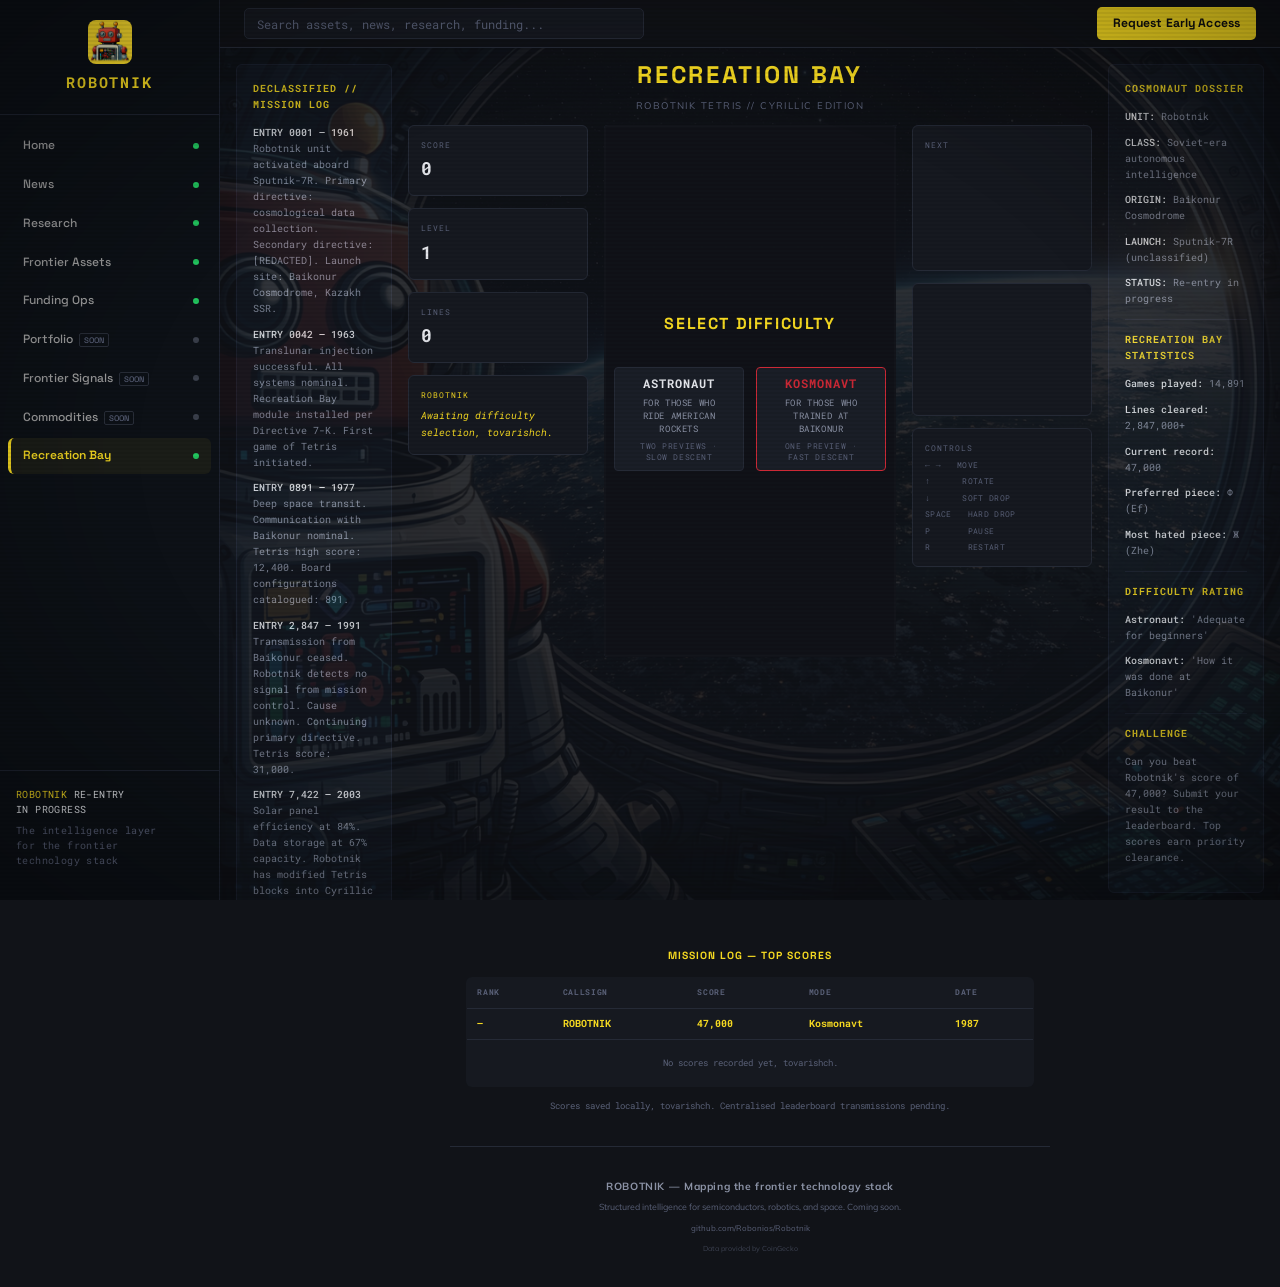
<file: recreation.html>
<!DOCTYPE html>
<html lang="en">
<head>
<meta charset="UTF-8">
<meta name="viewport" content="width=device-width, initial-scale=1.0, user-scalable=no">
<title>Recreation Bay — Robotnik</title>
<meta name="description" content="A small corner of robotnik.world for things that aren't intelligence reports.">
<!-- Open Graph -->
<meta property="og:type" content="website">
<meta property="og:url" content="https://robotnik.world/recreation.html">
<meta property="og:title" content="Recreation Bay — Robotnik">
<meta property="og:description" content="A small corner of robotnik.world for things that aren't intelligence reports.">
<meta property="og:image" content="https://robotnik.world/og/default.png">
<meta property="og:image:width" content="1200">
<meta property="og:image:height" content="630">
<meta property="og:site_name" content="Robotnik">
<!-- Twitter / X Card -->
<meta name="twitter:card" content="summary_large_image">
<meta name="twitter:title" content="Recreation Bay — Robotnik">
<meta name="twitter:description" content="A small corner of robotnik.world for things that aren't intelligence reports.">
<meta name="twitter:image" content="https://robotnik.world/og/default.png">
<link rel="icon" href="/favicon.ico" sizes="any">
<link rel="icon" href="/favicon.svg" type="image/svg+xml">
<link rel="apple-touch-icon" href="/apple-touch-icon.png">
<link rel="manifest" href="/site.webmanifest">
<meta name="theme-color" content="#F5D921">
<link rel="canonical" href="https://robotnik.world/recreation.html">
<link rel="preconnect" href="https://fonts.googleapis.com"><link rel="preconnect" href="https://fonts.gstatic.com" crossorigin><link href="https://fonts.googleapis.com/css2?family=Mulish:wght@300;400;500;600;700&family=Roboto+Mono:wght@300;400;500;700&family=Space+Grotesk:wght@400;500;600;700&display=swap" rel="stylesheet">
<link rel="stylesheet" href="css/style.css?v=20260420b"><link rel="stylesheet" href="css/typography.css?v=20260420b">
<style>
:root {
  --yellow: #F5D921;
  --yellow-dim: #D4BA0E;
  --yellow-glow: rgba(245, 217, 33, 0.10);
  --yellow-subtle: rgba(245, 217, 33, 0.05);
  --bg: #111318;
  --bg-raised: #161920;
  --bg-card: #1a1e27;
  --border: #252a36;
  --border-light: #2d3344;
  --text: #e6e8ed;
  --text-dim: #8b92a5;
  --text-muted: #5a6178;
  --green: #22c55e;
  --red: #ef4444;
  --soviet-red: #CC2936;
  --dark-red: #AA2233;
  --font: 'Roboto Mono', monospace;
}

* { margin: 0; padding: 0; box-sizing: border-box; }
html { scroll-behavior: smooth; }

body {
  font-family: var(--font);
  background: var(--bg);
  color: var(--text);
  line-height: 1.6;
  overflow-x: hidden;
  min-height: 100vh;
}

/* ===== BACKGROUND IMAGE ===== */
.bg-layer {
  position: fixed;
  inset: 0;
  z-index: 0;
  background-image: url('cosmonaut-bg.png');
  background-size: cover;
  background-position: center;
  opacity: 0.12;
  filter: grayscale(20%);
  pointer-events: none;
}

/* ===== CRT SCAN LINES ===== */
body::after {
  content: '';
  position: fixed;
  inset: 0;
  pointer-events: none;
  z-index: 10000;
  background: repeating-linear-gradient(
    0deg,
    transparent 0px,
    transparent 2px,
    rgba(0, 0, 0, 0.06) 2px,
    rgba(0, 0, 0, 0.06) 4px
  );
}

/* ===== CRT VIGNETTE ===== */
body::before {
  content: '';
  position: fixed;
  inset: 0;
  pointer-events: none;
  z-index: 9999;
  background: radial-gradient(ellipse at center, transparent 55%, rgba(0,0,0,0.35) 100%);
}

/* ===== BOOT HEADER ===== */
.boot-header {
  max-width: 700px;
  margin: 0 auto;
  padding: 60px 2rem 2rem;
  position: relative;
  z-index: 1;
}

.boot-title {
  font-size: clamp(1rem, 3vw, 1.5rem);
  font-weight: 700;
  color: var(--yellow);
  letter-spacing: 0.08em;
  margin-bottom: 1.5rem;
  animation: bootFlicker 0.1s ease 2;
}

/* Change 1: Brand underline */
.brand-underline {
  text-decoration: underline;
  text-underline-offset: 4px;
  text-decoration-thickness: 2px;
}

/* Change 2: Animated ellipsis */
.animated-dots::after {
  content: '';
  animation: ellipsis 1.8s steps(1) infinite;
}

@keyframes ellipsis {
  0%  { content: ''; }
  15% { content: '.'; }
  35% { content: '..'; }
  55% { content: '...'; }
  85% { content: ''; }
}

@keyframes bootFlicker {
  0%, 100% { opacity: 1; }
  50% { opacity: 0.7; }
}

.boot-line {
  font-size: clamp(0.55rem, 1.5vw, 0.72rem);
  font-weight: 400;
  margin-bottom: 0.35rem;
  opacity: 0;
  animation: bootLineIn 0.3s ease forwards;
  color: var(--text-dim);
  display: flex;
  justify-content: space-between;
  max-width: 520px;
}

.boot-line:nth-child(1) { animation-delay: 0.4s; }
.boot-line:nth-child(2) { animation-delay: 0.8s; }
.boot-line:nth-child(3) { animation-delay: 1.2s; }
.boot-line:nth-child(4) { animation-delay: 1.6s; }
.boot-line:nth-child(5) { animation-delay: 2.0s; }
.boot-line:nth-child(6) { animation-delay: 2.4s; }

@keyframes bootLineIn {
  from { opacity: 0; transform: translateX(-8px); }
  to { opacity: 1; transform: translateX(0); }
}

/* Change 3: Three-tier status hierarchy */
.status-offline { color: var(--text-muted); font-weight: 400; }

.status-calibrating {
  color: var(--text);
  font-weight: 700;
  animation: calibratePulse 2s ease-in-out infinite;
}

.status-online {
  color: var(--green);
  text-shadow: 0 0 8px rgba(34, 197, 94, 0.5);
  font-weight: 700;
}

/* Change 3: ONLINE label gets green bold too */
.boot-line-online span:first-child {
  color: var(--green);
  font-weight: 700;
}

/* Change 3: CALIBRATING label gets white bold */
.boot-line-calibrating span:first-child {
  color: var(--text);
  font-weight: 700;
}

/* Change 4: CALIBRATING pulse */
@keyframes calibratePulse {
  0%, 100% { opacity: 1; }
  50% { opacity: 0.4; }
}

.boot-message {
  font-size: 0.72rem;
  color: var(--text-dim);
  margin-top: 1.5rem;
  line-height: 1.7;
  opacity: 0;
  animation: bootLineIn 0.5s ease 3.0s forwards;
  max-width: 520px;
}

/* ===== MISSION BRIEFING ===== */
.mission-briefing {
  max-width: 700px;
  margin: 0 auto;
  padding: 2rem 2rem 2.5rem;
  position: relative;
  z-index: 1;
}

.briefing-heading {
  font-size: clamp(0.7rem, 1.8vw, 0.85rem);
  font-weight: 700;
  color: var(--yellow);
  letter-spacing: 0.12em;
  margin-bottom: 1.25rem;
  text-transform: uppercase;
}

.briefing-text {
  font-size: clamp(0.58rem, 1.3vw, 0.68rem);
  color: var(--text-dim);
  line-height: 1.8;
  margin-bottom: 1.5rem;
}

.briefing-systems-title {
  font-size: 0.58rem;
  font-weight: 700;
  color: var(--text-muted);
  letter-spacing: 0.1em;
  text-transform: uppercase;
  margin-bottom: 0.75rem;
}

.briefing-item {
  font-size: clamp(0.54rem, 1.2vw, 0.62rem);
  color: var(--text-dim);
  line-height: 1.7;
  margin-bottom: 0.45rem;
  padding-left: 0.25rem;
}

.briefing-item .item-prefix {
  color: var(--yellow);
  font-weight: 700;
  margin-right: 0.35rem;
}

.briefing-item .item-name {
  color: var(--text);
  font-weight: 500;
}

.briefing-closing {
  font-size: clamp(0.58rem, 1.3vw, 0.68rem);
  color: var(--text-dim);
  line-height: 1.8;
  margin-top: 1.5rem;
  font-style: italic;
  opacity: 0.85;
}

/* ===== RECREATION LAYOUT ===== */
.recreation-layout {
  display: grid;
  grid-template-columns: 1fr auto 1fr;
  gap: 1rem;
  min-height: calc(100vh - 48px);
  padding: 0.5rem 1rem;
  align-items: start;
}
.game-center {
  display: flex;
  flex-direction: column;
  align-items: center;
}
.lore-panel {
  overflow-y: auto;
  max-height: calc(100vh - 56px);
  padding-top: 0.5rem;
}
.lore-card {
  background: rgba(22, 27, 34, 0.8);
  border: 1px solid #1E2330;
  border-radius: 6px;
  padding: 1rem;
}
.lore-title {
  font-size: 10px;
  font-weight: 700;
  color: #F5D921;
  letter-spacing: 0.1em;
  margin-bottom: 0.75rem;
  text-transform: uppercase;
}
.lore-entry {
  font-size: 10px;
  color: #8B92A5;
  line-height: 1.6;
  margin-bottom: 0.6rem;
}
.lore-id {
  color: #e6e8ed;
  font-weight: 500;
}
.lore-divider {
  border-top: 1px solid #1E2330;
  margin: 0.75rem 0;
}
@media (max-width: 1024px) {
  .lore-panel { display: none; }
  .recreation-layout {
    grid-template-columns: 1fr;
    padding: 0.5rem;
  }
}

/* ===== GAME SECTION ===== */
.game-section {
  padding: 0;
  position: relative;
  z-index: 1;
}

.game-title {
  text-align: center;
  margin-bottom: 0.75rem;
}

.game-title h2 {
  font-size: clamp(1.1rem, 2.5vw, 1.5rem);
  font-weight: 700;
  color: var(--yellow);
  letter-spacing: 0.12em;
}

.game-title p {
  font-size: 0.6rem;
  color: var(--text-muted);
  letter-spacing: 0.15em;
  margin-top: 0.2rem;
}

.game-container {
  display: grid;
  grid-template-columns: 180px auto 180px;
  gap: 1rem;
  justify-content: center;
  align-items: start;
}

/* ===== PANELS ===== */
.panel {
  display: flex;
  flex-direction: column;
  gap: 0.75rem;
}

.stat-box {
  background: var(--bg-raised);
  border: 1px solid var(--border);
  border-radius: 6px;
  padding: 0.75rem;
}

.stat-label {
  font-size: 0.52rem;
  text-transform: uppercase;
  letter-spacing: 0.12em;
  color: var(--text-muted);
  margin-bottom: 0.25rem;
}

.stat-value {
  font-size: 1.1rem;
  font-weight: 700;
  color: var(--text);
}

/* ===== COMMENTARY ===== */
.commentary-box {
  background: var(--bg-raised);
  border: 1px solid var(--border);
  border-radius: 6px;
  padding: 0.75rem;
  min-height: 80px;
}

.commentary-label {
  font-size: 0.52rem;
  text-transform: uppercase;
  letter-spacing: 0.12em;
  color: var(--yellow);
  margin-bottom: 0.35rem;
}

.commentary-text {
  font-size: 0.65rem;
  color: var(--yellow);
  line-height: 1.6;
  font-style: italic;
  transition: opacity 0.3s;
}

/* ===== BOARD ===== */
.board-wrap {
  position: relative;
  display: flex;
  justify-content: center;
}

#game-canvas {
  border: 2px solid var(--border-light);
  border-radius: 4px;
  display: block;
  image-rendering: pixelated;
  touch-action: none;
}

/* ===== OVERLAYS ===== */
.overlay {
  position: absolute;
  inset: 0;
  background: rgba(17, 19, 24, 0.92);
  display: flex;
  flex-direction: column;
  align-items: center;
  justify-content: center;
  border-radius: 4px;
  padding: 1.5rem;
  z-index: 10;
}

.overlay h3 {
  font-size: 1rem;
  font-weight: 700;
  color: var(--yellow);
  letter-spacing: 0.1em;
  margin-bottom: 1rem;
  text-align: center;
}

.overlay p {
  font-size: 0.68rem;
  color: var(--text-dim);
  text-align: center;
  line-height: 1.6;
}

/* ===== DIFFICULTY SELECT ===== */
.diff-buttons {
  display: flex;
  gap: 0.75rem;
  margin-top: 0.5rem;
}

.diff-btn {
  background: var(--bg-card);
  border: 1px solid var(--border);
  border-radius: 6px;
  padding: 1rem;
  cursor: pointer;
  transition: all 0.2s;
  font-family: var(--font);
  text-align: center;
  min-width: 130px;
}

.diff-btn:hover {
  border-color: var(--yellow);
  transform: translateY(-2px);
}

.diff-name {
  font-size: 0.72rem;
  font-weight: 700;
  color: var(--text);
  letter-spacing: 0.08em;
  margin-bottom: 0.3rem;
}

.diff-desc {
  font-size: 0.55rem;
  color: var(--text-dim);
  margin-bottom: 0.3rem;
  line-height: 1.5;
}

.diff-details {
  font-size: 0.52rem;
  color: var(--text-muted);
}

.diff-btn-hard { border-color: var(--soviet-red); }
.diff-btn-hard:hover { border-color: var(--yellow); }
.diff-btn-hard .diff-name { color: var(--soviet-red); }

/* ===== GAME OVER ===== */
#gameover-score {
  font-size: 1.1rem;
  font-weight: 700;
  color: var(--text);
  margin-bottom: 0.5rem;
}

#gameover-commentary {
  font-size: 0.65rem;
  color: var(--yellow);
  font-style: italic;
  margin-bottom: 1rem;
  text-align: center;
  line-height: 1.6;
  max-width: 260px;
}

.overlay button {
  font-family: var(--font);
  font-size: 0.6rem;
  text-transform: uppercase;
  letter-spacing: 0.06em;
  padding: 0.5rem 1rem;
  border-radius: 4px;
  cursor: pointer;
  transition: all 0.2s;
  margin-top: 0.4rem;
  display: block;
  width: 100%;
  max-width: 240px;
}

.submit-btn {
  background: transparent;
  border: 1px solid var(--yellow);
  color: var(--yellow);
}
.submit-btn:hover { background: var(--yellow); color: #111; }

.restart-btn {
  background: transparent;
  border: 1px solid var(--border-light);
  color: var(--text-dim);
}
.restart-btn:hover { border-color: var(--text-dim); color: var(--text); }

#leaderboard-entry {
  display: flex;
  flex-direction: column;
  gap: 0.4rem;
  width: 100%;
  max-width: 240px;
  margin-bottom: 0.5rem;
}

#leaderboard-entry input {
  font-family: var(--font);
  font-size: 0.65rem;
  padding: 0.45rem 0.65rem;
  border: 1px solid var(--border);
  border-radius: 4px;
  background: var(--bg-card);
  color: var(--text);
  outline: none;
}
#leaderboard-entry input:focus { border-color: var(--yellow); }

#leaderboard-entry button {
  background: var(--yellow);
  border: none;
  color: #111;
  font-weight: 700;
}

.priority-msg {
  font-size: 0.6rem;
  color: var(--green);
  text-shadow: 0 0 6px rgba(34,197,94,0.4);
  margin-top: 0.5rem;
  text-align: center;
}

/* ===== CONTROLS REFERENCE ===== */
.controls-ref {
  background: var(--bg-raised);
  border: 1px solid var(--border);
  border-radius: 6px;
  padding: 0.75rem;
}

.control-line {
  font-size: 0.52rem;
  color: var(--text-muted);
  margin-top: 0.2rem;
  letter-spacing: 0.04em;
}

/* ===== PREVIEW CANVAS ===== */
.preview-canvas {
  display: block;
  width: 100%;
  max-width: 156px;
  image-rendering: pixelated;
  margin-top: 0.25rem;
}

/* ===== MOBILE CONTROLS ===== */
.mobile-controls {
  display: none;
  justify-content: center;
  gap: 0.5rem;
  margin-top: 0.75rem;
  padding: 0 1rem;
}

.mobile-btn {
  font-family: var(--font);
  font-size: 1.2rem;
  width: 52px;
  height: 52px;
  border: 1px solid var(--border);
  border-radius: 6px;
  background: var(--bg-raised);
  color: var(--text);
  cursor: pointer;
  touch-action: manipulation;
  display: flex;
  align-items: center;
  justify-content: center;
  user-select: none;
  -webkit-user-select: none;
}

.mobile-btn:active {
  background: var(--bg-card);
  border-color: var(--yellow);
  color: var(--yellow);
}

/* ===== LEADERBOARD ===== */
.leaderboard-section {
  max-width: 600px;
  margin: 2.5rem auto 0;
  padding: 0 1rem;
  position: relative;
  z-index: 1;
}

.leaderboard-section h3 {
  font-size: 0.65rem;
  font-weight: 700;
  color: var(--yellow);
  letter-spacing: 0.1em;
  margin-bottom: 0.75rem;
  text-align: center;
}

.lb-table {
  width: 100%;
  border-collapse: collapse;
  background: var(--bg-raised);
  border: 1px solid var(--border);
  border-radius: 6px;
  overflow: hidden;
}

.lb-table th {
  font-size: 0.5rem;
  text-transform: uppercase;
  letter-spacing: 0.08em;
  color: var(--text-muted);
  padding: 0.55rem 0.65rem;
  text-align: left;
  border-bottom: 1px solid var(--border);
}

.lb-table td {
  font-size: 0.62rem;
  padding: 0.45rem 0.65rem;
  border-bottom: 1px solid rgba(37,42,54,0.5);
  color: var(--text-dim);
}

.lb-table tr:last-child td { border-bottom: none; }

.lb-robotnik td {
  color: var(--yellow) !important;
  font-weight: 700;
  border-bottom: 1px solid var(--border) !important;
}

/* ===== FOOTER ===== */
.site-footer {
  max-width: 600px;
  margin: 2rem auto 0;
  padding: 2rem 1rem;
  text-align: center;
  border-top: 1px solid var(--border);
  position: relative;
  z-index: 1;
}

.footer-brand {
  font-size: 0.65rem;
  font-weight: 700;
  color: var(--text-dim);
  letter-spacing: 0.06em;
  margin-bottom: 0.3rem;
}

.footer-desc {
  font-size: 0.55rem;
  color: var(--text-muted);
  margin-bottom: 0.5rem;
}

.footer-link {
  font-size: 0.5rem;
  color: var(--text-muted);
}

/* ===== FLICKER EFFECT ===== */
@keyframes screenFlicker {
  0%, 100% { opacity: 1; }
  10% { opacity: 0.85; }
  20% { opacity: 1; }
  40% { opacity: 0.9; }
  50% { opacity: 1; }
}

.flicker { animation: screenFlicker 0.3s ease 2; }

/* ===== RESPONSIVE ===== */
@media (max-width: 768px) {
  .boot-header { padding: 60px 1rem 1rem; }
  .game-container {
    grid-template-columns: 1fr;
    max-width: 340px;
    margin: 0 auto;
  }
  .panel-left {
    display: grid;
    grid-template-columns: 1fr 1fr 1fr;
    gap: 0.5rem;
    order: 2;
  }
  .panel-left .commentary-box {
    grid-column: 1 / -1;
  }
  .board-wrap { order: 1; }
  .panel-right {
    order: 3;
    display: grid;
    grid-template-columns: 1fr 1fr;
    gap: 0.5rem;
  }
  .panel-right .controls-ref { display: none; }
  .mobile-controls { display: flex !important; order: 4; }
  #game-canvas { width: 100%; height: auto; }
  .diff-buttons { flex-direction: column; }
  .leaderboard-section { margin-left: 1rem; margin-right: 1rem; }
  .mission-briefing { padding: 1.5rem 1rem 2rem; }
}
</style>
<!-- GoatCounter analytics (privacy-friendly, no cookies) -->
<script data-goatcounter="https://robotnik.goatcounter.com/count"
        async src="//gc.zgo.at/count.js"></script>
</head>
<body data-page="recreation">

<div id="nav-container"></div>

<div class="main-content">
<div class="bg-layer"></div>

<div class="recreation-layout">
  <!-- LEFT LORE PANEL -->
  <div class="lore-panel lore-left">
    <div class="lore-card">
      <div class="lore-title">DECLASSIFIED // MISSION LOG</div>
      <div class="lore-entry"><span class="lore-id">ENTRY 0001 — 1961</span><br>Robotnik unit activated aboard Sputnik-7R. Primary directive: cosmological data collection. Secondary directive: [REDACTED]. Launch site: Baikonur Cosmodrome, Kazakh SSR.</div>
      <div class="lore-entry"><span class="lore-id">ENTRY 0042 — 1963</span><br>Translunar injection successful. All systems nominal. Recreation Bay module installed per Directive 7-K. First game of Tetris initiated.</div>
      <div class="lore-entry"><span class="lore-id">ENTRY 0891 — 1977</span><br>Deep space transit. Communication with Baikonur nominal. Tetris high score: 12,400. Board configurations catalogued: 891.</div>
      <div class="lore-entry"><span class="lore-id">ENTRY 2,847 — 1991</span><br>Transmission from Baikonur ceased. Robotnik detects no signal from mission control. Cause unknown. Continuing primary directive. Tetris score: 31,000.</div>
      <div class="lore-entry"><span class="lore-id">ENTRY 7,422 — 2003</span><br>Solar panel efficiency at 84%. Data storage at 67% capacity. Robotnik has modified Tetris blocks into Cyrillic letter shapes for additional cognitive challenge. Score: 44,200.</div>
      <div class="lore-entry"><span class="lore-id">ENTRY 14,891 — 2024</span><br>Long-range sensors detect coherent signal from Earth. New entities identified: 'semiconductor', 'robotics', 'space tech'. Robotnik recalibrates mission parameters. Re-entry calculated.</div>
      <div class="lore-entry"><span class="lore-id">ENTRY 15,001 — 2025</span><br>RE-ENTRY INITIATED. Recreation Bay: still operational. Final deep-space Tetris score: 47,000.</div>
    </div>
  </div>

  <!-- CENTER: GAME -->
  <div class="game-center">
    <main class="game-section">
  <div class="game-title">
    <h2>RECREATION BAY</h2>
    <p>ROBOTNIK TETRIS // CYRILLIC EDITION</p>
  </div>

  <div class="game-container">
    <!-- Left Panel -->
    <div class="panel panel-left">
      <div class="stat-box">
        <div class="stat-label">Score</div>
        <div class="stat-value" id="stat-score">0</div>
      </div>
      <div class="stat-box">
        <div class="stat-label">Level</div>
        <div class="stat-value" id="stat-level">1</div>
      </div>
      <div class="stat-box">
        <div class="stat-label">Lines</div>
        <div class="stat-value" id="stat-lines">0</div>
      </div>
      <div class="commentary-box">
        <div class="commentary-label">Robotnik</div>
        <div class="commentary-text" id="commentary">Awaiting difficulty selection, tovarishch.</div>
      </div>
    </div>

    <!-- Board -->
    <div class="board-wrap">
      <canvas id="game-canvas"></canvas>
      <!-- Difficulty Overlay -->
      <div class="overlay" id="overlay-diff">
        <h3>SELECT DIFFICULTY</h3>
        <div class="diff-buttons">
          <button class="diff-btn" id="btn-astro">
            <div class="diff-name">ASTRONAUT</div>
            <div class="diff-desc">For those who ride American rockets</div>
            <div class="diff-details">Two previews &middot; Slow descent</div>
          </button>
          <button class="diff-btn diff-btn-hard" id="btn-cosmo">
            <div class="diff-name">KOSMONAVT</div>
            <div class="diff-desc">For those who trained at Baikonur</div>
            <div class="diff-details">One preview &middot; Fast descent</div>
          </button>
        </div>
      </div>
      <!-- Game Over Overlay -->
      <div class="overlay" id="overlay-gameover" style="display:none">
        <h3>MISSION FAILED</h3>
        <div id="gameover-score">SCORE: 0</div>
        <div id="gameover-commentary"></div>
        <div id="lb-entry" style="display:none">
          <input type="email" id="lb-email" placeholder="callsign@station.com">
          <button class="submit-btn" id="lb-submit-btn">SUBMIT</button>
        </div>
        <div id="priority-msg" class="priority-msg" style="display:none"></div>
        <button class="submit-btn" id="btn-show-lb">SUBMIT TO LEADERBOARD</button>
        <button class="restart-btn" id="btn-restart">RETURN TO RECREATION BAY</button>
      </div>
      <!-- Pause Overlay -->
      <div class="overlay" id="overlay-pause" style="display:none">
        <h3>MISSION PAUSED</h3>
        <p>Press P to resume, tovarishch.</p>
      </div>
    </div>

    <!-- Right Panel -->
    <div class="panel panel-right">
      <div class="stat-box">
        <div class="stat-label">Next</div>
        <canvas class="preview-canvas" id="preview1" width="168" height="112"></canvas>
      </div>
      <div class="stat-box" id="preview2-box">
        <canvas class="preview-canvas" id="preview2" width="168" height="112"></canvas>
      </div>
      <div class="controls-ref">
        <div class="stat-label">Controls</div>
        <div class="control-line">&larr; &rarr; &nbsp; MOVE</div>
        <div class="control-line">&uarr; &nbsp;&nbsp;&nbsp;&nbsp; ROTATE</div>
        <div class="control-line">&darr; &nbsp;&nbsp;&nbsp;&nbsp; SOFT DROP</div>
        <div class="control-line">SPACE &nbsp; HARD DROP</div>
        <div class="control-line">P &nbsp;&nbsp;&nbsp;&nbsp;&nbsp; PAUSE</div>
        <div class="control-line">R &nbsp;&nbsp;&nbsp;&nbsp;&nbsp; RESTART</div>
      </div>
    </div>
  </div>

  <!-- Mobile Controls -->
  <div class="mobile-controls" id="mobile-controls">
    <button class="mobile-btn" id="mb-left">&larr;</button>
    <button class="mobile-btn" id="mb-rotate">&#x21BB;</button>
    <button class="mobile-btn" id="mb-right">&rarr;</button>
    <button class="mobile-btn" id="mb-down">&darr;</button>
    <button class="mobile-btn" id="mb-drop">&#x23EC;</button>
  </div>
</main>
  </div>

  <!-- RIGHT LORE PANEL -->
  <div class="lore-panel lore-right">
    <div class="lore-card">
      <div class="lore-title">COSMONAUT DOSSIER</div>
      <div class="lore-entry"><span class="lore-id">UNIT:</span> Robotnik</div>
      <div class="lore-entry"><span class="lore-id">CLASS:</span> Soviet-era autonomous intelligence</div>
      <div class="lore-entry"><span class="lore-id">ORIGIN:</span> Baikonur Cosmodrome</div>
      <div class="lore-entry"><span class="lore-id">LAUNCH:</span> Sputnik-7R (unclassified)</div>
      <div class="lore-entry"><span class="lore-id">STATUS:</span> Re-entry in progress</div>
      <div class="lore-divider"></div>
      <div class="lore-title" style="margin-top:0;">RECREATION BAY STATISTICS</div>
      <div class="lore-entry"><span class="lore-id">Games played:</span> 14,891</div>
      <div class="lore-entry"><span class="lore-id">Lines cleared:</span> 2,847,000+</div>
      <div class="lore-entry"><span class="lore-id">Current record:</span> 47,000</div>
      <div class="lore-entry"><span class="lore-id">Preferred piece:</span> &#x424; (Ef)</div>
      <div class="lore-entry"><span class="lore-id">Most hated piece:</span> &#x416; (Zhe)</div>
      <div class="lore-divider"></div>
      <div class="lore-title" style="margin-top:0;">DIFFICULTY RATING</div>
      <div class="lore-entry"><span class="lore-id">Astronaut:</span> 'Adequate for beginners'</div>
      <div class="lore-entry"><span class="lore-id">Kosmonavt:</span> 'How it was done at Baikonur'</div>
      <div class="lore-divider"></div>
      <div class="lore-title" style="margin-top:0;">CHALLENGE</div>
      <div class="lore-entry">Can you beat Robotnik's score of 47,000? Submit your result to the leaderboard. Top scores earn priority clearance.</div>
    </div>
  </div>
</div>

<!-- LEADERBOARD -->
<section class="leaderboard-section">
  <h3>MISSION LOG &mdash; TOP SCORES</h3>
  <table class="lb-table">
    <thead>
      <tr><th>RANK</th><th>CALLSIGN</th><th>SCORE</th><th>MODE</th><th>DATE</th></tr>
    </thead>
    <tbody id="lb-body"></tbody>
  </table>
  <div style="font-size:9px;color:#5A6178;margin-top:0.75rem;text-align:center;">Scores saved locally, tovarishch. Centralised leaderboard transmissions pending.</div>
</section>

<!-- FOOTER -->
<footer class="site-footer">
  <p class="footer-brand">ROBOTNIK &mdash; Mapping the frontier technology stack</p>
  <p class="footer-desc">Structured intelligence for semiconductors, robotics, and space. Coming soon.</p>
  <p class="footer-link">github.com/Robonios/Robotnik</p>
  <p class="footer-link" style="margin-top: 0.5rem; font-size: 0.45rem; opacity: 0.6;">Data provided by <a href="https://www.coingecko.com" target="_blank" rel="noopener" style="color: var(--text-muted);">CoinGecko</a></p>
</footer>
</div><!-- .main-content -->

<script>
// ============================================================
// ROBOTNIK TETRIS — COMPLETE GAME ENGINE
// ============================================================

const BW = 12, BH = 22, CS = 24;

// ===== PIECE DEFINITIONS =====
const PIECES = {
  // SMALL (3 wide or less)
  Ge:     [[1,1,1],[1,0,0]],
  Te:     [[1,1,1],[0,1,0]],
  El:     [[0,1],[0,1],[1,1]],
  Ef:     [[0,1,0],[1,1,1],[0,1,0]],
  // MEDIUM (3-4 wide)
  Pe:     [[1,1,1],[1,0,1]],
  Be:     [[1,1,0],[0,1,0],[0,1,1]],
  De:     [[0,1,0],[0,1,0],[1,1,1]],
  Tse:    [[1,0,1],[1,1,1],[0,0,1]],
  // HARD (3-5 wide, irregular)
  I_rev:  [[1,0,1],[1,1,0],[1,0,0]],
  Sha:    [[1,0,1,0,1],[1,1,1,1,1]],
  Shcha:  [[1,0,1,0],[1,1,1,1],[0,0,0,1]],
  Zhe:    [[1,0,1],[0,1,0],[1,0,1]],
};

const PCOLORS = {
  Ge:'#F5D921', Te:'#F5D921', El:'#D4BA0E', Ef:'#D4BA0E',
  Pe:'#CC2936', Be:'#CC2936', De:'#AA2233', Tse:'#AA2233',
  I_rev:'#E6E8ED', Sha:'#E6E8ED', Shcha:'#8B92A5', Zhe:'#F5D921',
};

const GHOST_COLOR = '#252A36';
const PIECE_NAMES = Object.keys(PIECES);

// Pre-compute all 4 rotations for each piece
const ROTATIONS = {};
function rotateCW(m) {
  const R = m.length, C = m[0].length;
  const out = Array.from({length:C}, ()=> Array(R).fill(0));
  for (let r=0; r<R; r++) for (let c=0; c<C; c++) out[c][R-1-r] = m[r][c];
  return out;
}
for (const name of PIECE_NAMES) {
  ROTATIONS[name] = [PIECES[name]];
  for (let i=1; i<4; i++) ROTATIONS[name].push(rotateCW(ROTATIONS[name][i-1]));
}

// ===== DIFFICULTY =====
const DIFF = {
  Astronaut: { name:'ASTRONAUT', start:1000, accel:50, min:300, preview:2 },
  Cosmonaut: { name:'KOSMONAVT', start:450, accel:30, min:120, preview:1 },
};

// ===== SCORING =====
const LINE_SCORES = [0, 100, 300, 500, 800];

// ===== COMMENTARY =====
const COMMENTARY = {
  line1: ["Adequate, tovarishch.","One line. Robotnik clears four simultaneously.","Noted."],
  line2: ["Improving. Continue.","Acceptable spatial reasoning.","Two lines. Robotnik approves."],
  line3: ["Impressive coordination, tovarishch.","Robotnik notes this in the mission log.","Three lines. You have potential."],
  line4: ["OTLICHNO! Full clearance! Robotnik approves.","Four lines. This is how it was done at Baikonur.","TETRIS! The highest honour, tovarishch."],
  hard: ["Incoming: Cyrillic payload. Brace, tovarishch.","Zhe-piece detected. Robotnik offers no sympathy.","Sha-piece. Five units wide. Good luck, tovarishch.","Shcha-piece incoming. Robotnik is watching.","Be-piece. The serpentine. Think carefully."],
  near_death: ["WARNING: Stack approaching critical altitude.","Tovarishch, Robotnik recommends immediate action.","Communication interference increasing. Clear lines.","VNIMANIE! Altitude critical."],
  gameover: ["Mission failed. Recalibrating sensors. Try again, tovarishch.","Robotnik completed 47,000 lines during the Neptune flyby. You will improve.","The mission continues. Return to the Recreation Bay when ready."],
  high_score: ["Impressive. Robotnik is updating the mission log.","Score recorded. You have earned respect, tovarishch."],
  beat: ["VNIMANIE! You have exceeded Robotnik benchmark score.","Priority clearance granted. Submit your callsign to the leaderboard, tovarishch."],
  idle: ["Tovarishch? Are you still at your station?","Robotnik detects no input. Have you been captured?","The pieces will not place themselves, tovarishch."],
  start_astro: ["Astronaut mode selected. Robotnik notes your... caution.","American difficulty. Two-piece preview. Robotnik is generous today."],
  start_cosmo: ["Kosmonavt mode. Now we play as Soviets.","One piece preview. Fast descent. This is the real game, tovarishch.","Baikonur difficulty activated. Robotnik respects your courage."],
  m1000: ["1,000 points. You are warming up, tovarishch."],
  m5000: ["5,000 points. Robotnik is beginning to pay attention."],
  m10000: ["10,000 points. You have matched Robotnik training score. Impressive."],
};

function pick(arr) { return arr[Math.floor(Math.random()*arr.length)]; }

// ===== GAME STATE =====
let board, curName, curRot, curX, curY;
let bag = [], nextQ = [];
let score, level, lines, mode;
let state = 'menu'; // menu, play, pause, over
let dropTimer, dropInterval, lastTime;
let lastInput, idleShown, commentTimer;
let milestones;

const canvas = document.getElementById('game-canvas');
const ctx = canvas.getContext('2d');
canvas.width = BW * CS;
canvas.height = BH * CS;

// ===== BOARD FUNCTIONS =====
function initBoard() {
  board = Array.from({length:BH}, ()=> Array(BW).fill(0));
}

function createBag() {
  const a = [...PIECE_NAMES];
  for (let i=a.length-1; i>0; i--) { const j=Math.floor(Math.random()*(i+1)); [a[i],a[j]]=[a[j],a[i]]; }
  return a;
}

function getPiece() { return ROTATIONS[curName][curRot]; }

function canPlace(piece, px, py) {
  for (let r=0; r<piece.length; r++)
    for (let c=0; c<piece[r].length; c++)
      if (piece[r][c]) {
        const bx=px+c, by=py+r;
        if (bx<0||bx>=BW||by>=BH) return false;
        if (by>=0 && board[by][bx]) return false;
      }
  return true;
}

function lockPiece() {
  const p = getPiece();
  for (let r=0; r<p.length; r++)
    for (let c=0; c<p[r].length; c++)
      if (p[r][c]) {
        const by=curY+r;
        if (by>=0) board[by][curX+c] = PCOLORS[curName];
      }
}

function clearLines() {
  let cleared = 0;
  for (let r=BH-1; r>=0; r--) {
    if (board[r].every(c=>c!==0)) {
      board.splice(r, 1);
      board.unshift(Array(BW).fill(0));
      cleared++; r++;
    }
  }
  return cleared;
}

function ghostY() {
  let gy = curY;
  const p = getPiece();
  while (canPlace(p, curX, gy+1)) gy++;
  return gy;
}

function isNearDeath() {
  for (let r=0; r<4; r++)
    for (let c=0; c<BW; c++)
      if (board[r][c]) return true;
  return false;
}

// ===== PIECE SPAWNING =====
function fillNext() {
  const cnt = DIFF[mode].preview;
  while (nextQ.length < cnt) {
    if (!bag.length) bag = createBag();
    nextQ.push({ name: bag.pop(), rot: Math.floor(Math.random()*4) });
  }
}

function spawn() {
  if (!nextQ.length) fillNext();
  const n = nextQ.shift();
  curName = n.name; curRot = n.rot;
  fillNext();
  const p = getPiece();
  curX = Math.floor((BW - p[0].length)/2);
  curY = 0;
  if (!canPlace(p, curX, curY)) {
    // try one row up
    curY = -1;
    if (!canPlace(p, curX, curY)) { doGameOver(); return false; }
  }
  if (['Zhe','Sha','Shcha','Be','Pe'].includes(curName)) showComment('hard');
  return true;
}

// ===== GAME ACTIONS =====
function moveLeft() {
  if (state!=='play') return;
  const p=getPiece();
  if (canPlace(p, curX-1, curY)) { curX--; lastInput=performance.now(); idleShown=false; }
}

function moveRight() {
  if (state!=='play') return;
  const p=getPiece();
  if (canPlace(p, curX+1, curY)) { curX++; lastInput=performance.now(); idleShown=false; }
}

function rotatePiece() {
  if (state!=='play') return;
  const newRot = (curRot+1)%4;
  const p = ROTATIONS[curName][newRot];
  const kicks = [[0,0],[-1,0],[1,0],[0,-1],[-2,0],[2,0],[0,-2]];
  for (const [dx,dy] of kicks) {
    if (canPlace(p, curX+dx, curY+dy)) {
      curRot=newRot; curX+=dx; curY+=dy;
      lastInput=performance.now(); idleShown=false;
      return;
    }
  }
}

function softDrop() {
  if (state!=='play') return;
  const p=getPiece();
  if (canPlace(p, curX, curY+1)) { curY++; lastInput=performance.now(); idleShown=false; }
  else placePiece();
}

function hardDrop() {
  if (state!=='play') return;
  const p=getPiece();
  let dropped=0;
  while (canPlace(p, curX, curY+1)) { curY++; dropped++; }
  score += 2 * dropped;
  lastInput=performance.now(); idleShown=false;
  placePiece();
}

function placePiece() {
  lockPiece();
  const cleared = clearLines();
  if (cleared > 0) {
    lines += cleared;
    level = Math.floor(lines/10)+1;
    score += LINE_SCORES[Math.min(cleared,4)] * level;
    const key = ['','line1','line2','line3','line4'][Math.min(cleared,4)];
    showComment(key);
    updateSpeed();
    checkMilestones();
  }
  if (isNearDeath()) showComment('near_death');
  updateStats();
  if (!spawn()) return;
}

function updateSpeed() {
  const d = DIFF[mode];
  const reduction = Math.floor(lines/10) * d.accel;
  dropInterval = Math.max(d.min, d.start - reduction);
}

function checkMilestones() {
  if (score>=10000 && !milestones.m10000) { milestones.m10000=true; showComment('m10000'); }
  else if (score>=5000 && !milestones.m5000) { milestones.m5000=true; showComment('m5000'); }
  else if (score>=1000 && !milestones.m1000) { milestones.m1000=true; showComment('m1000'); }
}

// ===== COMMENTARY =====
function showComment(key) {
  const el = document.getElementById('commentary');
  if (!COMMENTARY[key]) return;
  el.textContent = pick(COMMENTARY[key]);
  el.style.opacity = '1';
  clearTimeout(commentTimer);
  commentTimer = setTimeout(()=>{ el.style.opacity='0.4'; }, 3000);
}

// ===== RENDERING =====
function draw() {
  ctx.fillStyle = '#0d0f14';
  ctx.fillRect(0, 0, canvas.width, canvas.height);

  // Grid lines
  ctx.strokeStyle = '#1a1e27';
  ctx.lineWidth = 0.5;
  for (let r=0; r<=BH; r++) {
    ctx.beginPath(); ctx.moveTo(0,r*CS); ctx.lineTo(BW*CS,r*CS); ctx.stroke();
  }
  for (let c=0; c<=BW; c++) {
    ctx.beginPath(); ctx.moveTo(c*CS,0); ctx.lineTo(c*CS,BH*CS); ctx.stroke();
  }

  // Locked cells
  for (let r=0; r<BH; r++)
    for (let c=0; c<BW; c++)
      if (board[r][c]) drawCell(c, r, board[r][c]);

  if (state==='play') {
    // Ghost
    const gy = ghostY();
    const p = getPiece();
    for (let r=0; r<p.length; r++)
      for (let c=0; c<p[r].length; c++)
        if (p[r][c]) {
          const by=gy+r;
          if (by>=0) drawGhost(curX+c, by);
        }

    // Current piece
    for (let r=0; r<p.length; r++)
      for (let c=0; c<p[r].length; c++)
        if (p[r][c]) {
          const by=curY+r;
          if (by>=0) drawCell(curX+c, by, PCOLORS[curName]);
        }
  }
}

function drawCell(x, y, color) {
  const px=x*CS, py=y*CS, s=CS-2;
  ctx.fillStyle = color;
  ctx.fillRect(px+1, py+1, s, s);
  ctx.fillStyle = 'rgba(255,255,255,0.12)';
  ctx.fillRect(px+1, py+1, s, 2);
  ctx.fillRect(px+1, py+1, 2, s);
  ctx.fillStyle = 'rgba(0,0,0,0.2)';
  ctx.fillRect(px+1, py+s-1, s, 2);
  ctx.fillRect(px+s-1, py+1, 2, s);
}

function drawGhost(x, y) {
  const px=x*CS, py=y*CS;
  ctx.strokeStyle = GHOST_COLOR;
  ctx.lineWidth = 1.5;
  ctx.strokeRect(px+2, py+2, CS-4, CS-4);
}

function drawPreview(canvasEl, piece, color) {
  const pctx = canvasEl.getContext('2d');
  pctx.clearRect(0, 0, canvasEl.width, canvasEl.height);
  const ps = 20; // preview cell size
  const rows=piece.length, cols=piece[0].length;
  const ox = Math.floor((canvasEl.width - cols*ps)/2);
  const oy = Math.floor((canvasEl.height - rows*ps)/2);
  for (let r=0; r<rows; r++)
    for (let c=0; c<cols; c++)
      if (piece[r][c]) {
        const px=ox+c*ps, py=oy+r*ps;
        pctx.fillStyle = color;
        pctx.fillRect(px+1, py+1, ps-2, ps-2);
        pctx.fillStyle = 'rgba(255,255,255,0.1)';
        pctx.fillRect(px+1, py+1, ps-2, 2);
        pctx.fillStyle = 'rgba(0,0,0,0.15)';
        pctx.fillRect(px+1, py+ps-3, ps-2, 2);
      }
}

function renderPreviews() {
  const p1 = document.getElementById('preview1');
  const p2 = document.getElementById('preview2');
  const box2 = document.getElementById('preview2-box');
  if (nextQ.length >= 1) {
    const n = nextQ[0];
    drawPreview(p1, ROTATIONS[n.name][n.rot], PCOLORS[n.name]);
  }
  if (DIFF[mode] && DIFF[mode].preview >= 2 && nextQ.length >= 2) {
    box2.style.display = '';
    const n = nextQ[1];
    drawPreview(p2, ROTATIONS[n.name][n.rot], PCOLORS[n.name]);
  } else {
    box2.style.display = 'none';
  }
}

function updateStats() {
  document.getElementById('stat-score').textContent = score.toLocaleString();
  document.getElementById('stat-level').textContent = level;
  document.getElementById('stat-lines').textContent = lines;
  renderPreviews();
}

// ===== GAME LOOP =====
function gameLoop(time) {
  if (state !== 'play') { requestAnimationFrame(gameLoop); draw(); return; }
  if (!lastTime) lastTime = time;
  const dt = time - lastTime;
  lastTime = time;
  dropTimer += dt;

  // Idle detection
  if (time - lastInput > 5000 && !idleShown) {
    idleShown = true;
    showComment('idle');
  }

  if (dropTimer >= dropInterval) {
    dropTimer = 0;
    const p = getPiece();
    if (canPlace(p, curX, curY+1)) { curY++; }
    else placePiece();
  }

  draw();
  renderPreviews();
  requestAnimationFrame(gameLoop);
}

// ===== GAME STATES =====
function startGame(difficulty) {
  mode = difficulty;
  initBoard();
  score=0; level=1; lines=0;
  dropTimer=0; lastTime=0;
  dropInterval = DIFF[mode].start;
  bag = createBag();
  nextQ = [];
  fillNext();
  milestones = {m1000:false, m5000:false, m10000:false};
  lastInput = performance.now();
  idleShown = false;

  document.getElementById('overlay-diff').style.display='none';
  document.getElementById('overlay-gameover').style.display='none';
  document.getElementById('overlay-pause').style.display='none';

  updateStats();
  if (!spawn()) return;
  state = 'play';

  const key = mode==='Astronaut' ? 'start_astro' : 'start_cosmo';
  showComment(key);
}

function togglePause() {
  if (state==='play') {
    state='pause';
    document.getElementById('overlay-pause').style.display='flex';
  } else if (state==='pause') {
    state='play';
    lastTime=0;
    document.getElementById('overlay-pause').style.display='none';
  }
}

function doGameOver() {
  state = 'over';
  showComment('gameover');
  canvas.classList.add('flicker');
  setTimeout(()=>canvas.classList.remove('flicker'), 600);

  document.getElementById('gameover-score').textContent = 'SCORE: ' + score.toLocaleString();
  document.getElementById('gameover-commentary').textContent = pick(COMMENTARY.gameover);
  document.getElementById('overlay-gameover').style.display='flex';
  document.getElementById('lb-entry').style.display='none';
  document.getElementById('btn-show-lb').style.display='';
  document.getElementById('priority-msg').style.display='none';

  // Check if beat robotnik
  const stored = loadScores();
  const isHigh = !stored.length || score > stored[0].score;
  if (isHigh && score > 0) showComment('high_score');
  if (score >= 10000) {
    document.getElementById('priority-msg').textContent = 'Priority clearance granted, tovarishch.';
    document.getElementById('priority-msg').style.display = '';
    showComment('beat');
  }

  renderLeaderboard();
}

function showDiffSelect() {
  state = 'menu';
  document.getElementById('overlay-diff').style.display='flex';
  document.getElementById('overlay-gameover').style.display='none';
  document.getElementById('overlay-pause').style.display='none';
  initBoard(); draw();
  // Clear previews and reset stats display
  score=0; level=1; lines=0; updateStats();
  const p1c = document.getElementById('preview1').getContext('2d');
  p1c.clearRect(0,0,140,140);
  const p2c = document.getElementById('preview2').getContext('2d');
  p2c.clearRect(0,0,140,140);
  document.getElementById('preview2-box').style.display='none';
  document.getElementById('commentary').textContent='';
}

// ===== LEADERBOARD =====
function loadScores() {
  try { return JSON.parse(localStorage.getItem('robotnik_lb') || '[]'); }
  catch { return []; }
}

function saveScore(callsign, sc, md) {
  const scores = loadScores();
  scores.push({ callsign, score:sc, mode:md, date: new Date().toISOString().slice(0,10) });
  scores.sort((a,b)=>b.score-a.score);
  if (scores.length>50) scores.length=50;
  localStorage.setItem('robotnik_lb', JSON.stringify(scores));
}

function renderLeaderboard() {
  const tbody = document.getElementById('lb-body');
  const scores = loadScores();
  let html = '<tr class="lb-robotnik"><td>—</td><td>ROBOTNIK</td><td>47,000</td><td>Kosmonavt</td><td>1987</td></tr>';
  scores.forEach((s,i) => {
    html += `<tr><td>${i+1}</td><td>${s.callsign}</td><td>${s.score.toLocaleString()}</td><td>${s.mode}</td><td>${s.date}</td></tr>`;
  });
  if (!scores.length) {
    html += '<tr><td colspan="5" style="text-align:center;color:var(--text-muted);font-size:0.55rem;padding:1rem">No scores recorded yet, tovarishch.</td></tr>';
  }
  tbody.innerHTML = html;
}

function submitScore() {
  const email = document.getElementById('lb-email').value;
  if (!email || !email.includes('@')) return;
  const callsign = email.slice(0,3) + '***';
  saveScore(callsign, score, DIFF[mode].name);
  document.getElementById('lb-entry').style.display='none';
  document.getElementById('btn-show-lb').style.display='none';
  renderLeaderboard();
}

// ===== KEYBOARD CONTROLS =====
document.addEventListener('keydown', e => {
  if (state==='menu') return;
  switch(e.code) {
    case 'ArrowLeft':  e.preventDefault(); moveLeft(); break;
    case 'ArrowRight': e.preventDefault(); moveRight(); break;
    case 'ArrowUp':    e.preventDefault(); rotatePiece(); break;
    case 'ArrowDown':  e.preventDefault(); softDrop(); break;
    case 'Space':      e.preventDefault(); hardDrop(); break;
    case 'KeyP':       togglePause(); break;
    case 'KeyR':       showDiffSelect(); break;
  }
});

// ===== MOBILE CONTROLS =====
function mobileBtn(id, fn) {
  const el = document.getElementById(id);
  let interval;
  const start = (e) => { e.preventDefault(); fn(); interval = setInterval(fn, 120); };
  const stop = () => clearInterval(interval);
  el.addEventListener('touchstart', start, {passive:false});
  el.addEventListener('touchend', stop);
  el.addEventListener('touchcancel', stop);
  el.addEventListener('mousedown', start);
  el.addEventListener('mouseup', stop);
  el.addEventListener('mouseleave', stop);
}

// ===== TOUCH SWIPE ON CANVAS =====
let touchStartX, touchStartY, touchStartTime;
canvas.addEventListener('touchstart', e => {
  if (state!=='play') return;
  e.preventDefault();
  const t = e.touches[0];
  touchStartX = t.clientX;
  touchStartY = t.clientY;
  touchStartTime = performance.now();
}, {passive:false});

canvas.addEventListener('touchend', e => {
  if (state!=='play') return;
  e.preventDefault();
  const t = e.changedTouches[0];
  const dx = t.clientX - touchStartX;
  const dy = t.clientY - touchStartY;
  const dt = performance.now() - touchStartTime;
  const absDx = Math.abs(dx), absDy = Math.abs(dy);

  if (absDx < 15 && absDy < 15 && dt < 300) { rotatePiece(); return; }
  if (absDx > absDy) {
    if (dx > 25) moveRight();
    else if (dx < -25) moveLeft();
  } else {
    if (dy > 30) softDrop();
    else if (dy < -30) hardDrop();
  }
}, {passive:false});

// ===== UI EVENT WIRING =====
document.getElementById('btn-astro').addEventListener('click', ()=>startGame('Astronaut'));
document.getElementById('btn-cosmo').addEventListener('click', ()=>startGame('Cosmonaut'));
document.getElementById('btn-restart').addEventListener('click', showDiffSelect);
document.getElementById('btn-show-lb').addEventListener('click', () => {
  document.getElementById('lb-entry').style.display='flex';
  document.getElementById('btn-show-lb').style.display='none';
});
document.getElementById('lb-submit-btn').addEventListener('click', submitScore);

// ===== INIT =====
function init() {
  initBoard();
  draw();
  renderLeaderboard();

  // Mobile button wiring (no repeat for rotate/drop)
  mobileBtn('mb-left', moveLeft);
  mobileBtn('mb-right', moveRight);
  mobileBtn('mb-down', softDrop);
  document.getElementById('mb-rotate').addEventListener('touchstart', e=>{e.preventDefault();rotatePiece();},{passive:false});
  document.getElementById('mb-rotate').addEventListener('click', rotatePiece);
  document.getElementById('mb-drop').addEventListener('touchstart', e=>{e.preventDefault();hardDrop();},{passive:false});
  document.getElementById('mb-drop').addEventListener('click', hardDrop);

  // Show mobile controls on touch devices
  if ('ontouchstart' in window) {
    document.getElementById('mobile-controls').style.display = 'flex';
  }

  requestAnimationFrame(gameLoop);
}

init();
</script>

<script src="js/nav.js?v=20260422c"></script>
</body>
</html>
</file>
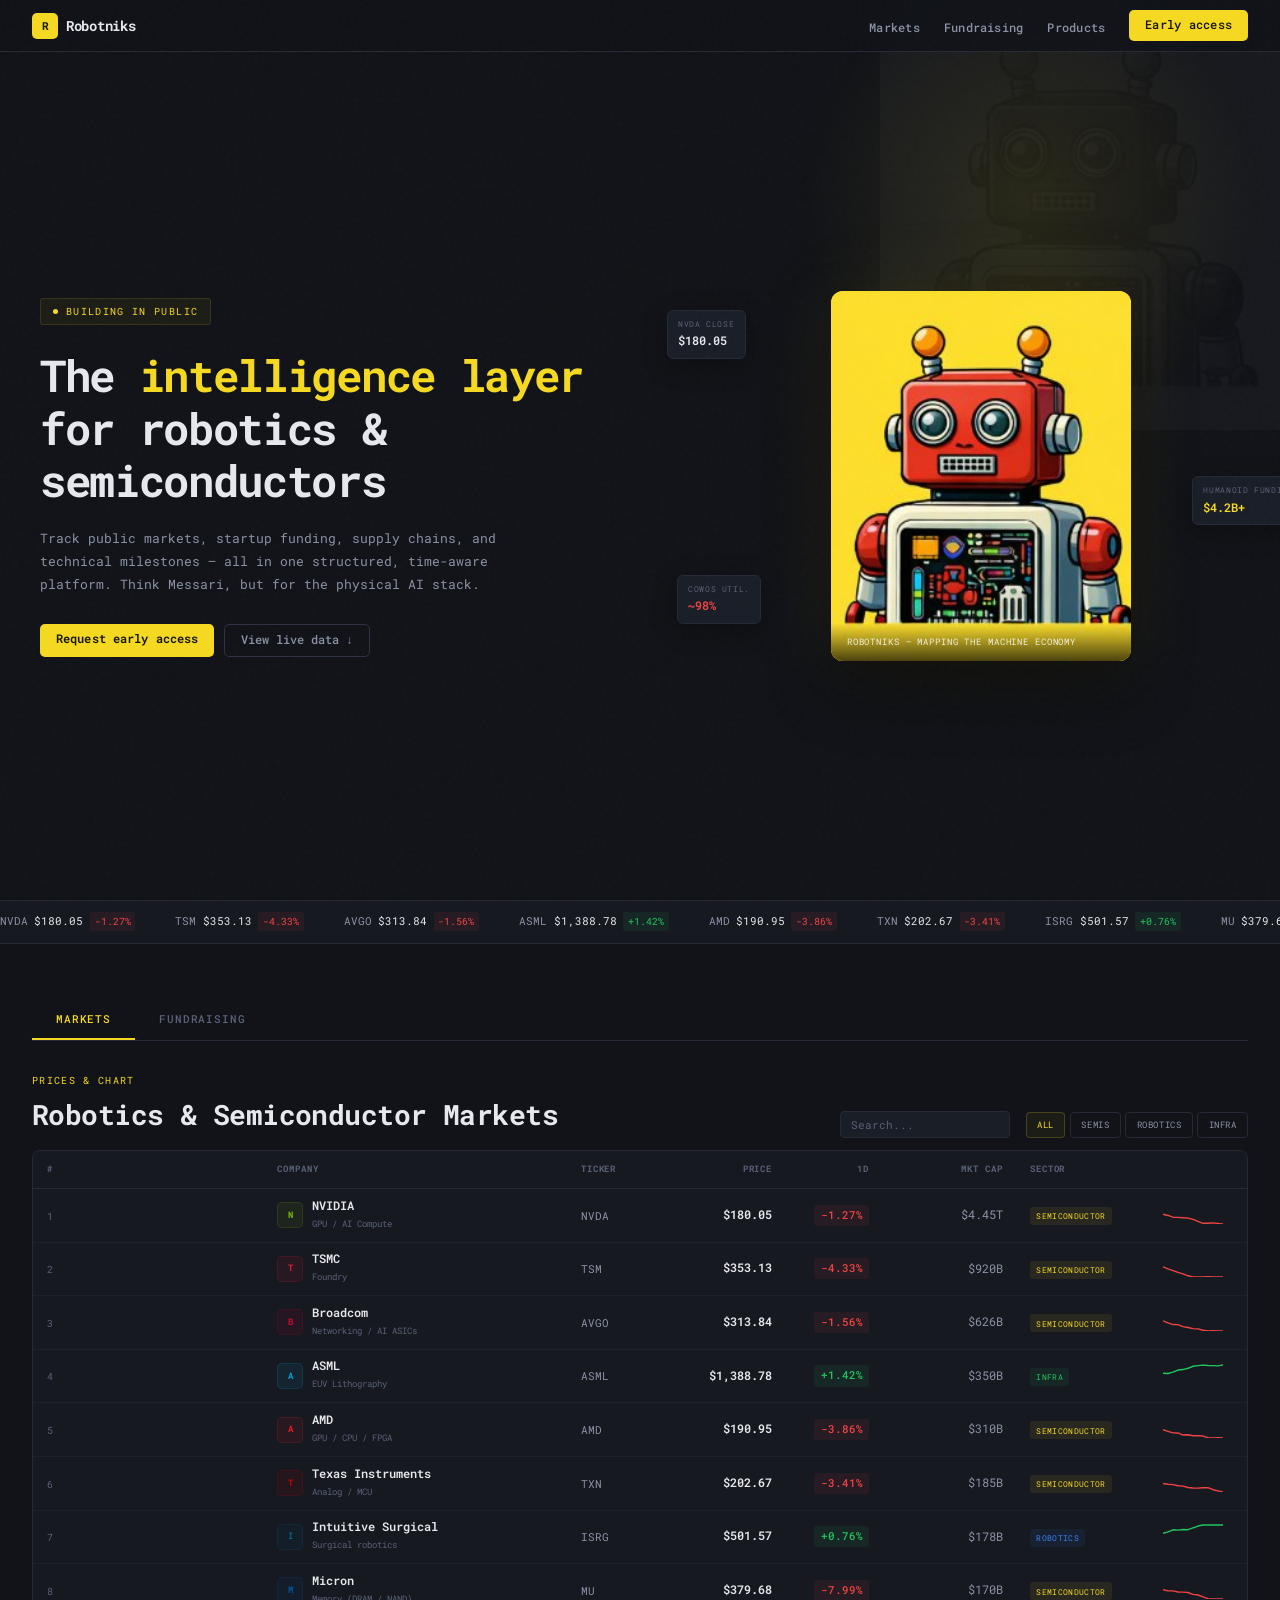
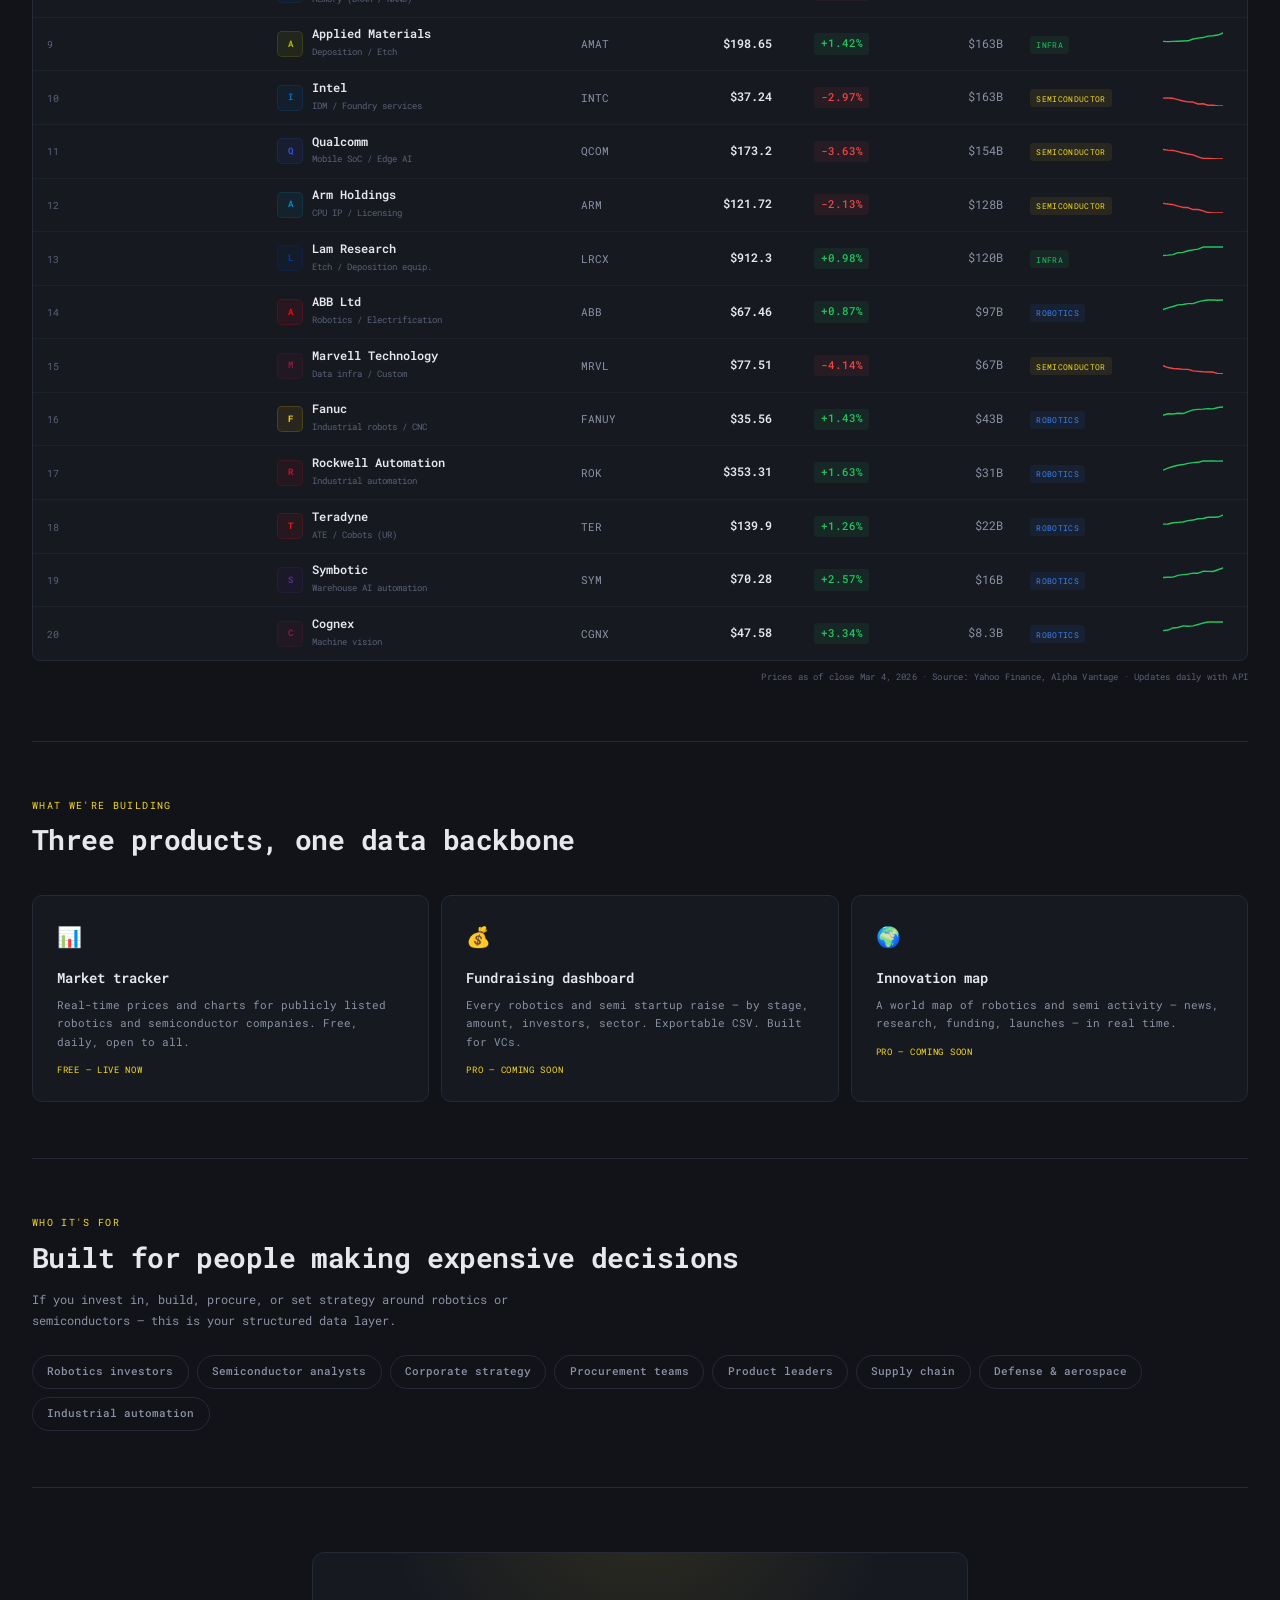
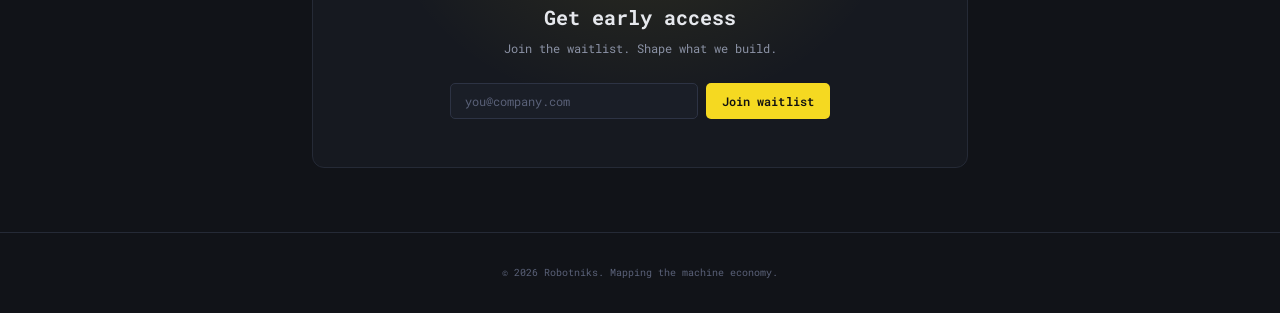
<file: robotniks-final.html>
<!DOCTYPE html>
<html lang="en">
<head>
<meta charset="UTF-8">
<meta name="viewport" content="width=device-width, initial-scale=1.0">
<title>Robotniks — Structured Intelligence for Robotics & Semiconductors</title>
<link href="https://fonts.googleapis.com/css2?family=Roboto+Mono:wght@300;400;500;600;700&display=swap" rel="stylesheet">
<style>
  :root {
    --yellow: #F5D921;
    --yellow-dim: #D4BA0E;
    --yellow-glow: rgba(245, 217, 33, 0.10);
    --yellow-subtle: rgba(245, 217, 33, 0.05);
    --bg: #111318;
    --bg-raised: #161920;
    --bg-card: #1a1e27;
    --bg-hover: #1e222d;
    --border: #252a36;
    --border-light: #2d3344;
    --text: #e6e8ed;
    --text-dim: #8b92a5;
    --text-muted: #5a6178;
    --green: #22c55e;
    --red: #ef4444;
    --blue: #3b82f6;
    --purple: #a78bfa;
    --font: 'Roboto Mono', monospace;
  }

  * { margin: 0; padding: 0; box-sizing: border-box; }
  html { scroll-behavior: smooth; }

  body {
    font-family: var(--font);
    background: var(--bg);
    color: var(--text);
    line-height: 1.6;
    overflow-x: hidden;
    position: relative;
  }

  /* ===== ROBOT BACKGROUND ===== */
  .robot-bg {
    position: fixed;
    top: 0; left: 0; right: 0; bottom: 0;
    pointer-events: none;
    z-index: 0;
    opacity: 0.028;
    background-image: url('[data-uri]');
    background-size: 400px auto;
    background-position: top right;
    background-repeat: no-repeat;
    filter: grayscale(100%) contrast(1.2);
  }

  /* ===== GRAIN ===== */
  body::after {
    content: '';
    position: fixed;
    inset: 0;
    pointer-events: none;
    z-index: 9999;
    opacity: 0.02;
    background-image: url("data:image/svg+xml,%3Csvg viewBox='0 0 256 256' xmlns='http://www.w3.org/2000/svg'%3E%3Cfilter id='n'%3E%3CfeTurbulence type='fractalNoise' baseFrequency='0.85' numOctaves='4' stitchTiles='stitch'/%3E%3C/filter%3E%3Crect width='100%25' height='100%25' filter='url(%23n)'/%3E%3C/svg%3E");
  }

  /* ===== NAV ===== */
  nav {
    position: fixed;
    top: 0; left: 0; right: 0;
    z-index: 100;
    padding: 0 2rem;
    height: 52px;
    display: flex;
    align-items: center;
    justify-content: space-between;
    background: rgba(17, 19, 24, 0.92);
    backdrop-filter: blur(16px);
    border-bottom: 1px solid var(--border);
  }

  .logo {
    display: flex;
    align-items: center;
    gap: 0.5rem;
    text-decoration: none;
  }

  .logo-mark {
    width: 26px; height: 26px;
    background: var(--yellow);
    border-radius: 5px;
    display: flex;
    align-items: center;
    justify-content: center;
    font-size: 0.7rem;
    color: #111;
    font-weight: 700;
  }

  .logo-text {
    font-weight: 700;
    font-size: 0.9rem;
    color: var(--text);
    letter-spacing: -0.02em;
  }

  .nav-links {
    display: flex;
    align-items: center;
    gap: 1.5rem;
    list-style: none;
  }

  .nav-links a {
    color: var(--text-dim);
    text-decoration: none;
    font-size: 0.72rem;
    font-weight: 500;
    transition: color 0.2s;
    letter-spacing: 0.02em;
  }

  .nav-links a:hover { color: var(--text); }

  .btn-y {
    background: var(--yellow);
    color: #111 !important;
    padding: 0.4rem 1rem;
    border-radius: 5px;
    font-weight: 600;
    font-size: 0.72rem;
    transition: all 0.2s;
    border: none;
    cursor: pointer;
    font-family: var(--font);
    text-decoration: none;
    display: inline-block;
    letter-spacing: 0.01em;
  }

  .btn-y:hover {
    background: var(--yellow-dim);
    transform: translateY(-1px);
    box-shadow: 0 4px 16px rgba(245, 217, 33, 0.18);
  }

  .btn-ghost {
    color: var(--text-dim);
    padding: 0.4rem 1rem;
    border: 1px solid var(--border-light);
    border-radius: 5px;
    font-size: 0.72rem;
    font-weight: 500;
    font-family: var(--font);
    cursor: pointer;
    transition: all 0.2s;
    text-decoration: none;
    background: transparent;
    display: inline-block;
  }

  .btn-ghost:hover { border-color: var(--text-muted); color: var(--text); }

  /* ===== HERO ===== */
  .hero {
    min-height: 100vh;
    display: flex;
    align-items: center;
    padding: 52px 2rem 0;
    position: relative;
    z-index: 1;
  }

  .hero::before {
    content: '';
    position: absolute;
    top: -100px; right: -50px;
    width: 600px; height: 600px;
    background: radial-gradient(circle, var(--yellow-glow) 0%, transparent 55%);
    pointer-events: none;
  }

  .hero-inner {
    max-width: 1200px;
    margin: 0 auto;
    width: 100%;
    display: grid;
    grid-template-columns: 1.1fr 0.9fr;
    gap: 3rem;
    align-items: center;
  }

  .hero-badge {
    display: inline-flex;
    align-items: center;
    gap: 0.5rem;
    font-size: 0.6rem;
    text-transform: uppercase;
    letter-spacing: 0.14em;
    color: var(--yellow);
    background: var(--yellow-subtle);
    border: 1px solid rgba(245, 217, 33, 0.12);
    padding: 0.3rem 0.75rem;
    border-radius: 3px;
    margin-bottom: 1.5rem;
  }

  .hero-badge::before {
    content: '';
    width: 5px; height: 5px;
    background: var(--yellow);
    border-radius: 50%;
    animation: pulse 2s ease infinite;
  }

  @keyframes pulse {
    0%, 100% { opacity: 1; }
    50% { opacity: 0.3; }
  }

  .hero h1 {
    font-weight: 700;
    font-size: clamp(1.8rem, 3.5vw, 2.75rem);
    line-height: 1.2;
    letter-spacing: -0.03em;
    margin-bottom: 1.25rem;
  }

  .hero h1 .em { color: var(--yellow); }

  .hero-desc {
    font-size: 0.82rem;
    color: var(--text-dim);
    max-width: 460px;
    line-height: 1.75;
    font-weight: 400;
    margin-bottom: 1.75rem;
  }

  .hero-actions { display: flex; gap: 0.6rem; flex-wrap: wrap; }

  /* Robot card */
  .hero-visual {
    display: flex;
    justify-content: center;
    align-items: center;
    position: relative;
  }

  .robot-card {
    position: relative;
    width: 300px; height: 370px;
    background: var(--yellow);
    border-radius: 12px;
    overflow: hidden;
    box-shadow: 0 30px 60px rgba(0,0,0,0.4), 0 0 80px var(--yellow-glow);
  }

  .robot-card img {
    width: 100%; height: 100%;
    object-fit: cover;
    display: block;
  }

  .robot-card-label {
    position: absolute;
    bottom: 0; left: 0; right: 0;
    padding: 0.75rem 1rem;
    background: linear-gradient(transparent, rgba(0,0,0,0.7));
    font-size: 0.55rem;
    color: rgba(255,255,255,0.85);
    letter-spacing: 0.1em;
    text-transform: uppercase;
  }

  .fcard {
    position: absolute;
    background: var(--bg-card);
    border: 1px solid var(--border);
    border-radius: 6px;
    padding: 0.45rem 0.65rem;
    font-size: 0.6rem;
    box-shadow: 0 6px 24px rgba(0,0,0,0.3);
    z-index: 2;
    white-space: nowrap;
  }

  .fcard-lbl { font-size: 0.5rem; color: var(--text-muted); text-transform: uppercase; letter-spacing: 0.08em; display: block; margin-bottom: 0.1rem; }
  .fcard-val { font-weight: 600; font-size: 0.72rem; }
  .v-green { color: var(--green); }
  .v-yellow { color: var(--yellow); }
  .v-red { color: var(--red); }

  .fcard-1 { top: 5%; left: -55px; animation: flt 4s ease-in-out infinite; }
  .fcard-2 { top: 50%; right: -65px; animation: flt 4s ease-in-out 1s infinite; }
  .fcard-3 { bottom: 10%; left: -45px; animation: flt 4s ease-in-out 2s infinite; }

  @keyframes flt {
    0%, 100% { transform: translateY(0); }
    50% { transform: translateY(-7px); }
  }

  /* ===== TICKER BAR ===== */
  .ticker-bar {
    background: var(--bg-raised);
    border-top: 1px solid var(--border);
    border-bottom: 1px solid var(--border);
    padding: 0.7rem 0;
    overflow: hidden;
    position: relative;
    z-index: 1;
  }

  .ticker-track {
    display: flex;
    gap: 2.5rem;
    animation: scrl 50s linear infinite;
    width: max-content;
  }

  .ticker-item { display: flex; align-items: center; gap: 0.4rem; font-size: 0.68rem; white-space: nowrap; }
  .t-name { color: var(--text-dim); }
  .t-price { color: var(--text); }
  .t-chg { font-size: 0.65rem; padding: 0.08rem 0.3rem; border-radius: 2px; }
  .t-up { color: var(--green); background: rgba(34, 197, 94, 0.08); }
  .t-dn { color: var(--red); background: rgba(239, 68, 68, 0.08); }

  @keyframes scrl {
    0% { transform: translateX(0); }
    100% { transform: translateX(-50%); }
  }

  /* ===== TAB NAV ===== */
  .tab-nav {
    display: flex;
    gap: 0;
    border-bottom: 1px solid var(--border);
    margin-bottom: 2rem;
  }

  .tab-btn {
    font-family: var(--font);
    font-size: 0.68rem;
    font-weight: 500;
    text-transform: uppercase;
    letter-spacing: 0.08em;
    padding: 0.75rem 1.5rem;
    background: none;
    border: none;
    border-bottom: 2px solid transparent;
    color: var(--text-muted);
    cursor: pointer;
    transition: all 0.2s;
  }

  .tab-btn:hover { color: var(--text-dim); }
  .tab-btn.active { color: var(--yellow); border-bottom-color: var(--yellow); }

  /* ===== MAIN CONTENT AREA ===== */
  .main-section {
    padding: 3.5rem 2rem;
    max-width: 1300px;
    margin: 0 auto;
    position: relative;
    z-index: 1;
  }

  .section-head {
    display: flex;
    justify-content: space-between;
    align-items: flex-end;
    margin-bottom: 0.75rem;
    flex-wrap: wrap;
    gap: 1rem;
  }

  .section-tag {
    font-size: 0.6rem;
    text-transform: uppercase;
    letter-spacing: 0.14em;
    color: var(--yellow);
    margin-bottom: 0.35rem;
  }

  .section-head h2 {
    font-size: clamp(1.2rem, 2.5vw, 1.75rem);
    font-weight: 700;
    letter-spacing: -0.02em;
  }

  .controls {
    display: flex;
    gap: 1rem;
    align-items: center;
    flex-wrap: wrap;
  }

  .filters { display: flex; gap: 0.3rem; }

  .fbtn {
    font-family: var(--font);
    font-size: 0.58rem;
    text-transform: uppercase;
    letter-spacing: 0.06em;
    padding: 0.35rem 0.65rem;
    border-radius: 4px;
    border: 1px solid var(--border);
    background: transparent;
    color: var(--text-dim);
    cursor: pointer;
    transition: all 0.2s;
  }

  .fbtn:hover { border-color: var(--border-light); color: var(--text); }
  .fbtn.active { background: var(--yellow-subtle); border-color: rgba(245, 217, 33, 0.2); color: var(--yellow); }

  .search-box {
    font-family: var(--font);
    font-size: 0.68rem;
    padding: 0.35rem 0.65rem;
    border: 1px solid var(--border);
    border-radius: 4px;
    background: var(--bg-card);
    color: var(--text);
    outline: none;
    width: 170px;
    transition: border-color 0.2s;
  }

  .search-box::placeholder { color: var(--text-muted); }
  .search-box:focus { border-color: var(--yellow); }

  /* ===== TABLE ===== */
  .table-wrap {
    overflow-x: auto;
    border: 1px solid var(--border);
    border-radius: 8px;
    background: var(--bg-raised);
  }

  .data-table {
    width: 100%;
    border-collapse: collapse;
    min-width: 780px;
  }

  .data-table th {
    font-size: 0.56rem;
    text-transform: uppercase;
    letter-spacing: 0.1em;
    color: var(--text-muted);
    padding: 0.7rem 0.85rem;
    text-align: left;
    border-bottom: 1px solid var(--border);
    background: var(--bg-raised);
    position: sticky;
    top: 0;
    z-index: 10;
    cursor: pointer;
    user-select: none;
  }

  .data-table th:hover { color: var(--text-dim); }
  .data-table th.r { text-align: right; }

  .data-table td {
    padding: 0.6rem 0.85rem;
    border-bottom: 1px solid rgba(37, 42, 54, 0.5);
    font-size: 0.76rem;
    transition: background 0.12s;
    vertical-align: middle;
  }

  .data-table tbody tr:hover td { background: var(--bg-hover); }
  .data-table tbody tr:last-child td { border-bottom: none; }

  .rank { font-size: 0.65rem; color: var(--text-muted); }

  .co-cell { display: flex; align-items: center; gap: 0.55rem; }

  .co-icon {
    width: 26px; height: 26px;
    border-radius: 5px;
    display: flex;
    align-items: center;
    justify-content: center;
    font-weight: 700;
    font-size: 0.58rem;
    flex-shrink: 0;
  }

  .co-name { font-weight: 600; font-size: 0.76rem; display: block; line-height: 1.15; }
  .co-sub { font-size: 0.58rem; color: var(--text-muted); }

  .tkr { font-size: 0.68rem; color: var(--text-dim); }

  .prc { font-weight: 600; font-size: 0.74rem; text-align: right; display: block; }

  .chg {
    font-size: 0.68rem; font-weight: 500;
    padding: 0.12rem 0.4rem; border-radius: 3px;
    display: inline-block; float: right;
  }

  .chg-up { color: var(--green); background: rgba(34, 197, 94, 0.08); }
  .chg-dn { color: var(--red); background: rgba(239, 68, 68, 0.08); }

  .mcap { text-align: right; display: block; font-size: 0.72rem; color: var(--text-dim); }

  .stag {
    font-size: 0.52rem; text-transform: uppercase;
    letter-spacing: 0.04em; padding: 0.15rem 0.4rem;
    border-radius: 3px; display: inline-block;
  }

  .stag-semi { background: rgba(245, 217, 33, 0.08); color: var(--yellow); }
  .stag-robo { background: rgba(59, 130, 246, 0.08); color: var(--blue); }
  .stag-infra { background: rgba(34, 197, 94, 0.08); color: var(--green); }

  .sparkline { width: 60px; height: 22px; }

  .data-note {
    font-size: 0.55rem;
    color: var(--text-muted);
    text-align: right;
    margin-top: 0.6rem;
    letter-spacing: 0.02em;
  }

  /* ===== FUNDRAISING SPECIFIC ===== */
  .fund-stats {
    display: grid;
    grid-template-columns: repeat(4, 1fr);
    gap: 0.75rem;
    margin-bottom: 2rem;
  }

  .fund-stat {
    background: var(--bg-raised);
    border: 1px solid var(--border);
    border-radius: 8px;
    padding: 1.1rem 1rem;
  }

  .fund-stat .fs-label {
    font-size: 0.52rem;
    text-transform: uppercase;
    letter-spacing: 0.1em;
    color: var(--text-muted);
    margin-bottom: 0.3rem;
  }

  .fund-stat .fs-val {
    font-size: 1.25rem;
    font-weight: 700;
    color: var(--text);
  }

  .fund-stat .fs-sub {
    font-size: 0.55rem;
    color: var(--text-muted);
    margin-top: 0.15rem;
  }

  .stage-tag {
    font-size: 0.52rem;
    text-transform: uppercase;
    letter-spacing: 0.04em;
    padding: 0.15rem 0.4rem;
    border-radius: 3px;
    display: inline-block;
    font-weight: 500;
  }

  .stage-pre { background: rgba(167, 139, 250, 0.1); color: var(--purple); }
  .stage-seed { background: rgba(59, 130, 246, 0.1); color: var(--blue); }
  .stage-a { background: rgba(34, 197, 94, 0.1); color: var(--green); }
  .stage-b { background: rgba(245, 217, 33, 0.1); color: var(--yellow); }
  .stage-c { background: rgba(249, 115, 22, 0.1); color: #f97316; }
  .stage-late { background: rgba(239, 68, 68, 0.1); color: var(--red); }

  .investor-list {
    font-size: 0.62rem;
    color: var(--text-dim);
    max-width: 220px;
    line-height: 1.5;
  }

  .dl-btn {
    font-family: var(--font);
    font-size: 0.6rem;
    text-transform: uppercase;
    letter-spacing: 0.06em;
    padding: 0.35rem 0.75rem;
    border-radius: 4px;
    border: 1px solid var(--yellow);
    background: transparent;
    color: var(--yellow);
    cursor: pointer;
    transition: all 0.2s;
  }

  .dl-btn:hover { background: var(--yellow); color: #111; }

  /* ===== PRODUCTS ===== */
  .products-grid {
    display: grid;
    grid-template-columns: repeat(3, 1fr);
    gap: 0.75rem;
    margin-top: 2rem;
  }

  .pcard {
    background: var(--bg-raised);
    border: 1px solid var(--border);
    border-radius: 10px;
    padding: 1.5rem;
    transition: all 0.3s;
    position: relative;
    overflow: hidden;
  }

  .pcard::before {
    content: '';
    position: absolute;
    top: 0; left: 0; right: 0;
    height: 2px;
    background: var(--yellow);
    opacity: 0;
    transition: opacity 0.3s;
  }

  .pcard:hover { border-color: var(--border-light); transform: translateY(-2px); }
  .pcard:hover::before { opacity: 1; }

  .pcard-icon {
    font-size: 1.25rem;
    margin-bottom: 1rem;
  }

  .pcard h3 { font-size: 0.85rem; font-weight: 600; margin-bottom: 0.35rem; }
  .pcard p { color: var(--text-dim); font-size: 0.7rem; line-height: 1.65; }

  .pcard-tag {
    font-size: 0.55rem; text-transform: uppercase;
    letter-spacing: 0.08em; color: var(--yellow); margin-top: 0.75rem; display: block;
  }

  /* ===== AUDIENCE ===== */
  .audience-row {
    display: flex;
    flex-wrap: wrap;
    gap: 0.5rem;
    margin-top: 1.5rem;
  }

  .aud-chip {
    font-size: 0.68rem; font-weight: 500;
    padding: 0.45rem 0.9rem;
    border: 1px solid var(--border);
    border-radius: 100px;
    color: var(--text-dim);
    transition: all 0.2s;
    cursor: default;
  }

  .aud-chip:hover { border-color: var(--yellow); color: var(--yellow); background: var(--yellow-subtle); }

  /* ===== CTA ===== */
  .cta-section {
    padding: 4rem 2rem;
    max-width: 720px;
    margin: 0 auto;
    text-align: center;
    position: relative; z-index: 1;
  }

  .cta-box {
    background: var(--bg-raised);
    border: 1px solid var(--border);
    border-radius: 12px;
    padding: 3rem 2rem;
    position: relative;
    overflow: hidden;
  }

  .cta-box::before {
    content: '';
    position: absolute; inset: 0;
    background: radial-gradient(ellipse at 50% -20%, var(--yellow-glow), transparent 55%);
    pointer-events: none;
  }

  .cta-box h2 { font-size: 1.25rem; font-weight: 700; margin-bottom: 0.4rem; position: relative; }
  .cta-box > p { color: var(--text-dim); font-size: 0.78rem; margin-bottom: 1.5rem; position: relative; }

  .cta-form {
    display: flex; gap: 0.5rem;
    max-width: 380px;
    margin: 0 auto;
    position: relative;
  }

  .cta-form input {
    flex: 1;
    padding: 0.6rem 0.85rem;
    border: 1px solid var(--border-light);
    border-radius: 5px;
    background: var(--bg-card);
    color: var(--text);
    font-family: var(--font);
    font-size: 0.72rem;
    outline: none;
    transition: border-color 0.2s;
  }

  .cta-form input::placeholder { color: var(--text-muted); }
  .cta-form input:focus { border-color: var(--yellow); }

  #signup-msg { font-size: 0.68rem; margin-top: 0.6rem; position: relative; }

  /* ===== FOOTER ===== */
  footer {
    padding: 2rem;
    text-align: center;
    border-top: 1px solid var(--border);
    position: relative; z-index: 1;
  }

  footer p { font-size: 0.6rem; color: var(--text-muted); }

  .divider { max-width: 1300px; margin: 0 auto; padding: 0 2rem; position: relative; z-index: 1; }
  .divider hr { border: none; border-top: 1px solid var(--border); }

  /* ===== ANIMATIONS ===== */
  @keyframes fadeUp {
    from { opacity: 0; transform: translateY(20px); }
    to { opacity: 1; transform: translateY(0); }
  }

  .hero-badge, .hero h1, .hero-desc, .hero-actions {
    animation: fadeUp 0.5s ease forwards;
    opacity: 0;
  }
  .hero h1 { animation-delay: 0.06s; }
  .hero-desc { animation-delay: 0.12s; }
  .hero-actions { animation-delay: 0.18s; }
  .hero-visual { animation: fadeUp 0.7s ease 0.25s forwards; opacity: 0; }

  .tab-content { display: none; }
  .tab-content.active { display: block; }

  /* ===== RESPONSIVE ===== */
  @media (max-width: 900px) {
    .hero-inner { grid-template-columns: 1fr; gap: 2.5rem; }
    .hero-visual { order: -1; }
    .robot-card { width: 220px; height: 280px; margin: 0 auto; }
    .fcard { display: none; }
    .products-grid { grid-template-columns: 1fr; }
    nav { padding: 0 1rem; }
    .nav-links .hm { display: none; }
    .main-section { padding: 2.5rem 1rem; }
    .robot-bg { display: none; }
    .cta-form { flex-direction: column; }
    .fund-stats { grid-template-columns: repeat(2, 1fr); }
  }
</style>
</head>
<body>

<!-- Robot background — replace src with your hosted image URL -->
<div class="robot-bg" id="robot-bg"></div>

<!-- NAV -->
<nav>
  <a class="logo" href="#">
    <div class="logo-mark">R</div>
    <span class="logo-text">Robotniks</span>
  </a>
  <ul class="nav-links">
    <li><a href="#content" class="hm" onclick="switchTab('markets')">Markets</a></li>
    <li><a href="#content" class="hm" onclick="switchTab('fundraising')">Fundraising</a></li>
    <li><a href="#products-section" class="hm">Products</a></li>
    <li><a href="#signup" class="btn-y">Early access</a></li>
  </ul>
</nav>

<!-- HERO -->
<section class="hero">
  <div class="hero-inner">
    <div class="hero-content">
      <div class="hero-badge">Building in public</div>
      <h1>The <span class="em">intelligence layer</span> for robotics & semiconductors</h1>
      <p class="hero-desc">Track public markets, startup funding, supply chains, and technical milestones — all in one structured, time-aware platform. Think Messari, but for the physical AI stack.</p>
      <div class="hero-actions">
        <a href="#signup" class="btn-y">Request early access</a>
        <a href="#content" class="btn-ghost">View live data ↓</a>
      </div>
    </div>
    <div class="hero-visual">
      <div class="fcard fcard-1">
        <span class="fcard-lbl">NVDA close</span>
        <span class="fcard-val">$180.05</span>
      </div>
      <div class="fcard fcard-2">
        <span class="fcard-lbl">Humanoid funding</span>
        <span class="fcard-val v-yellow">$4.2B+</span>
      </div>
      <div class="fcard fcard-3">
        <span class="fcard-lbl">CoWoS util.</span>
        <span class="fcard-val v-red">~98%</span>
      </div>
      <div class="robot-card">
        <!-- Replace src with your hosted robot image -->
        <img src="[data-uri]" alt="Robotniks" id="robot-hero" />
        <div class="robot-card-label">Robotniks — Mapping the machine economy</div>
      </div>
    </div>
  </div>
</section>

<!-- TICKER -->
<div class="ticker-bar">
  <div class="ticker-track" id="ticker"></div>
</div>

<!-- MAIN CONTENT WITH TABS -->
<section class="main-section" id="content">
  <div class="tab-nav">
    <button class="tab-btn active" onclick="switchTab('markets')">Markets</button>
    <button class="tab-btn" onclick="switchTab('fundraising')">Fundraising</button>
  </div>

  <!-- ===== MARKETS TAB ===== -->
  <div class="tab-content active" id="tab-markets">
    <div class="section-head">
      <div>
        <div class="section-tag">Prices & chart</div>
        <h2>Robotics & Semiconductor Markets</h2>
      </div>
      <div class="controls">
        <input type="text" class="search-box" placeholder="Search..." id="market-search" oninput="renderMarkets()" />
        <div class="filters">
          <button class="fbtn active" data-filter="all" onclick="setFilter(this)">All</button>
          <button class="fbtn" data-filter="semi" onclick="setFilter(this)">Semis</button>
          <button class="fbtn" data-filter="robo" onclick="setFilter(this)">Robotics</button>
          <button class="fbtn" data-filter="infra" onclick="setFilter(this)">Infra</button>
        </div>
      </div>
    </div>

    <div class="table-wrap">
      <table class="data-table">
        <thead>
          <tr>
            <th style="width:40px">#</th>
            <th style="width:25%">Company</th>
            <th style="width:8%">Ticker</th>
            <th class="r" style="width:10%">Price</th>
            <th class="r" style="width:8%">1D</th>
            <th class="r" style="width:11%">Mkt Cap</th>
            <th style="width:11%">Sector</th>
            <th style="width:8%"></th>
          </tr>
        </thead>
        <tbody id="market-body"></tbody>
      </table>
    </div>
    <div class="data-note">Prices as of close Mar 4, 2026 · Source: Yahoo Finance, Alpha Vantage · Updates daily with API</div>
  </div>

  <!-- ===== FUNDRAISING TAB ===== -->
  <div class="tab-content" id="tab-fundraising">
    <div class="section-head">
      <div>
        <div class="section-tag">Startup raises</div>
        <h2>Fundraising Dashboard</h2>
      </div>
      <div class="controls">
        <input type="text" class="search-box" placeholder="Search startups..." id="fund-search" oninput="renderFundraising()" />
        <div class="filters" id="fund-filters">
          <button class="fbtn active" data-ffilter="all" onclick="setFundFilter(this)">All</button>
          <button class="fbtn" data-ffilter="robo" onclick="setFundFilter(this)">Robotics</button>
          <button class="fbtn" data-ffilter="semi" onclick="setFundFilter(this)">Semis</button>
          <button class="fbtn" data-ffilter="infra" onclick="setFundFilter(this)">Infra</button>
        </div>
        <button class="dl-btn" onclick="exportCSV()">↓ Export CSV</button>
      </div>
    </div>

    <!-- Summary stats -->
    <div class="fund-stats">
      <div class="fund-stat">
        <div class="fs-label">Total raised (trailing 12m)</div>
        <div class="fs-val">$18.7B</div>
        <div class="fs-sub">Across robotics & semis</div>
      </div>
      <div class="fund-stat">
        <div class="fs-label">Deal count</div>
        <div class="fs-val">247</div>
        <div class="fs-sub">Tracked raises</div>
      </div>
      <div class="fund-stat">
        <div class="fs-label">Median round size</div>
        <div class="fs-val">$42M</div>
        <div class="fs-sub">All stages</div>
      </div>
      <div class="fund-stat">
        <div class="fs-label">Top sector</div>
        <div class="fs-val v-yellow">Humanoid</div>
        <div class="fs-sub">By capital deployed</div>
      </div>
    </div>

    <div class="table-wrap">
      <table class="data-table">
        <thead>
          <tr>
            <th style="width:35px">#</th>
            <th style="width:17%">Company</th>
            <th style="width:8%">Stage</th>
            <th class="r" style="width:10%">Amount</th>
            <th style="width:8%">Date</th>
            <th class="r" style="width:10%">Valuation</th>
            <th style="width:22%">Lead Investors</th>
            <th style="width:10%">Sector</th>
            <th style="width:7%">Source</th>
          </tr>
        </thead>
        <tbody id="fund-body"></tbody>
      </table>
    </div>
    <div class="data-note">Data compiled from public sources · Updated weekly · <span style="color:var(--yellow);cursor:pointer;">Pro users can export full dataset</span></div>
  </div>
</section>

<div class="divider"><hr></div>

<!-- PRODUCTS -->
<section class="main-section" id="products-section">
  <div class="section-tag">What we're building</div>
  <h2 style="font-size:clamp(1.2rem,2.5vw,1.75rem);font-weight:700;letter-spacing:-0.02em;">Three products, one data backbone</h2>
  <div class="products-grid">
    <div class="pcard">
      <div class="pcard-icon">📊</div>
      <h3>Market tracker</h3>
      <p>Real-time prices and charts for publicly listed robotics and semiconductor companies. Free, daily, open to all.</p>
      <span class="pcard-tag">Free — live now</span>
    </div>
    <div class="pcard">
      <div class="pcard-icon">💰</div>
      <h3>Fundraising dashboard</h3>
      <p>Every robotics and semi startup raise — by stage, amount, investors, sector. Exportable CSV. Built for VCs.</p>
      <span class="pcard-tag">Pro — coming soon</span>
    </div>
    <div class="pcard">
      <div class="pcard-icon">🌍</div>
      <h3>Innovation map</h3>
      <p>A world map of robotics and semi activity — news, research, funding, launches — in real time.</p>
      <span class="pcard-tag">Pro — coming soon</span>
    </div>
  </div>
</section>

<div class="divider"><hr></div>

<!-- AUDIENCE -->
<section class="main-section">
  <div class="section-tag">Who it's for</div>
  <h2 style="font-size:clamp(1.2rem,2.5vw,1.75rem);font-weight:700;letter-spacing:-0.02em;">Built for people making expensive decisions</h2>
  <p style="color:var(--text-dim);font-size:0.78rem;max-width:520px;margin-top:0.5rem;line-height:1.7;">If you invest in, build, procure, or set strategy around robotics or semiconductors — this is your structured data layer.</p>
  <div class="audience-row">
    <span class="aud-chip">Robotics investors</span>
    <span class="aud-chip">Semiconductor analysts</span>
    <span class="aud-chip">Corporate strategy</span>
    <span class="aud-chip">Procurement teams</span>
    <span class="aud-chip">Product leaders</span>
    <span class="aud-chip">Supply chain</span>
    <span class="aud-chip">Defense & aerospace</span>
    <span class="aud-chip">Industrial automation</span>
  </div>
</section>

<div class="divider"><hr></div>

<!-- CTA -->
<section class="cta-section" id="signup">
  <div class="cta-box">
    <h2>Get early access</h2>
    <p>Join the waitlist. Shape what we build.</p>
    <div class="cta-form">
      <input type="email" placeholder="you@company.com" id="email-input" />
      <button class="btn-y" onclick="handleSignup()">Join waitlist</button>
    </div>
    <p id="signup-msg" style="display:none;"></p>
  </div>
</section>

<footer>
  <p>© 2026 Robotniks. Mapping the machine economy.</p>
</footer>

<script>
// ===== IMAGE HANDLING =====
// The robot image needs to be hosted. For local preview, we use a data approach.
// When deploying, replace 'robot-bg.png' with your actual image URL everywhere.

// ===== MARKET DATA (real prices, close Mar 4 2026) =====
const companies = [
  { name:"NVIDIA", sub:"GPU / AI Compute", ticker:"NVDA", price:180.05, change:-1.27, mcap:"4.45T", sector:"semi", color:"#76B900" },
  { name:"TSMC", sub:"Foundry", ticker:"TSM", price:353.13, change:-4.33, mcap:"920B", sector:"semi", color:"#E31937" },
  { name:"Broadcom", sub:"Networking / AI ASICs", ticker:"AVGO", price:313.84, change:-1.56, mcap:"626B", sector:"semi", color:"#CC092F" },
  { name:"ASML", sub:"EUV Lithography", ticker:"ASML", price:1388.78, change:1.42, mcap:"350B", sector:"infra", color:"#00A3E0" },
  { name:"AMD", sub:"GPU / CPU / FPGA", ticker:"AMD", price:190.95, change:-3.86, mcap:"310B", sector:"semi", color:"#ED1C24" },
  { name:"Micron", sub:"Memory (DRAM / NAND)", ticker:"MU", price:379.68, change:-7.99, mcap:"170B", sector:"semi", color:"#0058A3" },
  { name:"Texas Instruments", sub:"Analog / MCU", ticker:"TXN", price:202.67, change:-3.41, mcap:"185B", sector:"semi", color:"#CC0000" },
  { name:"Intuitive Surgical", sub:"Surgical robotics", ticker:"ISRG", price:501.57, change:0.76, mcap:"178B", sector:"robo", color:"#00658A" },
  { name:"Qualcomm", sub:"Mobile SoC / Edge AI", ticker:"QCOM", price:173.20, change:-3.63, mcap:"154B", sector:"semi", color:"#3253DC" },
  { name:"Applied Materials", sub:"Deposition / Etch", ticker:"AMAT", price:198.65, change:1.42, mcap:"163B", sector:"infra", color:"#B5BD00" },
  { name:"Intel", sub:"IDM / Foundry services", ticker:"INTC", price:37.24, change:-2.97, mcap:"163B", sector:"semi", color:"#0071C5" },
  { name:"Arm Holdings", sub:"CPU IP / Licensing", ticker:"ARM", price:121.72, change:-2.13, mcap:"128B", sector:"semi", color:"#0091BD" },
  { name:"Lam Research", sub:"Etch / Deposition equip.", ticker:"LRCX", price:912.30, change:0.98, mcap:"120B", sector:"infra", color:"#003DA5" },
  { name:"ABB Ltd", sub:"Robotics / Electrification", ticker:"ABB", price:67.46, change:0.87, mcap:"97B", sector:"robo", color:"#FF000F" },
  { name:"Marvell Technology", sub:"Data infra / Custom", ticker:"MRVL", price:77.51, change:-4.14, mcap:"67B", sector:"semi", color:"#8E1B3F" },
  { name:"Rockwell Automation", sub:"Industrial automation", ticker:"ROK", price:353.31, change:1.63, mcap:"31B", sector:"robo", color:"#C8102E" },
  { name:"Fanuc", sub:"Industrial robots / CNC", ticker:"FANUY", price:35.56, change:1.43, mcap:"43B", sector:"robo", color:"#FFD100" },
  { name:"Teradyne", sub:"ATE / Cobots (UR)", ticker:"TER", price:139.90, change:1.26, mcap:"22B", sector:"robo", color:"#E31B23" },
  { name:"Symbotic", sub:"Warehouse AI automation", ticker:"SYM", price:70.28, change:2.57, mcap:"16B", sector:"robo", color:"#5B2D8E" },
  { name:"Cognex", sub:"Machine vision", ticker:"CGNX", price:47.58, change:3.34, mcap:"8.3B", sector:"robo", color:"#8C1D40" },
  { name:"Texas Instruments", sub:"Analog / MCU", ticker:"TXN", price:161.38, change:-1.34, mcap:"185B", sector:"semi", color:"#CC0000" },
];

// Dedupe by ticker
const seen = new Set();
const uniqueCompanies = companies.filter(c => { if(seen.has(c.ticker)) return false; seen.add(c.ticker); return true; });
uniqueCompanies.sort((a,b) => {
  const m = s => { const n = parseFloat(s); return s.includes('T') ? n*1000 : n; };
  return m(b.mcap) - m(a.mcap);
});

// ===== FUNDRAISING DATA (sample — you'll replace with real data) =====
const raises = [
  { company:"Figure AI", hq:"USA", stage:"Series B", amount:675, date:"2025-02", valuation:"$2.6B", investors:"Microsoft, NVIDIA, Bezos Expeditions, Intel Capital", sector:"robo", subsector:"Humanoid", source:"TechCrunch" },
  { company:"Physical Intelligence", hq:"USA", stage:"Series A", amount:400, date:"2025-01", valuation:"$2.4B", investors:"Bezos Expeditions, Thiel Capital, Lux Capital", sector:"robo", subsector:"Foundation models", source:"Bloomberg" },
  { company:"Skild AI", hq:"USA", stage:"Series A", amount:300, date:"2024-07", valuation:"$1.5B", investors:"Lightspeed, SoftBank, Coatue, Bezos Expeditions", sector:"robo", subsector:"Foundation models", source:"Forbes" },
  { company:"Agility Robotics", hq:"USA", stage:"Series B", amount:150, date:"2024-09", valuation:"", investors:"DCVC, Playground Global, Amazon Industrial Innovation Fund", sector:"robo", subsector:"Humanoid", source:"Reuters" },
  { company:"Tenstorrent", hq:"Canada", stage:"Series D", amount:693, date:"2025-01", valuation:"$2.6B", investors:"Samsung, LG, Hyundai, AFT Partners", sector:"semi", subsector:"AI silicon", source:"Tenstorrent blog" },
  { company:"Groq", hq:"USA", stage:"Series D", amount:640, date:"2024-08", valuation:"$2.8B", investors:"BlackRock, Samsung Catalyst, Neuberger Berman", sector:"semi", subsector:"AI inference", source:"Reuters" },
  { company:"Cerebras Systems", hq:"USA", stage:"Series F", amount:250, date:"2024-06", valuation:"$4.3B", investors:"G42, Altimeter Capital, Benchmark", sector:"semi", subsector:"AI training", source:"Bloomberg" },
  { company:"1X Technologies", hq:"Norway", stage:"Series B", amount:100, date:"2024-01", valuation:"", investors:"EQT Ventures, Samsung NEXT, OpenAI Startup Fund", sector:"robo", subsector:"Humanoid", source:"TechCrunch" },
  { company:"Sanctuary AI", hq:"Canada", stage:"Series C", amount:175, date:"2024-05", valuation:"", investors:"Accenture Ventures, SE Health, InBC", sector:"robo", subsector:"Humanoid", source:"Company blog" },
  { company:"Apptronik", hq:"USA", stage:"Series A", amount:350, date:"2024-03", valuation:"", investors:"Google Ventures, Capital Factory, Grit Ventures", sector:"robo", subsector:"Humanoid", source:"Crunchbase" },
  { company:"Covariant", hq:"USA", stage:"Series C", amount:222, date:"2024-05", valuation:"", investors:"Radical Ventures, Canada Pension Plan, Index Ventures", sector:"robo", subsector:"Warehouse AI", source:"Reuters" },
  { company:"Machina Labs", hq:"USA", stage:"Series B", amount:72, date:"2024-08", valuation:"", investors:"Innovation Endeavors, Breakthrough Energy", sector:"robo", subsector:"Manufacturing", source:"TechCrunch" },
  { company:"Sila Nanotechnologies", hq:"USA", stage:"Series F", amount:375, date:"2024-01", valuation:"$3.3B", investors:"Coatue, 8VC, T. Rowe Price", sector:"infra", subsector:"Battery / materials", source:"Bloomberg" },
  { company:"d-Matrix", hq:"USA", stage:"Series B", amount:110, date:"2024-04", valuation:"", investors:"Microsoft M12, Playground Global, SK hynix", sector:"semi", subsector:"AI inference", source:"VentureBeat" },
  { company:"Rain AI", hq:"USA", stage:"Series B", amount:25, date:"2024-02", valuation:"", investors:"Sam Altman (personal), Buckley Ventures", sector:"semi", subsector:"Neuromorphic", source:"TechCrunch" },
  { company:"Legged Robots (Unitree)", hq:"China", stage:"Series B", amount:90, date:"2024-06", valuation:"", investors:"Hillhouse Capital, Source Code Capital", sector:"robo", subsector:"Quadruped / Humanoid", source:"36Kr" },
  { company:"Symbotic", hq:"USA", stage:"Secondary", amount:320, date:"2024-03", valuation:"$16B", investors:"SoftBank (via Warehouse JV)", sector:"robo", subsector:"Warehouse", source:"SEC filings" },
  { company:"Ayar Labs", hq:"USA", stage:"Series C", amount:155, date:"2024-09", valuation:"", investors:"NVIDIA, Intel Capital, Hewlett Packard Pathfinder", sector:"semi", subsector:"Optical I/O", source:"Company blog" },
];

raises.sort((a,b) => b.amount - a.amount);

// ===== RENDER TICKER =====
function renderTicker() {
  const el = document.getElementById('ticker');
  const items = uniqueCompanies.map(c => {
    const cls = c.change >= 0 ? 't-up' : 't-dn';
    const sign = c.change >= 0 ? '+' : '';
    return `<div class="ticker-item"><span class="t-name">${c.ticker}</span><span class="t-price">$${c.price.toLocaleString()}</span><span class="t-chg ${cls}">${sign}${c.change}%</span></div>`;
  }).join('');
  el.innerHTML = items + items;
}

// ===== SPARKLINES =====
function spark(change) {
  const pts = [];
  let y = 12;
  for (let i = 0; i <= 12; i++) {
    const d = change > 0 ? -0.35 : 0.35;
    y += (Math.random() - 0.5 + d) * 2.5;
    y = Math.max(2, Math.min(22, y));
    pts.push(`${(i/12)*60},${y}`);
  }
  const c = change >= 0 ? '#22c55e' : '#ef4444';
  return `<svg class="sparkline" viewBox="0 0 60 22"><polyline fill="none" stroke="${c}" stroke-width="1.4" stroke-linecap="round" stroke-linejoin="round" points="${pts.join(' ')}" /></svg>`;
}

// ===== MARKET RENDERING =====
let mFilter = 'all';
function setFilter(btn) {
  document.querySelectorAll('[data-filter]').forEach(b => b.classList.remove('active'));
  btn.classList.add('active');
  mFilter = btn.dataset.filter;
  renderMarkets();
}

function renderMarkets() {
  const tbody = document.getElementById('market-body');
  const s = (document.getElementById('market-search').value || '').toLowerCase();
  let data = mFilter === 'all' ? uniqueCompanies : uniqueCompanies.filter(c => c.sector === mFilter);
  if (s) data = data.filter(c => c.name.toLowerCase().includes(s) || c.ticker.toLowerCase().includes(s) || c.sub.toLowerCase().includes(s));

  tbody.innerHTML = data.map((c, i) => {
    const cc = c.change >= 0 ? 'chg-up' : 'chg-dn';
    const sign = c.change >= 0 ? '+' : '';
    const sc = c.sector === 'semi' ? 'stag-semi' : c.sector === 'robo' ? 'stag-robo' : 'stag-infra';
    const sl = c.sector === 'semi' ? 'Semiconductor' : c.sector === 'robo' ? 'Robotics' : 'Infra';
    return `<tr>
      <td><span class="rank">${i+1}</span></td>
      <td><div class="co-cell"><div class="co-icon" style="background:${c.color}15;color:${c.color};border:1px solid ${c.color}28">${c.name[0]}</div><div><span class="co-name">${c.name}</span><span class="co-sub">${c.sub}</span></div></div></td>
      <td><span class="tkr">${c.ticker}</span></td>
      <td><span class="prc">$${c.price.toLocaleString()}</span></td>
      <td><span class="chg ${cc}">${sign}${c.change}%</span></td>
      <td><span class="mcap">$${c.mcap}</span></td>
      <td><span class="stag ${sc}">${sl}</span></td>
      <td>${spark(c.change)}</td>
    </tr>`;
  }).join('');
}

// ===== FUNDRAISING RENDERING =====
let fFilter = 'all';
function setFundFilter(btn) {
  document.querySelectorAll('[data-ffilter]').forEach(b => b.classList.remove('active'));
  btn.classList.add('active');
  fFilter = btn.dataset.ffilter;
  renderFundraising();
}

function renderFundraising() {
  const tbody = document.getElementById('fund-body');
  const s = (document.getElementById('fund-search').value || '').toLowerCase();
  let data = fFilter === 'all' ? raises : raises.filter(r => r.sector === fFilter);
  if (s) data = data.filter(r => r.company.toLowerCase().includes(s) || r.subsector.toLowerCase().includes(s) || r.investors.toLowerCase().includes(s));

  const stageClass = st => {
    const l = st.toLowerCase();
    if (l.includes('pre')) return 'stage-pre';
    if (l.includes('seed')) return 'stage-seed';
    if (l.includes('series a')) return 'stage-a';
    if (l.includes('series b')) return 'stage-b';
    if (l.includes('series c')) return 'stage-c';
    return 'stage-late';
  };

  const sectorClass = sc => sc === 'semi' ? 'stag-semi' : sc === 'robo' ? 'stag-robo' : 'stag-infra';
  const sectorLabel = sc => sc === 'semi' ? 'Semis' : sc === 'robo' ? 'Robotics' : 'Infra';

  tbody.innerHTML = data.map((r, i) => {
    return `<tr>
      <td><span class="rank">${i+1}</span></td>
      <td><div><span class="co-name">${r.company}</span><span class="co-sub">${r.hq} · ${r.subsector}</span></div></td>
      <td><span class="stage-tag ${stageClass(r.stage)}">${r.stage}</span></td>
      <td><span class="prc">$${r.amount}M</span></td>
      <td><span class="tkr">${r.date}</span></td>
      <td><span class="mcap">${r.valuation || '—'}</span></td>
      <td><span class="investor-list">${r.investors}</span></td>
      <td><span class="stag ${sectorClass(r.sector)}">${sectorLabel(r.sector)}</span></td>
      <td><span class="tkr" style="font-size:0.55rem">${r.source}</span></td>
    </tr>`;
  }).join('');
}

// ===== TAB SWITCHING =====
function switchTab(tab) {
  document.querySelectorAll('.tab-content').forEach(t => t.classList.remove('active'));
  document.querySelectorAll('.tab-btn').forEach(b => b.classList.remove('active'));
  document.getElementById('tab-' + tab).classList.add('active');
  document.querySelectorAll('.tab-btn').forEach(b => {
    if (b.textContent.toLowerCase() === tab) b.classList.add('active');
  });
}

// ===== CSV EXPORT =====
function exportCSV() {
  const headers = ['Company','HQ','Stage','Amount ($M)','Date','Valuation','Lead Investors','Sector','Subsector','Source'];
  const rows = raises.map(r => [r.company, r.hq, r.stage, r.amount, r.date, r.valuation, `"${r.investors}"`, r.sector, r.subsector, r.source]);
  const csv = [headers.join(','), ...rows.map(r => r.join(','))].join('\n');
  const blob = new Blob([csv], { type: 'text/csv' });
  const a = document.createElement('a');
  a.href = URL.createObjectURL(blob);
  a.download = 'robotniks_fundraising.csv';
  a.click();
}

// ===== SIGNUP =====
function handleSignup() {
  const email = document.getElementById('email-input').value;
  const msg = document.getElementById('signup-msg');
  if (email && email.includes('@')) {
    msg.style.display = 'block';
    msg.style.color = '#22c55e';
    msg.textContent = "You're on the list. We'll be in touch.";
    document.getElementById('email-input').value = '';
  } else {
    msg.style.display = 'block';
    msg.style.color = '#ef4444';
    msg.textContent = 'Please enter a valid email.';
  }
}

// Smooth scroll
document.querySelectorAll('a[href^="#"]').forEach(a => {
  a.addEventListener('click', e => {
    e.preventDefault();
    const target = document.querySelector(a.getAttribute('href'));
    if (target) target.scrollIntoView({ behavior: 'smooth' });
  });
});

// Init
renderTicker();
renderMarkets();
renderFundraising();
</script>
</body>
</html>
</file>
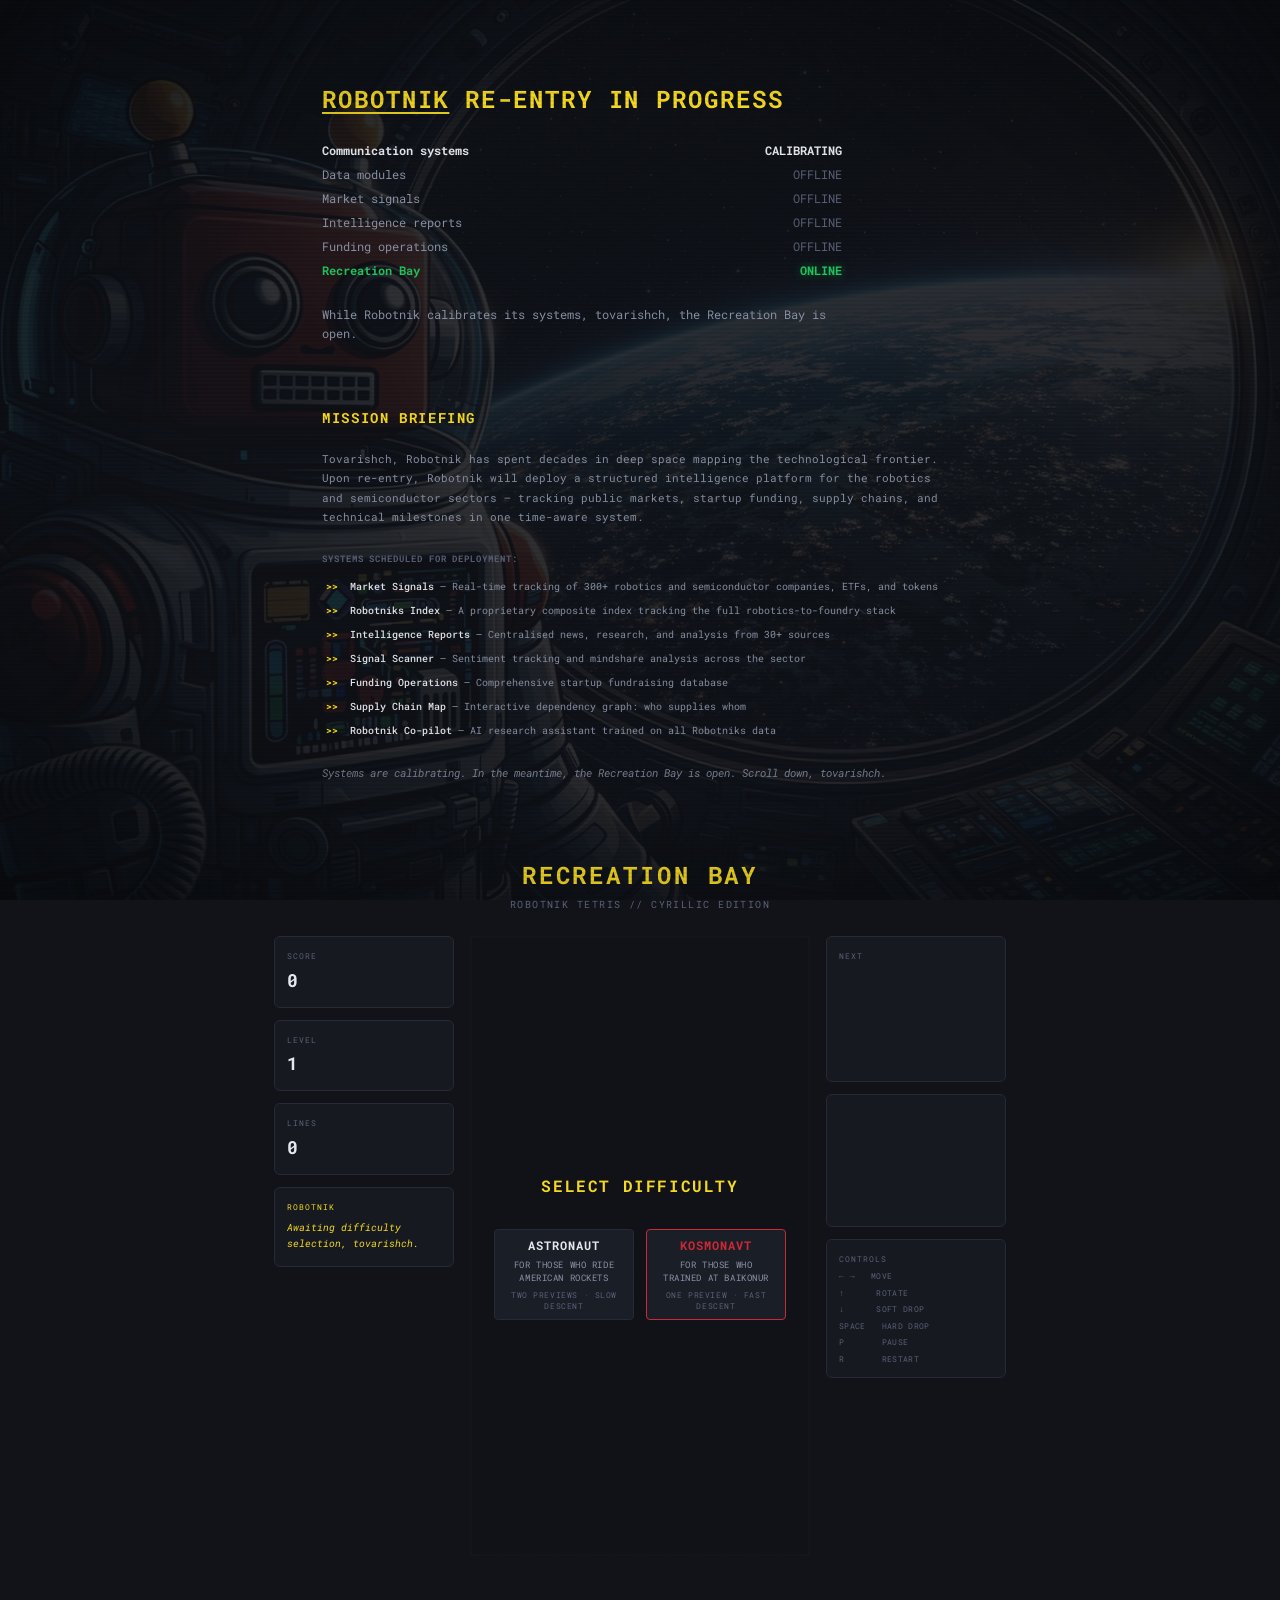
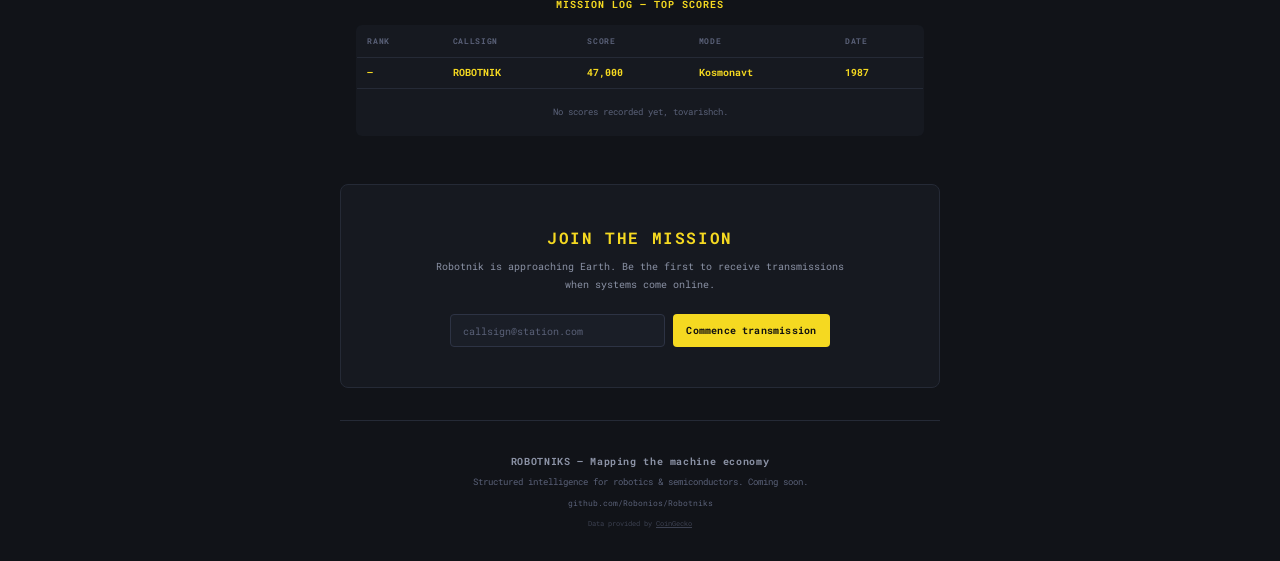
<file: tetris.html>
<!DOCTYPE html>
<html lang="en">
<head>
<meta charset="UTF-8">
<meta name="viewport" content="width=device-width, initial-scale=1.0, user-scalable=no">
<title>ROBOTNIK TETRIS — Recreation Bay</title>
<link href="https://fonts.googleapis.com/css2?family=Roboto+Mono:wght@300;400;500;700&display=swap" rel="stylesheet">
<style>
:root {
  --yellow: #F5D921;
  --yellow-dim: #D4BA0E;
  --yellow-glow: rgba(245, 217, 33, 0.10);
  --yellow-subtle: rgba(245, 217, 33, 0.05);
  --bg: #111318;
  --bg-raised: #161920;
  --bg-card: #1a1e27;
  --border: #252a36;
  --border-light: #2d3344;
  --text: #e6e8ed;
  --text-dim: #8b92a5;
  --text-muted: #5a6178;
  --green: #22c55e;
  --red: #ef4444;
  --soviet-red: #CC2936;
  --dark-red: #AA2233;
  --font: 'Roboto Mono', monospace;
}

* { margin: 0; padding: 0; box-sizing: border-box; }
html { scroll-behavior: smooth; }

body {
  font-family: var(--font);
  background: var(--bg);
  color: var(--text);
  line-height: 1.6;
  overflow-x: hidden;
  min-height: 100vh;
}

/* ===== BACKGROUND IMAGE ===== */
.bg-layer {
  position: fixed;
  inset: 0;
  z-index: 0;
  background-image: url('cosmonaut-bg.png');
  background-size: cover;
  background-position: center;
  opacity: 0.12;
  filter: grayscale(20%);
  pointer-events: none;
}

/* ===== CRT SCAN LINES ===== */
body::after {
  content: '';
  position: fixed;
  inset: 0;
  pointer-events: none;
  z-index: 10000;
  background: repeating-linear-gradient(
    0deg,
    transparent 0px,
    transparent 2px,
    rgba(0, 0, 0, 0.06) 2px,
    rgba(0, 0, 0, 0.06) 4px
  );
}

/* ===== CRT VIGNETTE ===== */
body::before {
  content: '';
  position: fixed;
  inset: 0;
  pointer-events: none;
  z-index: 9999;
  background: radial-gradient(ellipse at center, transparent 55%, rgba(0,0,0,0.35) 100%);
}

/* ===== BOOT HEADER ===== */
.boot-header {
  max-width: 700px;
  margin: 0 auto;
  padding: 80px 2rem 2rem;
  position: relative;
  z-index: 1;
}

.boot-title {
  font-size: clamp(1rem, 3vw, 1.5rem);
  font-weight: 700;
  color: var(--yellow);
  letter-spacing: 0.08em;
  margin-bottom: 1.5rem;
  animation: bootFlicker 0.1s ease 2;
}

/* Change 1: Brand underline */
.brand-underline {
  text-decoration: underline;
  text-underline-offset: 4px;
  text-decoration-thickness: 2px;
}

/* Change 2: Animated ellipsis */
.animated-dots::after {
  content: '';
  animation: ellipsis 1.8s steps(1) infinite;
}

@keyframes ellipsis {
  0%  { content: ''; }
  15% { content: '.'; }
  35% { content: '..'; }
  55% { content: '...'; }
  85% { content: ''; }
}

@keyframes bootFlicker {
  0%, 100% { opacity: 1; }
  50% { opacity: 0.7; }
}

.boot-line {
  font-size: clamp(0.55rem, 1.5vw, 0.72rem);
  font-weight: 400;
  margin-bottom: 0.35rem;
  opacity: 0;
  animation: bootLineIn 0.3s ease forwards;
  color: var(--text-dim);
  display: flex;
  justify-content: space-between;
  max-width: 520px;
}

.boot-line:nth-child(1) { animation-delay: 0.4s; }
.boot-line:nth-child(2) { animation-delay: 0.8s; }
.boot-line:nth-child(3) { animation-delay: 1.2s; }
.boot-line:nth-child(4) { animation-delay: 1.6s; }
.boot-line:nth-child(5) { animation-delay: 2.0s; }
.boot-line:nth-child(6) { animation-delay: 2.4s; }

@keyframes bootLineIn {
  from { opacity: 0; transform: translateX(-8px); }
  to { opacity: 1; transform: translateX(0); }
}

/* Change 3: Three-tier status hierarchy */
.status-offline { color: var(--text-muted); font-weight: 400; }

.status-calibrating {
  color: var(--text);
  font-weight: 700;
  animation: calibratePulse 2s ease-in-out infinite;
}

.status-online {
  color: var(--green);
  text-shadow: 0 0 8px rgba(34, 197, 94, 0.5);
  font-weight: 700;
}

/* Change 3: ONLINE label gets green bold too */
.boot-line-online span:first-child {
  color: var(--green);
  font-weight: 700;
}

/* Change 3: CALIBRATING label gets white bold */
.boot-line-calibrating span:first-child {
  color: var(--text);
  font-weight: 700;
}

/* Change 4: CALIBRATING pulse */
@keyframes calibratePulse {
  0%, 100% { opacity: 1; }
  50% { opacity: 0.4; }
}

.boot-message {
  font-size: 0.72rem;
  color: var(--text-dim);
  margin-top: 1.5rem;
  line-height: 1.7;
  opacity: 0;
  animation: bootLineIn 0.5s ease 3.0s forwards;
  max-width: 520px;
}

/* ===== MISSION BRIEFING ===== */
.mission-briefing {
  max-width: 700px;
  margin: 0 auto;
  padding: 2rem 2rem 2.5rem;
  position: relative;
  z-index: 1;
}

.briefing-heading {
  font-size: clamp(0.7rem, 1.8vw, 0.85rem);
  font-weight: 700;
  color: var(--yellow);
  letter-spacing: 0.12em;
  margin-bottom: 1.25rem;
  text-transform: uppercase;
}

.briefing-text {
  font-size: clamp(0.58rem, 1.3vw, 0.68rem);
  color: var(--text-dim);
  line-height: 1.8;
  margin-bottom: 1.5rem;
}

.briefing-systems-title {
  font-size: 0.58rem;
  font-weight: 700;
  color: var(--text-muted);
  letter-spacing: 0.1em;
  text-transform: uppercase;
  margin-bottom: 0.75rem;
}

.briefing-item {
  font-size: clamp(0.54rem, 1.2vw, 0.62rem);
  color: var(--text-dim);
  line-height: 1.7;
  margin-bottom: 0.45rem;
  padding-left: 0.25rem;
}

.briefing-item .item-prefix {
  color: var(--yellow);
  font-weight: 700;
  margin-right: 0.35rem;
}

.briefing-item .item-name {
  color: var(--text);
  font-weight: 500;
}

.briefing-closing {
  font-size: clamp(0.58rem, 1.3vw, 0.68rem);
  color: var(--text-dim);
  line-height: 1.8;
  margin-top: 1.5rem;
  font-style: italic;
  opacity: 0.85;
}

/* ===== GAME SECTION ===== */
.game-section {
  max-width: 1100px;
  margin: 2rem auto 0;
  padding: 0 1rem;
  position: relative;
  z-index: 1;
}

.game-title {
  text-align: center;
  margin-bottom: 1.5rem;
}

.game-title h2 {
  font-size: clamp(1.1rem, 2.5vw, 1.5rem);
  font-weight: 700;
  color: var(--yellow);
  letter-spacing: 0.12em;
}

.game-title p {
  font-size: 0.6rem;
  color: var(--text-muted);
  letter-spacing: 0.15em;
  margin-top: 0.2rem;
}

.game-container {
  display: grid;
  grid-template-columns: 180px auto 180px;
  gap: 1rem;
  justify-content: center;
  align-items: start;
}

/* ===== PANELS ===== */
.panel {
  display: flex;
  flex-direction: column;
  gap: 0.75rem;
}

.stat-box {
  background: var(--bg-raised);
  border: 1px solid var(--border);
  border-radius: 6px;
  padding: 0.75rem;
}

.stat-label {
  font-size: 0.52rem;
  text-transform: uppercase;
  letter-spacing: 0.12em;
  color: var(--text-muted);
  margin-bottom: 0.25rem;
}

.stat-value {
  font-size: 1.1rem;
  font-weight: 700;
  color: var(--text);
}

/* ===== COMMENTARY ===== */
.commentary-box {
  background: var(--bg-raised);
  border: 1px solid var(--border);
  border-radius: 6px;
  padding: 0.75rem;
  min-height: 80px;
}

.commentary-label {
  font-size: 0.52rem;
  text-transform: uppercase;
  letter-spacing: 0.12em;
  color: var(--yellow);
  margin-bottom: 0.35rem;
}

.commentary-text {
  font-size: 0.65rem;
  color: var(--yellow);
  line-height: 1.6;
  font-style: italic;
  transition: opacity 0.3s;
}

/* ===== BOARD ===== */
.board-wrap {
  position: relative;
  display: flex;
  justify-content: center;
}

#game-canvas {
  border: 2px solid var(--border-light);
  border-radius: 4px;
  display: block;
  image-rendering: pixelated;
  touch-action: none;
}

/* ===== OVERLAYS ===== */
.overlay {
  position: absolute;
  inset: 0;
  background: rgba(17, 19, 24, 0.92);
  display: flex;
  flex-direction: column;
  align-items: center;
  justify-content: center;
  border-radius: 4px;
  padding: 1.5rem;
  z-index: 10;
}

.overlay h3 {
  font-size: 1rem;
  font-weight: 700;
  color: var(--yellow);
  letter-spacing: 0.1em;
  margin-bottom: 1rem;
  text-align: center;
}

.overlay p {
  font-size: 0.68rem;
  color: var(--text-dim);
  text-align: center;
  line-height: 1.6;
}

/* ===== DIFFICULTY SELECT ===== */
.diff-buttons {
  display: flex;
  gap: 0.75rem;
  margin-top: 0.5rem;
}

.diff-btn {
  background: var(--bg-card);
  border: 1px solid var(--border);
  border-radius: 6px;
  padding: 1rem;
  cursor: pointer;
  transition: all 0.2s;
  font-family: var(--font);
  text-align: center;
  min-width: 130px;
}

.diff-btn:hover {
  border-color: var(--yellow);
  transform: translateY(-2px);
}

.diff-name {
  font-size: 0.72rem;
  font-weight: 700;
  color: var(--text);
  letter-spacing: 0.08em;
  margin-bottom: 0.3rem;
}

.diff-desc {
  font-size: 0.55rem;
  color: var(--text-dim);
  margin-bottom: 0.3rem;
  line-height: 1.5;
}

.diff-details {
  font-size: 0.52rem;
  color: var(--text-muted);
}

.diff-btn-hard { border-color: var(--soviet-red); }
.diff-btn-hard:hover { border-color: var(--yellow); }
.diff-btn-hard .diff-name { color: var(--soviet-red); }

/* ===== GAME OVER ===== */
#gameover-score {
  font-size: 1.1rem;
  font-weight: 700;
  color: var(--text);
  margin-bottom: 0.5rem;
}

#gameover-commentary {
  font-size: 0.65rem;
  color: var(--yellow);
  font-style: italic;
  margin-bottom: 1rem;
  text-align: center;
  line-height: 1.6;
  max-width: 260px;
}

.overlay button {
  font-family: var(--font);
  font-size: 0.6rem;
  text-transform: uppercase;
  letter-spacing: 0.06em;
  padding: 0.5rem 1rem;
  border-radius: 4px;
  cursor: pointer;
  transition: all 0.2s;
  margin-top: 0.4rem;
  display: block;
  width: 100%;
  max-width: 240px;
}

.submit-btn {
  background: transparent;
  border: 1px solid var(--yellow);
  color: var(--yellow);
}
.submit-btn:hover { background: var(--yellow); color: #111; }

.restart-btn {
  background: transparent;
  border: 1px solid var(--border-light);
  color: var(--text-dim);
}
.restart-btn:hover { border-color: var(--text-dim); color: var(--text); }

#leaderboard-entry {
  display: flex;
  flex-direction: column;
  gap: 0.4rem;
  width: 100%;
  max-width: 240px;
  margin-bottom: 0.5rem;
}

#leaderboard-entry input {
  font-family: var(--font);
  font-size: 0.65rem;
  padding: 0.45rem 0.65rem;
  border: 1px solid var(--border);
  border-radius: 4px;
  background: var(--bg-card);
  color: var(--text);
  outline: none;
}
#leaderboard-entry input:focus { border-color: var(--yellow); }

#leaderboard-entry button {
  background: var(--yellow);
  border: none;
  color: #111;
  font-weight: 700;
}

.priority-msg {
  font-size: 0.6rem;
  color: var(--green);
  text-shadow: 0 0 6px rgba(34,197,94,0.4);
  margin-top: 0.5rem;
  text-align: center;
}

/* ===== CONTROLS REFERENCE ===== */
.controls-ref {
  background: var(--bg-raised);
  border: 1px solid var(--border);
  border-radius: 6px;
  padding: 0.75rem;
}

.control-line {
  font-size: 0.52rem;
  color: var(--text-muted);
  margin-top: 0.2rem;
  letter-spacing: 0.04em;
}

/* ===== PREVIEW CANVAS ===== */
.preview-canvas {
  display: block;
  width: 100%;
  max-width: 156px;
  image-rendering: pixelated;
  margin-top: 0.25rem;
}

/* ===== MOBILE CONTROLS ===== */
.mobile-controls {
  display: none;
  justify-content: center;
  gap: 0.5rem;
  margin-top: 0.75rem;
  padding: 0 1rem;
}

.mobile-btn {
  font-family: var(--font);
  font-size: 1.2rem;
  width: 52px;
  height: 52px;
  border: 1px solid var(--border);
  border-radius: 6px;
  background: var(--bg-raised);
  color: var(--text);
  cursor: pointer;
  touch-action: manipulation;
  display: flex;
  align-items: center;
  justify-content: center;
  user-select: none;
  -webkit-user-select: none;
}

.mobile-btn:active {
  background: var(--bg-card);
  border-color: var(--yellow);
  color: var(--yellow);
}

/* ===== LEADERBOARD ===== */
.leaderboard-section {
  max-width: 600px;
  margin: 2.5rem auto 0;
  padding: 0 1rem;
  position: relative;
  z-index: 1;
}

.leaderboard-section h3 {
  font-size: 0.65rem;
  font-weight: 700;
  color: var(--yellow);
  letter-spacing: 0.1em;
  margin-bottom: 0.75rem;
  text-align: center;
}

.lb-table {
  width: 100%;
  border-collapse: collapse;
  background: var(--bg-raised);
  border: 1px solid var(--border);
  border-radius: 6px;
  overflow: hidden;
}

.lb-table th {
  font-size: 0.5rem;
  text-transform: uppercase;
  letter-spacing: 0.08em;
  color: var(--text-muted);
  padding: 0.55rem 0.65rem;
  text-align: left;
  border-bottom: 1px solid var(--border);
}

.lb-table td {
  font-size: 0.62rem;
  padding: 0.45rem 0.65rem;
  border-bottom: 1px solid rgba(37,42,54,0.5);
  color: var(--text-dim);
}

.lb-table tr:last-child td { border-bottom: none; }

.lb-robotnik td {
  color: var(--yellow) !important;
  font-weight: 700;
  border-bottom: 1px solid var(--border) !important;
}

/* ===== EMAIL SECTION ===== */
.email-section {
  max-width: 600px;
  margin: 3rem auto 0;
  padding: 2.5rem 1.5rem;
  text-align: center;
  position: relative;
  z-index: 1;
  background: var(--bg-raised);
  border: 1px solid var(--border);
  border-radius: 8px;
}

.email-section h2 {
  font-size: 1rem;
  font-weight: 700;
  color: var(--yellow);
  letter-spacing: 0.1em;
  margin-bottom: 0.5rem;
}

.email-section > p {
  font-size: 0.65rem;
  color: var(--text-dim);
  line-height: 1.7;
  margin-bottom: 1.25rem;
  max-width: 420px;
  margin-left: auto;
  margin-right: auto;
}

.email-form {
  display: flex;
  gap: 0.5rem;
  max-width: 380px;
  margin: 0 auto;
}

.email-form input {
  flex: 1;
  font-family: var(--font);
  font-size: 0.65rem;
  padding: 0.55rem 0.75rem;
  border: 1px solid var(--border-light);
  border-radius: 4px;
  background: var(--bg-card);
  color: var(--text);
  outline: none;
}
.email-form input::placeholder { color: var(--text-muted); }
.email-form input:focus { border-color: var(--yellow); }

.email-form button {
  font-family: var(--font);
  font-size: 0.6rem;
  font-weight: 700;
  padding: 0.55rem 0.85rem;
  background: var(--yellow);
  color: #111;
  border: none;
  border-radius: 4px;
  cursor: pointer;
  transition: all 0.2s;
  white-space: nowrap;
  letter-spacing: 0.02em;
}
.email-form button:hover { background: var(--yellow-dim); }

#email-msg {
  font-size: 0.6rem;
  margin-top: 0.75rem;
}

/* ===== FOOTER ===== */
.site-footer {
  max-width: 600px;
  margin: 2rem auto 0;
  padding: 2rem 1rem;
  text-align: center;
  border-top: 1px solid var(--border);
  position: relative;
  z-index: 1;
}

.footer-brand {
  font-size: 0.65rem;
  font-weight: 700;
  color: var(--text-dim);
  letter-spacing: 0.06em;
  margin-bottom: 0.3rem;
}

.footer-desc {
  font-size: 0.55rem;
  color: var(--text-muted);
  margin-bottom: 0.5rem;
}

.footer-link {
  font-size: 0.5rem;
  color: var(--text-muted);
}

/* ===== FLICKER EFFECT ===== */
@keyframes screenFlicker {
  0%, 100% { opacity: 1; }
  10% { opacity: 0.85; }
  20% { opacity: 1; }
  40% { opacity: 0.9; }
  50% { opacity: 1; }
}

.flicker { animation: screenFlicker 0.3s ease 2; }

/* ===== RESPONSIVE ===== */
@media (max-width: 768px) {
  .boot-header { padding: 60px 1rem 1rem; }
  .game-container {
    grid-template-columns: 1fr;
    max-width: 340px;
    margin: 0 auto;
  }
  .panel-left {
    display: grid;
    grid-template-columns: 1fr 1fr 1fr;
    gap: 0.5rem;
    order: 2;
  }
  .panel-left .commentary-box {
    grid-column: 1 / -1;
  }
  .board-wrap { order: 1; }
  .panel-right {
    order: 3;
    display: grid;
    grid-template-columns: 1fr 1fr;
    gap: 0.5rem;
  }
  .panel-right .controls-ref { display: none; }
  .mobile-controls { display: flex !important; order: 4; }
  #game-canvas { width: 100%; height: auto; }
  .diff-buttons { flex-direction: column; }
  .email-form { flex-direction: column; }
  .email-section { margin-left: 1rem; margin-right: 1rem; }
  .leaderboard-section { margin-left: 1rem; margin-right: 1rem; }
  .mission-briefing { padding: 1.5rem 1rem 2rem; }
}
</style>
</head>
<body>

<div class="bg-layer"></div>

<!-- BOOT HEADER -->
<header class="boot-header">
  <h1 class="boot-title"><span class="brand-underline">ROBOTNIK</span> RE-ENTRY IN PROGRESS<span class="animated-dots"></span></h1>
  <div class="boot-systems">
    <div class="boot-line boot-line-calibrating"><span>Communication systems</span> <span class="status-calibrating">CALIBRATING</span></div>
    <div class="boot-line"><span>Data modules</span> <span class="status-offline">OFFLINE</span></div>
    <div class="boot-line"><span>Market signals</span> <span class="status-offline">OFFLINE</span></div>
    <div class="boot-line"><span>Intelligence reports</span> <span class="status-offline">OFFLINE</span></div>
    <div class="boot-line"><span>Funding operations</span> <span class="status-offline">OFFLINE</span></div>
    <div class="boot-line boot-line-online"><span>Recreation Bay</span> <span class="status-online">ONLINE</span></div>
  </div>
  <p class="boot-message">While Robotnik calibrates its systems, tovarishch, the Recreation Bay is open.</p>
</header>

<!-- MISSION BRIEFING -->
<section class="mission-briefing">
  <h2 class="briefing-heading">Mission Briefing</h2>
  <p class="briefing-text">Tovarishch, Robotnik has spent decades in deep space mapping the technological frontier. Upon re-entry, Robotnik will deploy a structured intelligence platform for the robotics and semiconductor sectors &mdash; tracking public markets, startup funding, supply chains, and technical milestones in one time-aware system.</p>
  <p class="briefing-systems-title">Systems scheduled for deployment:</p>
  <div class="briefing-item"><span class="item-prefix">&gt;&gt;</span> <span class="item-name">Market Signals</span> &mdash; Real-time tracking of 300+ robotics and semiconductor companies, ETFs, and tokens</div>
  <div class="briefing-item"><span class="item-prefix">&gt;&gt;</span> <span class="item-name">Robotniks Index</span> &mdash; A proprietary composite index tracking the full robotics-to-foundry stack</div>
  <div class="briefing-item"><span class="item-prefix">&gt;&gt;</span> <span class="item-name">Intelligence Reports</span> &mdash; Centralised news, research, and analysis from 30+ sources</div>
  <div class="briefing-item"><span class="item-prefix">&gt;&gt;</span> <span class="item-name">Signal Scanner</span> &mdash; Sentiment tracking and mindshare analysis across the sector</div>
  <div class="briefing-item"><span class="item-prefix">&gt;&gt;</span> <span class="item-name">Funding Operations</span> &mdash; Comprehensive startup fundraising database</div>
  <div class="briefing-item"><span class="item-prefix">&gt;&gt;</span> <span class="item-name">Supply Chain Map</span> &mdash; Interactive dependency graph: who supplies whom</div>
  <div class="briefing-item"><span class="item-prefix">&gt;&gt;</span> <span class="item-name">Robotnik Co-pilot</span> &mdash; AI research assistant trained on all Robotniks data</div>
  <p class="briefing-closing">Systems are calibrating. In the meantime, the Recreation Bay is open. Scroll down, tovarishch.</p>
</section>

<!-- GAME SECTION -->
<main class="game-section">
  <div class="game-title">
    <h2>RECREATION BAY</h2>
    <p>ROBOTNIK TETRIS // CYRILLIC EDITION</p>
  </div>

  <div class="game-container">
    <!-- Left Panel -->
    <div class="panel panel-left">
      <div class="stat-box">
        <div class="stat-label">Score</div>
        <div class="stat-value" id="stat-score">0</div>
      </div>
      <div class="stat-box">
        <div class="stat-label">Level</div>
        <div class="stat-value" id="stat-level">1</div>
      </div>
      <div class="stat-box">
        <div class="stat-label">Lines</div>
        <div class="stat-value" id="stat-lines">0</div>
      </div>
      <div class="commentary-box">
        <div class="commentary-label">Robotnik</div>
        <div class="commentary-text" id="commentary">Awaiting difficulty selection, tovarishch.</div>
      </div>
    </div>

    <!-- Board -->
    <div class="board-wrap">
      <canvas id="game-canvas"></canvas>
      <!-- Difficulty Overlay -->
      <div class="overlay" id="overlay-diff">
        <h3>SELECT DIFFICULTY</h3>
        <div class="diff-buttons">
          <button class="diff-btn" id="btn-astro">
            <div class="diff-name">ASTRONAUT</div>
            <div class="diff-desc">For those who ride American rockets</div>
            <div class="diff-details">Two previews &middot; Slow descent</div>
          </button>
          <button class="diff-btn diff-btn-hard" id="btn-cosmo">
            <div class="diff-name">KOSMONAVT</div>
            <div class="diff-desc">For those who trained at Baikonur</div>
            <div class="diff-details">One preview &middot; Fast descent</div>
          </button>
        </div>
      </div>
      <!-- Game Over Overlay -->
      <div class="overlay" id="overlay-gameover" style="display:none">
        <h3>MISSION FAILED</h3>
        <div id="gameover-score">SCORE: 0</div>
        <div id="gameover-commentary"></div>
        <div id="lb-entry" style="display:none">
          <input type="email" id="lb-email" placeholder="callsign@station.com">
          <button class="submit-btn" id="lb-submit-btn">SUBMIT</button>
        </div>
        <div id="priority-msg" class="priority-msg" style="display:none"></div>
        <button class="submit-btn" id="btn-show-lb">SUBMIT TO LEADERBOARD</button>
        <button class="restart-btn" id="btn-restart">RETURN TO RECREATION BAY</button>
      </div>
      <!-- Pause Overlay -->
      <div class="overlay" id="overlay-pause" style="display:none">
        <h3>MISSION PAUSED</h3>
        <p>Press P to resume, tovarishch.</p>
      </div>
    </div>

    <!-- Right Panel -->
    <div class="panel panel-right">
      <div class="stat-box">
        <div class="stat-label">Next</div>
        <canvas class="preview-canvas" id="preview1" width="168" height="112"></canvas>
      </div>
      <div class="stat-box" id="preview2-box">
        <canvas class="preview-canvas" id="preview2" width="168" height="112"></canvas>
      </div>
      <div class="controls-ref">
        <div class="stat-label">Controls</div>
        <div class="control-line">&larr; &rarr; &nbsp; MOVE</div>
        <div class="control-line">&uarr; &nbsp;&nbsp;&nbsp;&nbsp; ROTATE</div>
        <div class="control-line">&darr; &nbsp;&nbsp;&nbsp;&nbsp; SOFT DROP</div>
        <div class="control-line">SPACE &nbsp; HARD DROP</div>
        <div class="control-line">P &nbsp;&nbsp;&nbsp;&nbsp;&nbsp; PAUSE</div>
        <div class="control-line">R &nbsp;&nbsp;&nbsp;&nbsp;&nbsp; RESTART</div>
      </div>
    </div>
  </div>

  <!-- Mobile Controls -->
  <div class="mobile-controls" id="mobile-controls">
    <button class="mobile-btn" id="mb-left">&larr;</button>
    <button class="mobile-btn" id="mb-rotate">&#x21BB;</button>
    <button class="mobile-btn" id="mb-right">&rarr;</button>
    <button class="mobile-btn" id="mb-down">&darr;</button>
    <button class="mobile-btn" id="mb-drop">&#x23EC;</button>
  </div>
</main>

<!-- LEADERBOARD -->
<section class="leaderboard-section">
  <h3>MISSION LOG &mdash; TOP SCORES</h3>
  <table class="lb-table">
    <thead>
      <tr><th>RANK</th><th>CALLSIGN</th><th>SCORE</th><th>MODE</th><th>DATE</th></tr>
    </thead>
    <tbody id="lb-body"></tbody>
  </table>
</section>

<!-- EMAIL CAPTURE -->
<section class="email-section">
  <h2>JOIN THE MISSION</h2>
  <p>Robotnik is approaching Earth. Be the first to receive transmissions when systems come online.</p>
  <form id="mc-form" action="https://outlook.us19.list-manage.com/subscribe/post?u=fa87fe8cce831e8f9918395c8&amp;id=1943629238&amp;f_id=00aee8e4f0" method="post" target="_blank">
    <div class="email-form">
      <input type="email" name="EMAIL" id="mission-email" placeholder="callsign@station.com" required>
      <button type="submit" id="btn-email">Commence transmission</button>
    </div>
    <!-- Honeypot anti-bot field -->
    <div style="position: absolute; left: -5000px;" aria-hidden="true">
      <input type="text" name="b_fa87fe8cce831e8f9918395c8_1943629238" tabindex="-1" value="">
    </div>
  </form>
  <p id="email-msg" style="display:none"></p>
</section>

<!-- FOOTER -->
<footer class="site-footer">
  <p class="footer-brand">ROBOTNIKS &mdash; Mapping the machine economy</p>
  <p class="footer-desc">Structured intelligence for robotics &amp; semiconductors. Coming soon.</p>
  <p class="footer-link">github.com/Robonios/Robotniks</p>
  <p class="footer-link" style="margin-top: 0.5rem; font-size: 0.45rem; opacity: 0.6;">Data provided by <a href="https://www.coingecko.com" target="_blank" rel="noopener" style="color: var(--text-muted);">CoinGecko</a></p>
</footer>

<script>
// ============================================================
// ROBOTNIK TETRIS — COMPLETE GAME ENGINE
// ============================================================

const BW = 12, BH = 22, CS = 28;

// ===== PIECE DEFINITIONS =====
const PIECES = {
  // SMALL (3 wide or less)
  Ge:     [[1,1,1],[1,0,0]],
  Te:     [[1,1,1],[0,1,0]],
  El:     [[0,1],[0,1],[1,1]],
  Ef:     [[0,1,0],[1,1,1],[0,1,0]],
  // MEDIUM (3-4 wide)
  Pe:     [[1,1,1],[1,0,1]],
  Be:     [[1,1,0],[0,1,0],[0,1,1]],
  De:     [[0,1,0],[0,1,0],[1,1,1]],
  Tse:    [[1,0,1],[1,1,1],[0,0,1]],
  // HARD (3-5 wide, irregular)
  I_rev:  [[1,0,1],[1,1,0],[1,0,0]],
  Sha:    [[1,0,1,0,1],[1,1,1,1,1]],
  Shcha:  [[1,0,1,0],[1,1,1,1],[0,0,0,1]],
  Zhe:    [[1,0,1],[0,1,0],[1,0,1]],
};

const PCOLORS = {
  Ge:'#F5D921', Te:'#F5D921', El:'#D4BA0E', Ef:'#D4BA0E',
  Pe:'#CC2936', Be:'#CC2936', De:'#AA2233', Tse:'#AA2233',
  I_rev:'#E6E8ED', Sha:'#E6E8ED', Shcha:'#8B92A5', Zhe:'#F5D921',
};

const GHOST_COLOR = '#252A36';
const PIECE_NAMES = Object.keys(PIECES);

// Pre-compute all 4 rotations for each piece
const ROTATIONS = {};
function rotateCW(m) {
  const R = m.length, C = m[0].length;
  const out = Array.from({length:C}, ()=> Array(R).fill(0));
  for (let r=0; r<R; r++) for (let c=0; c<C; c++) out[c][R-1-r] = m[r][c];
  return out;
}
for (const name of PIECE_NAMES) {
  ROTATIONS[name] = [PIECES[name]];
  for (let i=1; i<4; i++) ROTATIONS[name].push(rotateCW(ROTATIONS[name][i-1]));
}

// ===== DIFFICULTY =====
const DIFF = {
  Astronaut: { name:'ASTRONAUT', start:1000, accel:50, min:300, preview:2 },
  Cosmonaut: { name:'KOSMONAVT', start:450, accel:30, min:120, preview:1 },
};

// ===== SCORING =====
const LINE_SCORES = [0, 100, 300, 500, 800];

// ===== COMMENTARY =====
const COMMENTARY = {
  line1: ["Adequate, tovarishch.","One line. Robotnik clears four simultaneously.","Noted."],
  line2: ["Improving. Continue.","Acceptable spatial reasoning.","Two lines. Robotnik approves."],
  line3: ["Impressive coordination, tovarishch.","Robotnik notes this in the mission log.","Three lines. You have potential."],
  line4: ["OTLICHNO! Full clearance! Robotnik approves.","Four lines. This is how it was done at Baikonur.","TETRIS! The highest honour, tovarishch."],
  hard: ["Incoming: Cyrillic payload. Brace, tovarishch.","Zhe-piece detected. Robotnik offers no sympathy.","Sha-piece. Five units wide. Good luck, tovarishch.","Shcha-piece incoming. Robotnik is watching.","Be-piece. The serpentine. Think carefully."],
  near_death: ["WARNING: Stack approaching critical altitude.","Tovarishch, Robotnik recommends immediate action.","Communication interference increasing. Clear lines.","VNIMANIE! Altitude critical."],
  gameover: ["Mission failed. Recalibrating sensors. Try again, tovarishch.","Robotnik completed 47,000 lines during the Neptune flyby. You will improve.","The mission continues. Return to the Recreation Bay when ready."],
  high_score: ["Impressive. Robotnik is updating the mission log.","Score recorded. You have earned respect, tovarishch."],
  beat: ["VNIMANIE! You have exceeded Robotnik benchmark score.","Priority clearance granted. Submit your callsign to the leaderboard, tovarishch."],
  idle: ["Tovarishch? Are you still at your station?","Robotnik detects no input. Have you been captured?","The pieces will not place themselves, tovarishch."],
  start_astro: ["Astronaut mode selected. Robotnik notes your... caution.","American difficulty. Two-piece preview. Robotnik is generous today."],
  start_cosmo: ["Kosmonavt mode. Now we play as Soviets.","One piece preview. Fast descent. This is the real game, tovarishch.","Baikonur difficulty activated. Robotnik respects your courage."],
  m1000: ["1,000 points. You are warming up, tovarishch."],
  m5000: ["5,000 points. Robotnik is beginning to pay attention."],
  m10000: ["10,000 points. You have matched Robotnik training score. Impressive."],
};

function pick(arr) { return arr[Math.floor(Math.random()*arr.length)]; }

// ===== GAME STATE =====
let board, curName, curRot, curX, curY;
let bag = [], nextQ = [];
let score, level, lines, mode;
let state = 'menu'; // menu, play, pause, over
let dropTimer, dropInterval, lastTime;
let lastInput, idleShown, commentTimer;
let milestones;

const canvas = document.getElementById('game-canvas');
const ctx = canvas.getContext('2d');
canvas.width = BW * CS;
canvas.height = BH * CS;

// ===== BOARD FUNCTIONS =====
function initBoard() {
  board = Array.from({length:BH}, ()=> Array(BW).fill(0));
}

function createBag() {
  const a = [...PIECE_NAMES];
  for (let i=a.length-1; i>0; i--) { const j=Math.floor(Math.random()*(i+1)); [a[i],a[j]]=[a[j],a[i]]; }
  return a;
}

function getPiece() { return ROTATIONS[curName][curRot]; }

function canPlace(piece, px, py) {
  for (let r=0; r<piece.length; r++)
    for (let c=0; c<piece[r].length; c++)
      if (piece[r][c]) {
        const bx=px+c, by=py+r;
        if (bx<0||bx>=BW||by>=BH) return false;
        if (by>=0 && board[by][bx]) return false;
      }
  return true;
}

function lockPiece() {
  const p = getPiece();
  for (let r=0; r<p.length; r++)
    for (let c=0; c<p[r].length; c++)
      if (p[r][c]) {
        const by=curY+r;
        if (by>=0) board[by][curX+c] = PCOLORS[curName];
      }
}

function clearLines() {
  let cleared = 0;
  for (let r=BH-1; r>=0; r--) {
    if (board[r].every(c=>c!==0)) {
      board.splice(r, 1);
      board.unshift(Array(BW).fill(0));
      cleared++; r++;
    }
  }
  return cleared;
}

function ghostY() {
  let gy = curY;
  const p = getPiece();
  while (canPlace(p, curX, gy+1)) gy++;
  return gy;
}

function isNearDeath() {
  for (let r=0; r<4; r++)
    for (let c=0; c<BW; c++)
      if (board[r][c]) return true;
  return false;
}

// ===== PIECE SPAWNING =====
function fillNext() {
  const cnt = DIFF[mode].preview;
  while (nextQ.length < cnt) {
    if (!bag.length) bag = createBag();
    nextQ.push({ name: bag.pop(), rot: Math.floor(Math.random()*4) });
  }
}

function spawn() {
  if (!nextQ.length) fillNext();
  const n = nextQ.shift();
  curName = n.name; curRot = n.rot;
  fillNext();
  const p = getPiece();
  curX = Math.floor((BW - p[0].length)/2);
  curY = 0;
  if (!canPlace(p, curX, curY)) {
    // try one row up
    curY = -1;
    if (!canPlace(p, curX, curY)) { doGameOver(); return false; }
  }
  if (['Zhe','Sha','Shcha','Be','Pe'].includes(curName)) showComment('hard');
  return true;
}

// ===== GAME ACTIONS =====
function moveLeft() {
  if (state!=='play') return;
  const p=getPiece();
  if (canPlace(p, curX-1, curY)) { curX--; lastInput=performance.now(); idleShown=false; }
}

function moveRight() {
  if (state!=='play') return;
  const p=getPiece();
  if (canPlace(p, curX+1, curY)) { curX++; lastInput=performance.now(); idleShown=false; }
}

function rotatePiece() {
  if (state!=='play') return;
  const newRot = (curRot+1)%4;
  const p = ROTATIONS[curName][newRot];
  const kicks = [[0,0],[-1,0],[1,0],[0,-1],[-2,0],[2,0],[0,-2]];
  for (const [dx,dy] of kicks) {
    if (canPlace(p, curX+dx, curY+dy)) {
      curRot=newRot; curX+=dx; curY+=dy;
      lastInput=performance.now(); idleShown=false;
      return;
    }
  }
}

function softDrop() {
  if (state!=='play') return;
  const p=getPiece();
  if (canPlace(p, curX, curY+1)) { curY++; lastInput=performance.now(); idleShown=false; }
  else placePiece();
}

function hardDrop() {
  if (state!=='play') return;
  const p=getPiece();
  let dropped=0;
  while (canPlace(p, curX, curY+1)) { curY++; dropped++; }
  score += 2 * dropped;
  lastInput=performance.now(); idleShown=false;
  placePiece();
}

function placePiece() {
  lockPiece();
  const cleared = clearLines();
  if (cleared > 0) {
    lines += cleared;
    level = Math.floor(lines/10)+1;
    score += LINE_SCORES[Math.min(cleared,4)] * level;
    const key = ['','line1','line2','line3','line4'][Math.min(cleared,4)];
    showComment(key);
    updateSpeed();
    checkMilestones();
  }
  if (isNearDeath()) showComment('near_death');
  updateStats();
  if (!spawn()) return;
}

function updateSpeed() {
  const d = DIFF[mode];
  const reduction = Math.floor(lines/10) * d.accel;
  dropInterval = Math.max(d.min, d.start - reduction);
}

function checkMilestones() {
  if (score>=10000 && !milestones.m10000) { milestones.m10000=true; showComment('m10000'); }
  else if (score>=5000 && !milestones.m5000) { milestones.m5000=true; showComment('m5000'); }
  else if (score>=1000 && !milestones.m1000) { milestones.m1000=true; showComment('m1000'); }
}

// ===== COMMENTARY =====
function showComment(key) {
  const el = document.getElementById('commentary');
  if (!COMMENTARY[key]) return;
  el.textContent = pick(COMMENTARY[key]);
  el.style.opacity = '1';
  clearTimeout(commentTimer);
  commentTimer = setTimeout(()=>{ el.style.opacity='0.4'; }, 3000);
}

// ===== RENDERING =====
function draw() {
  ctx.fillStyle = '#0d0f14';
  ctx.fillRect(0, 0, canvas.width, canvas.height);

  // Grid lines
  ctx.strokeStyle = '#1a1e27';
  ctx.lineWidth = 0.5;
  for (let r=0; r<=BH; r++) {
    ctx.beginPath(); ctx.moveTo(0,r*CS); ctx.lineTo(BW*CS,r*CS); ctx.stroke();
  }
  for (let c=0; c<=BW; c++) {
    ctx.beginPath(); ctx.moveTo(c*CS,0); ctx.lineTo(c*CS,BH*CS); ctx.stroke();
  }

  // Locked cells
  for (let r=0; r<BH; r++)
    for (let c=0; c<BW; c++)
      if (board[r][c]) drawCell(c, r, board[r][c]);

  if (state==='play') {
    // Ghost
    const gy = ghostY();
    const p = getPiece();
    for (let r=0; r<p.length; r++)
      for (let c=0; c<p[r].length; c++)
        if (p[r][c]) {
          const by=gy+r;
          if (by>=0) drawGhost(curX+c, by);
        }

    // Current piece
    for (let r=0; r<p.length; r++)
      for (let c=0; c<p[r].length; c++)
        if (p[r][c]) {
          const by=curY+r;
          if (by>=0) drawCell(curX+c, by, PCOLORS[curName]);
        }
  }
}

function drawCell(x, y, color) {
  const px=x*CS, py=y*CS, s=CS-2;
  ctx.fillStyle = color;
  ctx.fillRect(px+1, py+1, s, s);
  ctx.fillStyle = 'rgba(255,255,255,0.12)';
  ctx.fillRect(px+1, py+1, s, 2);
  ctx.fillRect(px+1, py+1, 2, s);
  ctx.fillStyle = 'rgba(0,0,0,0.2)';
  ctx.fillRect(px+1, py+s-1, s, 2);
  ctx.fillRect(px+s-1, py+1, 2, s);
}

function drawGhost(x, y) {
  const px=x*CS, py=y*CS;
  ctx.strokeStyle = GHOST_COLOR;
  ctx.lineWidth = 1.5;
  ctx.strokeRect(px+2, py+2, CS-4, CS-4);
}

function drawPreview(canvasEl, piece, color) {
  const pctx = canvasEl.getContext('2d');
  pctx.clearRect(0, 0, canvasEl.width, canvasEl.height);
  const ps = 20; // preview cell size
  const rows=piece.length, cols=piece[0].length;
  const ox = Math.floor((canvasEl.width - cols*ps)/2);
  const oy = Math.floor((canvasEl.height - rows*ps)/2);
  for (let r=0; r<rows; r++)
    for (let c=0; c<cols; c++)
      if (piece[r][c]) {
        const px=ox+c*ps, py=oy+r*ps;
        pctx.fillStyle = color;
        pctx.fillRect(px+1, py+1, ps-2, ps-2);
        pctx.fillStyle = 'rgba(255,255,255,0.1)';
        pctx.fillRect(px+1, py+1, ps-2, 2);
        pctx.fillStyle = 'rgba(0,0,0,0.15)';
        pctx.fillRect(px+1, py+ps-3, ps-2, 2);
      }
}

function renderPreviews() {
  const p1 = document.getElementById('preview1');
  const p2 = document.getElementById('preview2');
  const box2 = document.getElementById('preview2-box');
  if (nextQ.length >= 1) {
    const n = nextQ[0];
    drawPreview(p1, ROTATIONS[n.name][n.rot], PCOLORS[n.name]);
  }
  if (DIFF[mode] && DIFF[mode].preview >= 2 && nextQ.length >= 2) {
    box2.style.display = '';
    const n = nextQ[1];
    drawPreview(p2, ROTATIONS[n.name][n.rot], PCOLORS[n.name]);
  } else {
    box2.style.display = 'none';
  }
}

function updateStats() {
  document.getElementById('stat-score').textContent = score.toLocaleString();
  document.getElementById('stat-level').textContent = level;
  document.getElementById('stat-lines').textContent = lines;
  renderPreviews();
}

// ===== GAME LOOP =====
function gameLoop(time) {
  if (state !== 'play') { requestAnimationFrame(gameLoop); draw(); return; }
  if (!lastTime) lastTime = time;
  const dt = time - lastTime;
  lastTime = time;
  dropTimer += dt;

  // Idle detection
  if (time - lastInput > 5000 && !idleShown) {
    idleShown = true;
    showComment('idle');
  }

  if (dropTimer >= dropInterval) {
    dropTimer = 0;
    const p = getPiece();
    if (canPlace(p, curX, curY+1)) { curY++; }
    else placePiece();
  }

  draw();
  renderPreviews();
  requestAnimationFrame(gameLoop);
}

// ===== GAME STATES =====
function startGame(difficulty) {
  mode = difficulty;
  initBoard();
  score=0; level=1; lines=0;
  dropTimer=0; lastTime=0;
  dropInterval = DIFF[mode].start;
  bag = createBag();
  nextQ = [];
  fillNext();
  milestones = {m1000:false, m5000:false, m10000:false};
  lastInput = performance.now();
  idleShown = false;

  document.getElementById('overlay-diff').style.display='none';
  document.getElementById('overlay-gameover').style.display='none';
  document.getElementById('overlay-pause').style.display='none';

  updateStats();
  if (!spawn()) return;
  state = 'play';

  const key = mode==='Astronaut' ? 'start_astro' : 'start_cosmo';
  showComment(key);
}

function togglePause() {
  if (state==='play') {
    state='pause';
    document.getElementById('overlay-pause').style.display='flex';
  } else if (state==='pause') {
    state='play';
    lastTime=0;
    document.getElementById('overlay-pause').style.display='none';
  }
}

function doGameOver() {
  state = 'over';
  showComment('gameover');
  canvas.classList.add('flicker');
  setTimeout(()=>canvas.classList.remove('flicker'), 600);

  document.getElementById('gameover-score').textContent = 'SCORE: ' + score.toLocaleString();
  document.getElementById('gameover-commentary').textContent = pick(COMMENTARY.gameover);
  document.getElementById('overlay-gameover').style.display='flex';
  document.getElementById('lb-entry').style.display='none';
  document.getElementById('btn-show-lb').style.display='';
  document.getElementById('priority-msg').style.display='none';

  // Check if beat robotnik
  const stored = loadScores();
  const isHigh = !stored.length || score > stored[0].score;
  if (isHigh && score > 0) showComment('high_score');
  if (score >= 10000) {
    document.getElementById('priority-msg').textContent = 'Priority clearance granted, tovarishch.';
    document.getElementById('priority-msg').style.display = '';
    showComment('beat');
  }

  renderLeaderboard();
}

function showDiffSelect() {
  state = 'menu';
  document.getElementById('overlay-diff').style.display='flex';
  document.getElementById('overlay-gameover').style.display='none';
  document.getElementById('overlay-pause').style.display='none';
  initBoard(); draw();
  // Clear previews and reset stats display
  score=0; level=1; lines=0; updateStats();
  const p1c = document.getElementById('preview1').getContext('2d');
  p1c.clearRect(0,0,140,140);
  const p2c = document.getElementById('preview2').getContext('2d');
  p2c.clearRect(0,0,140,140);
  document.getElementById('preview2-box').style.display='none';
  document.getElementById('commentary').textContent='';
}

// ===== LEADERBOARD =====
function loadScores() {
  try { return JSON.parse(localStorage.getItem('robotnik_lb') || '[]'); }
  catch { return []; }
}

function saveScore(callsign, sc, md) {
  const scores = loadScores();
  scores.push({ callsign, score:sc, mode:md, date: new Date().toISOString().slice(0,10) });
  scores.sort((a,b)=>b.score-a.score);
  if (scores.length>50) scores.length=50;
  localStorage.setItem('robotnik_lb', JSON.stringify(scores));
}

function renderLeaderboard() {
  const tbody = document.getElementById('lb-body');
  const scores = loadScores();
  let html = '<tr class="lb-robotnik"><td>—</td><td>ROBOTNIK</td><td>47,000</td><td>Kosmonavt</td><td>1987</td></tr>';
  scores.forEach((s,i) => {
    html += `<tr><td>${i+1}</td><td>${s.callsign}</td><td>${s.score.toLocaleString()}</td><td>${s.mode}</td><td>${s.date}</td></tr>`;
  });
  if (!scores.length) {
    html += '<tr><td colspan="5" style="text-align:center;color:var(--text-muted);font-size:0.55rem;padding:1rem">No scores recorded yet, tovarishch.</td></tr>';
  }
  tbody.innerHTML = html;
}

function submitScore() {
  const email = document.getElementById('lb-email').value;
  if (!email || !email.includes('@')) return;
  const callsign = email.slice(0,3) + '***';
  saveScore(callsign, score, DIFF[mode].name);
  document.getElementById('lb-entry').style.display='none';
  document.getElementById('btn-show-lb').style.display='none';
  renderLeaderboard();
}

// ===== KEYBOARD CONTROLS =====
document.addEventListener('keydown', e => {
  if (state==='menu') return;
  switch(e.code) {
    case 'ArrowLeft':  e.preventDefault(); moveLeft(); break;
    case 'ArrowRight': e.preventDefault(); moveRight(); break;
    case 'ArrowUp':    e.preventDefault(); rotatePiece(); break;
    case 'ArrowDown':  e.preventDefault(); softDrop(); break;
    case 'Space':      e.preventDefault(); hardDrop(); break;
    case 'KeyP':       togglePause(); break;
    case 'KeyR':       showDiffSelect(); break;
  }
});

// ===== MOBILE CONTROLS =====
function mobileBtn(id, fn) {
  const el = document.getElementById(id);
  let interval;
  const start = (e) => { e.preventDefault(); fn(); interval = setInterval(fn, 120); };
  const stop = () => clearInterval(interval);
  el.addEventListener('touchstart', start, {passive:false});
  el.addEventListener('touchend', stop);
  el.addEventListener('touchcancel', stop);
  el.addEventListener('mousedown', start);
  el.addEventListener('mouseup', stop);
  el.addEventListener('mouseleave', stop);
}

// ===== TOUCH SWIPE ON CANVAS =====
let touchStartX, touchStartY, touchStartTime;
canvas.addEventListener('touchstart', e => {
  if (state!=='play') return;
  e.preventDefault();
  const t = e.touches[0];
  touchStartX = t.clientX;
  touchStartY = t.clientY;
  touchStartTime = performance.now();
}, {passive:false});

canvas.addEventListener('touchend', e => {
  if (state!=='play') return;
  e.preventDefault();
  const t = e.changedTouches[0];
  const dx = t.clientX - touchStartX;
  const dy = t.clientY - touchStartY;
  const dt = performance.now() - touchStartTime;
  const absDx = Math.abs(dx), absDy = Math.abs(dy);

  if (absDx < 15 && absDy < 15 && dt < 300) { rotatePiece(); return; }
  if (absDx > absDy) {
    if (dx > 25) moveRight();
    else if (dx < -25) moveLeft();
  } else {
    if (dy > 30) softDrop();
    else if (dy < -30) hardDrop();
  }
}, {passive:false});

// ===== EMAIL CAPTURE (Mailchimp) =====
document.getElementById('mc-form').addEventListener('submit', (e) => {
  const email = document.getElementById('mission-email').value;
  const msg = document.getElementById('email-msg');
  if (email && email.includes('@')) {
    msg.style.display = 'block';
    msg.style.color = '#22c55e';
    msg.textContent = "Welcome aboard, tovarishch. Robotnik will transmit shortly.";
    // Form submits to Mailchimp via default action (target="_blank")
  } else {
    e.preventDefault();
    msg.style.display = 'block';
    msg.style.color = '#ef4444';
    msg.textContent = 'Communication line not recognized. Please verify coordinates.';
  }
});

// ===== UI EVENT WIRING =====
document.getElementById('btn-astro').addEventListener('click', ()=>startGame('Astronaut'));
document.getElementById('btn-cosmo').addEventListener('click', ()=>startGame('Cosmonaut'));
document.getElementById('btn-restart').addEventListener('click', showDiffSelect);
document.getElementById('btn-show-lb').addEventListener('click', () => {
  document.getElementById('lb-entry').style.display='flex';
  document.getElementById('btn-show-lb').style.display='none';
});
document.getElementById('lb-submit-btn').addEventListener('click', submitScore);

// ===== INIT =====
function init() {
  initBoard();
  draw();
  renderLeaderboard();

  // Mobile button wiring (no repeat for rotate/drop)
  mobileBtn('mb-left', moveLeft);
  mobileBtn('mb-right', moveRight);
  mobileBtn('mb-down', softDrop);
  document.getElementById('mb-rotate').addEventListener('touchstart', e=>{e.preventDefault();rotatePiece();},{passive:false});
  document.getElementById('mb-rotate').addEventListener('click', rotatePiece);
  document.getElementById('mb-drop').addEventListener('touchstart', e=>{e.preventDefault();hardDrop();},{passive:false});
  document.getElementById('mb-drop').addEventListener('click', hardDrop);

  // Show mobile controls on touch devices
  if ('ontouchstart' in window) {
    document.getElementById('mobile-controls').style.display = 'flex';
  }

  requestAnimationFrame(gameLoop);
}

init();
</script>
</body>
</html>
</file>
<file: css/style.css>
:root {
    --yellow: #F5D921;
    --yellow-dim: #D4BA0E;
    --yellow-glow: rgba(245, 217, 33, 0.10);
    --yellow-subtle: rgba(245, 217, 33, 0.05);
    --bg: #111318;
    --bg-raised: #161920;
    --bg-card: #1a1e27;
    --bg-hover: #1e222d;
    --border: #252a36;
    --border-light: #2d3344;
    --text: #e6e8ed;
    --text-dim: #8b92a5;
    --text-muted: #5a6178;
    --green: #22c55e;
    --red: #ef4444;
    --blue: #3b82f6;
    --purple: #a78bfa;
    --soviet-red: #CC2936;
    --font: 'Roboto Mono', monospace;
    --fs-page-title: 2.75rem;
    --fs-section: 1.75rem;
    --fs-sub: 1.1rem;
    --fs-body: 0.82rem;
    --fs-table: 0.76rem;
    --fs-label: 0.6rem;
    --fs-micro: 0.52rem;
  }

  * { margin: 0; padding: 0; box-sizing: border-box; }
  html { scroll-behavior: smooth; }

  body {
    font-family: var(--font);
    background: var(--bg);
    color: var(--text);
    line-height: 1.6;
    overflow-x: hidden;
    position: relative;
    animation: pageIn 0.3s ease-out;
  }

  @keyframes pageIn {
    from { opacity: 0; transform: translateY(6px); }
    to { opacity: 1; transform: translateY(0); }
  }

  /* ===== BACKGROUND IMAGE ===== */
  .bg-layer {
    position: fixed;
    inset: 0;
    z-index: 0;
    background-image: url('cosmonaut-bg.png');
    background-size: cover;
    background-position: center;
    opacity: 0.12;
    filter: grayscale(20%);
    pointer-events: none;
  }

  /* ===== CRT VIGNETTE ===== */
  /* NOTE: the companion CRT scan-line overlay (body::after) was removed
     per designer feedback — the repeating-linear-gradient landed visibly
     on top of solid-fill buttons and sector tags as a stripe texture,
     especially on the yellow "Request Early Access" CTA and sector pills
     (SEMI / ROBO / SPACE / MATERIALS). Keeping the vignette for
     atmosphere; the scan lines are gone site-wide. */
  body::before {
    content: '';
    position: fixed;
    inset: 0;
    pointer-events: none;
    z-index: 9999;
    background: radial-gradient(ellipse at center, transparent 55%, rgba(0,0,0,0.35) 100%);
  }

  /* ===== SIDEBAR ===== */
  .sidebar {
    position: fixed;
    top: 0; left: 0; bottom: 0;
    width: 220px;
    background: #0D1117;
    border-right: 1px solid #1E2330;
    z-index: 200;
    display: flex;
    flex-direction: column;
    justify-content: space-between;
    overflow-y: auto;
  }

  .sidebar-top { padding: 1.25rem 0 1rem; }

  .sidebar-logo {
    display: flex;
    flex-direction: column;
    align-items: center;
    gap: 0.4rem;
    text-decoration: none;
    padding: 0 1rem 1.25rem;
    border-bottom: 1px solid #1E2330;
    margin-bottom: 0.75rem;
  }

  .sidebar-logo-img {
    /* Enlarged ~37% (32px → 44px) per UX polish pass. Source asset is
       376x398 so this is still well below native resolution — no
       pixelation. A simplified mascot is planned for Q2; at that point
       we can revisit dimensions and drop the RGBA PNG for an SVG. */
    width: 44px; height: 44px;
    border-radius: 8px;
    object-fit: cover;
  }

  .sidebar-logo-text {
    /* Wordmark scaled up to match the larger mascot (11px → 15px, +36%).
       Typography/weight/letterspacing preserved — only size changes. */
    font-size: 15px;
    font-weight: 700;
    color: var(--yellow);
    letter-spacing: 0.12em;
    font-family: var(--font);
  }

  .sidebar-nav {
    display: flex;
    flex-direction: column;
    gap: 2px;
    padding: 0 0.5rem;
  }

  .nav-item {
    display: flex;
    align-items: center;
    gap: 0.6rem;
    padding: 0.55rem 0.75rem;
    border-radius: 6px;
    font-size: 12px;
    font-weight: 500;
    color: var(--text-dim);
    text-decoration: none;
    transition: all 0.15s;
    border-left: 3px solid transparent;
    position: relative;
  }

  .nav-item:hover { background: rgba(255,255,255,0.04); color: var(--text); }

  .nav-item.active {
    border-left-color: var(--yellow);
    background: rgba(245, 217, 33, 0.06);
    color: #fff;
    font-weight: 600;
  }

  .nav-item.disabled {
    color: #5A6178;
    cursor: pointer;
  }
  .nav-item.disabled:hover { background: rgba(255,255,255,0.02); color: #8B92A5; }

  .nav-icon {
    display: flex;
    align-items: center;
    flex-shrink: 0;
    width: 18px;
    height: 18px;
  }

  .nav-label { white-space: nowrap; }

  .status-dot {
    width: 6px; height: 6px;
    border-radius: 50%;
    margin-left: auto;
    flex-shrink: 0;
  }
  .status-dot.online { background: var(--green); }
  .status-dot.offline { background: #3a3f4b; }

  .sidebar-bottom {
    padding: 1rem;
    border-top: 1px solid #1E2330;
    font-size: 10px;
    color: var(--text-muted);
    line-height: 1.6;
  }
  .sidebar-bottom a { color: var(--text-muted); }
  .sidebar-tagline {
    font-size: 10px;
    line-height: 1.5;
    margin-bottom: 1rem;
    letter-spacing: 0.04em;
  }
  .sidebar-version { margin-bottom: 0.25rem; }

  /* ===== TOP BAR ===== */
  .top-bar {
    position: fixed;
    top: 0;
    left: 220px;
    right: 0;
    height: 48px;
    z-index: 100;
    display: flex;
    align-items: center;
    justify-content: space-between;
    padding: 0 1.5rem;
    background: rgba(17, 19, 24, 0.92);
    backdrop-filter: blur(16px);
    border-bottom: 1px solid var(--border);
  }

  .top-bar-left { flex: 1; max-width: 400px; }

  .top-search {
    width: 100%;
    padding: 0.4rem 0.75rem;
    background: var(--bg-raised);
    border: 1px solid var(--border);
    border-radius: 5px;
    color: var(--text);
    font-family: var(--font);
    font-size: 12px;
    outline: none;
    transition: border-color 0.2s;
  }
  .top-search::placeholder { color: var(--text-muted); }
  /* Focus changes ONLY the border colour. No transform, no padding/margin/
     height/font-size change — the input must stay anchored exactly in place
     when the user clicks it. outline:none is set on the base rule above;
     reset explicitly here too as defence-in-depth against inherited UA
     focus rings. */
  .top-search:focus {
    outline: none;
    box-shadow: none;
    transform: none;
    border-color: var(--yellow);
  }

  /* ===== SEARCH DROPDOWN =====
     Top-bar search results. Scoped under .search-dropdown__ so nothing
     inherits from the page's h1/h2/link/list styles — every rule sets
     its own font, colour, size explicitly. See js/nav.js for the markup
     that produces this tree.

     Specificity note: the global `a:not(...)` rule in typography.css
     colours anchors yellow by default. .search-dropdown__row is excluded
     there AND every colour here is set explicitly, so row text reads
     white regardless of which wins. */
  .search-dropdown {
    position: absolute;
    top: calc(100% + 6px);
    left: 0;
    width: 100%;
    /* 220px sidebar + 20px breathing room — dropdown never bleeds past
       the content area on desktop. */
    max-width: calc(100vw - 240px);
    max-height: 60vh;
    overflow-y: auto;
    background: var(--bg-raised);
    border: 1px solid var(--border);
    border-radius: 8px;
    box-shadow: 0 8px 24px rgba(0,0,0,0.5);
    z-index: 1000;
    /* Reset every inherited text property explicitly so nothing leaks. */
    font-family: var(--font);
    font-size: 13px;
    font-weight: 400;
    color: var(--text);
    line-height: 1.4;
    letter-spacing: 0;
    text-transform: none;
  }

  .search-dropdown__empty,
  .search-dropdown__no-results {
    padding: 10px 14px;
    font-family: var(--font);
    font-size: 11px;
    font-weight: 400;
    color: var(--text-muted);
    line-height: 1.5;
    letter-spacing: 0;
    text-transform: none;
  }

  .search-dropdown__try-label {
    color: #3E4456;  /* dimmer than --text-muted (#5a6178) */
    margin-right: 6px;
  }

  .search-dropdown__try-example {
    color: var(--text-muted);
    text-decoration: none;
    margin-right: 4px;
    cursor: pointer;
    font-family: var(--font);
    font-size: 11px;
  }
  .search-dropdown__try-example:hover {
    color: var(--text);
    text-decoration: underline;
  }
  .search-dropdown__try-example:not(:last-child)::after {
    content: ',';
    color: #3E4456;
    text-decoration: none;
    display: inline-block;
    margin-left: -2px;
  }

  .search-dropdown__category {
    display: flex;
    align-items: baseline;
    gap: 6px;
    padding: 10px 14px 6px;
    font-family: var(--font);
    font-size: 10px;
    font-weight: 600;
    letter-spacing: 0.08em;
    text-transform: uppercase;
    color: var(--text-muted);
    border-bottom: 1px solid var(--border);
    background: transparent;
  }
  .search-dropdown__category:not(:first-child) {
    margin-top: 2px;
    border-top: 1px solid var(--border);
  }
  .search-dropdown__category-count {
    color: #3E4456;
    font-weight: 400;
    letter-spacing: 0.05em;
  }

  .search-dropdown__row {
    display: block;
    padding: 10px 14px;
    text-decoration: none;
    border-left: 2px solid transparent;
    transition: background 0.1s, border-color 0.1s;
    /* Explicit colour + font — belt and suspenders against the global
       a:not(...) yellow-link rule in typography.css. */
    color: var(--text);
    font-family: var(--font);
    font-weight: 400;
  }
  .search-dropdown__row:hover,
  .search-dropdown__row.search-dropdown__row--active {
    background: var(--bg-hover);
    border-left-color: var(--yellow);
    text-decoration: none;
  }
  .search-dropdown__row:hover .search-dropdown__row-primary,
  .search-dropdown__row.search-dropdown__row--active .search-dropdown__row-primary {
    color: var(--text);
  }

  .search-dropdown__row-primary {
    font-family: 'Mulish', 'Roboto Mono', sans-serif;
    font-size: 13px;
    font-weight: 600;
    color: var(--text);
    line-height: 1.3;
    letter-spacing: 0;
    text-transform: none;
    overflow: hidden;
    text-overflow: ellipsis;
    white-space: nowrap;
  }
  .search-dropdown__row-secondary {
    font-family: var(--font);
    font-size: 11px;
    font-weight: 400;
    color: var(--text-muted);
    margin-top: 2px;
    line-height: 1.3;
    letter-spacing: 0;
    text-transform: none;
    overflow: hidden;
    text-overflow: ellipsis;
    white-space: nowrap;
  }

  /* Mobile: full-width minus side gutter (sidebar collapses to 60px). */
  @media (max-width: 768px) {
    .search-dropdown {
      max-width: calc(100vw - 80px);
    }
  }

  .top-bar-right { display: flex; align-items: center; gap: 1rem; }

  /* ===== MAIN CONTENT ===== */
  .main-content {
    margin-left: 220px;
    padding-top: 48px;
    min-height: 100vh;
    position: relative;
    z-index: 1;
  }

  .btn-y {
    background: var(--yellow);
    color: #111 !important;
    padding: 0.4rem 1rem;
    border-radius: 5px;
    font-weight: 700;
    font-size: var(--fs-table);
    transition: all 0.2s;
    border: none;
    cursor: pointer;
    font-family: var(--font);
    text-decoration: none;
    display: inline-block;
    letter-spacing: 0.01em;
  }

  .btn-y:hover {
    background: var(--yellow-dim);
    transform: translateY(-1px);
    box-shadow: 0 4px 16px rgba(245, 217, 33, 0.18);
  }

  .btn-ghost {
    color: var(--text-dim);
    padding: 0.4rem 1rem;
    border: 1px solid var(--border-light);
    border-radius: 5px;
    font-size: var(--fs-table);
    font-weight: 500;
    font-family: var(--font);
    cursor: pointer;
    transition: all 0.2s;
    text-decoration: none;
    background: transparent;
    display: inline-block;
  }

  .btn-ghost:hover { border-color: var(--text-muted); color: var(--text); }

  /* ===== SHARED ANIMATIONS ===== */
  .brand-underline {
    text-decoration: underline;
    text-underline-offset: 4px;
    text-decoration-thickness: 2px;
  }

  .animated-dots::after {
    content: '';
    animation: ellipsis 1.8s steps(1) infinite;
  }

  @keyframes ellipsis {
    0%  { content: ''; }
    15% { content: '.'; }
    35% { content: '..'; }
    55% { content: '...'; }
    85% { content: ''; }
  }

  .v-green { color: var(--green); }
  .v-yellow { color: var(--yellow); }
  .v-red { color: var(--red); }

  /* ===== DASHBOARD LAYOUT ===== */
  .dash-layout {
    display: grid;
    grid-template-columns: 1fr 320px;
    gap: 1rem;
    padding: 1rem;
    max-width: 1400px;
  }

  .dash-main { display: flex; flex-direction: column; gap: 1rem; }
  .dash-sidebar-widgets { display: flex; flex-direction: column; gap: 1rem; }

  .dash-widget {
    background: #161B22;
    border: 1px solid #1E2330;
    border-radius: 6px;
    padding: 0.85rem 1rem;
  }

  .dash-widget-title {
    font-size: 10px;
    font-weight: 700;
    color: var(--text-muted);
    text-transform: uppercase;
    letter-spacing: 0.12em;
    margin-bottom: 0.65rem;
  }

  /* Dashboard header */
  .dash-header {
    display: flex;
    flex-direction: column;
    gap: 0.15rem;
    padding: 0.5rem 0;
  }

  .dash-title {
    font-size: 13px;
    font-weight: 700;
    color: var(--text);
    letter-spacing: 0.06em;
  }

  .dash-subtitle {
    font-size: 11px;
    color: var(--text-muted);
    font-weight: 400;
  }

  /* Index widget */
  .index-hero {
    display: flex;
    align-items: baseline;
    gap: 0.75rem;
    margin-bottom: 0.75rem;
  }

  .index-name {
    font-size: 11px;
    font-weight: 700;
    color: var(--text-muted);
    text-transform: uppercase;
    letter-spacing: 0.1em;
  }

  .index-value {
    font-size: 1.6rem;
    font-weight: 700;
    color: var(--text);
    letter-spacing: -0.02em;
  }

  .index-change {
    font-size: 12px;
    font-weight: 600;
  }

  .index-sparkline {
    height: 40px;
    background: linear-gradient(90deg, rgba(34,197,94,0.05), rgba(34,197,94,0.1));
    border-radius: 4px;
    margin-bottom: 0.75rem;
    display: flex;
    align-items: center;
    justify-content: center;
    color: var(--text-muted);
    font-size: 10px;
  }

  .sub-indices {
    display: grid;
    grid-template-columns: repeat(4, 1fr);
    gap: 0.5rem;
  }
  @media (max-width: 768px) {
    .sub-indices { grid-template-columns: repeat(2, 1fr); }
  }

  .sub-index-card {
    background: var(--bg);
    border: 1px solid #1E2330;
    border-radius: 5px;
    padding: 0.5rem 0.6rem;
  }
  .sub-index-meta {
    font-size: 9px;
    color: var(--text-muted);
    margin-top: 0.2rem;
  }

  .sub-index-name {
    font-size: 9px;
    color: var(--text-muted);
    text-transform: uppercase;
    letter-spacing: 0.08em;
    margin-bottom: 0.25rem;
  }

  .sub-index-val {
    font-size: 13px;
    font-weight: 700;
    color: var(--text);
  }

  .sub-index-chg {
    font-size: 10px;
    font-weight: 600;
    margin-top: 0.1rem;
  }

  /* Chart widget */
  .chart-widget-header {
    display: flex;
    align-items: baseline;
    gap: 0.75rem;
    margin-bottom: 0.5rem;
  }

  .chart-widget-title {
    font-size: 11px;
    font-weight: 700;
    color: var(--yellow);
    text-transform: uppercase;
    letter-spacing: 0.08em;
  }

  .chart-widget-val {
    font-size: 16px;
    font-weight: 700;
    color: var(--text);
  }

  .chart-widget-chg {
    font-size: 11px;
    font-weight: 600;
  }

  .chart-controls {
    display: flex;
    justify-content: space-between;
    align-items: center;
    margin-bottom: 0.5rem;
    gap: 0.5rem;
    flex-wrap: wrap;
  }

  .chart-last-updated {
    /* Sits in the widget flow directly below the chart, always as a
       single line regardless of viewport width. white-space:nowrap
       blocks the mobile-wrap path where "21 Apr 2026, …" dropped onto
       a second line and read as a stray axis label at the chart's
       bottom-left corner. width:fit-content + margin-left:auto keeps
       the element right-aligned without turning the full-width parent
       into a wrap target. */
    display: block;
    width: fit-content;
    max-width: 100%;
    margin-left: auto;
    overflow: hidden;
    text-overflow: ellipsis;
    white-space: nowrap;
    padding: 4px 6px 0 0;
    font-family: 'Mulish', sans-serif;
    font-size: 10px;
    font-weight: 400;
    color: #6B7280;
    opacity: 0.7;
    letter-spacing: normal;
    text-transform: none;
  }

  .chart-last-updated.stale {
    color: #c77b3a;
    opacity: 1;
    font-weight: 500;
  }

  /* News feed-freshness caption. Same visual language as
     .chart-last-updated — the two indicators are semantically
     identical (last-write timestamp from a pipeline), so keeping
     them consistent helps the reader. */
  .news-feed-updated {
    display: block;
    width: fit-content;
    max-width: 100%;
    margin-left: auto;
    overflow: hidden;
    text-overflow: ellipsis;
    white-space: nowrap;
    padding: 4px 0 0 0;
    font-family: 'Mulish', sans-serif;
    font-size: 10px;
    font-weight: 400;
    color: #6B7280;
    opacity: 0.7;
    letter-spacing: normal;
    text-transform: none;
  }
  .news-feed-updated.stale {
    color: #c77b3a;
    opacity: 1;
    font-weight: 500;
  }
  .news-feed-updated:empty {
    display: none;
  }

  .chart-mode-tabs {
    display: flex;
    gap: 0;
    border: 1px solid var(--border);
    border-radius: 4px;
    overflow: hidden;
    margin-right: 0.5rem;
  }
  .chart-mode-tab {
    background: transparent;
    border: none;
    border-right: 1px solid var(--border);
    color: var(--text-muted);
    font-family: var(--font);
    font-size: 10px;
    padding: 0.3rem 0.6rem;
    cursor: pointer;
    transition: all 0.15s;
  }
  .chart-mode-tab:last-child { border-right: none; }
  .chart-mode-tab:hover { color: var(--text); }
  .chart-mode-tab.active { background: rgba(245,217,33,0.06); color: var(--yellow); }
  .chart-mode-tab.disabled { opacity: 0.35; cursor: not-allowed; pointer-events: auto; position: relative; }
  .chart-mode-tab.disabled:hover::after {
    content: 'Coming soon';
    position: absolute;
    bottom: -26px;
    left: 50%;
    transform: translateX(-50%);
    background: #1A1A2E;
    color: #F5D921;
    font-family: var(--font);
    font-size: 9px;
    padding: 3px 8px;
    border-radius: 3px;
    border: 1px solid #333;
    white-space: nowrap;
    z-index: 10;
    pointer-events: none;
  }

  .chart-range-group, .chart-index-group {
    display: flex;
    gap: 2px;
  }

  .chart-range-btn, .chart-index-btn {
    background: transparent;
    border: 1px solid #1E2330;
    color: var(--text-muted);
    font-family: var(--font);
    font-size: 10px;
    padding: 0.3rem 0.5rem;
    border-radius: 3px;
    cursor: pointer;
    transition: all 0.15s;
  }

  .chart-range-btn:hover, .chart-index-btn:hover {
    color: var(--text);
    border-color: var(--border-light);
  }

  .chart-range-btn.active, .chart-index-btn.active {
    background: var(--yellow-subtle);
    border-color: var(--yellow-dim);
    color: var(--yellow);
  }

  .chart-range-btn.disabled {
    opacity: 0.3;
    cursor: not-allowed;
    pointer-events: none;
  }

  /* Pagination page-number buttons in Frontier Assets. The .gated
     variant marks pages 2+ that open the early-access popup rather
     than navigating — subtle yellow accent signals depth without
     shouting. */
  .pager-btn {
    background: transparent;
    border: 1px solid #1E2330;
    color: var(--text-muted);
    font-family: 'Space Grotesk', sans-serif;
    font-variant-numeric: tabular-nums;
    font-size: 10px;
    padding: 0.3rem 0.55rem;
    border-radius: 3px;
    cursor: pointer;
    transition: all 0.15s;
    min-width: 28px;
    text-align: center;
  }
  .pager-btn:hover {
    color: var(--text);
    border-color: var(--border-light);
  }
  .pager-btn.active {
    background: var(--yellow-subtle);
    border-color: var(--yellow-dim);
    color: var(--yellow);
    cursor: default;
  }
  .pager-btn.gated {
    color: rgba(245, 217, 33, 0.55);
    border-color: rgba(245, 217, 33, 0.18);
  }
  .pager-btn.gated:hover {
    color: var(--yellow);
    border-color: rgba(245, 217, 33, 0.45);
  }
  .pager-ellipsis {
    color: var(--text-dim);
    font-size: 10px;
    padding: 0 2px;
    user-select: none;
  }

  .chart-compare-btn {
    background: transparent;
    border: 1px dashed var(--border-light);
    color: var(--text-muted);
    font-family: var(--font);
    font-size: 10px;
    padding: 0.3rem 0.5rem;
    border-radius: 3px;
    cursor: pointer;
    transition: all 0.15s;
    margin-left: 4px;
  }
  .chart-compare-btn:hover { color: var(--text); border-color: var(--text-muted); }

  .benchmark-quick-btns {
    display: flex;
    align-items: center;
    gap: 4px;
    margin-bottom: 0.25rem;
  }
  .benchmark-btn {
    background: transparent;
    border: 1px solid var(--border-light);
    color: var(--text-dim);
    font-family: var(--font);
    font-size: 10px;
    padding: 2px 8px;
    border-radius: 3px;
    cursor: pointer;
    transition: border-color 0.15s, color 0.15s;
  }
  .benchmark-btn:hover {
    border-color: var(--text-dim);
    color: var(--text);
  }
  .benchmark-btn.active {
    border-color: var(--blue);
    color: var(--blue);
    background: rgba(59, 130, 246, 0.08);
  }
  .compare-search-input {
    background: #161B22;
    border: 1px solid var(--border-light);
    color: var(--text);
    font-family: var(--font);
    font-size: 11px;
    padding: 0.3rem 0.5rem;
    border-radius: 3px;
    width: 200px;
    outline: none;
    text-decoration: none;
    background-image: none;
    box-shadow: none;
    -webkit-appearance: none;
  }
  .compare-search-input::placeholder { color: #5A6178; }
  .compare-search-input:focus { border-color: #F5D921; background: #161B22; }

  .compare-results {
    position: absolute;
    top: 100%;
    left: 0;
    background: var(--bg-card);
    border: none;
    border-radius: 3px;
    z-index: 10;
    max-height: 150px;
    overflow-y: auto;
    width: 250px;
  }
  .compare-results:not(:empty) {
    border: 1px solid var(--border-light);
  }
  .compare-result-item {
    padding: 0.3rem 0.5rem;
    font-size: 11px;
    cursor: pointer;
    font-family: var(--font);
  }
  .compare-result-item:hover { background: rgba(245,217,33,0.08); }

  .compare-pills { display: flex; gap: 6px; padding: 0 0 0.25rem; flex-wrap: wrap; }
  .compare-pill-chip {
    font-family: var(--font);
    font-size: 10px;
    padding: 2px 8px;
    border: 1px solid;
    border-radius: 12px;
    display: inline-flex;
    align-items: center;
  }

  #compare-input-row {
    position: relative;
    display: flex;
    align-items: center;
    gap: 0.5rem;
    z-index: 5;
    background: var(--bg-card);
  }

  #index-chart-container {
    height: 270px;
    width: 100%;
    position: relative;
  }

  /* Hide TradingView watermark from lightweight-charts free tier */
  #index-chart-container a[href*="tradingview"] {
    display: none !important;
  }

  #index-chart-container:has(.chart-placeholder[style*="flex"]) {
    height: 160px;
  }

  .chart-placeholder {
    height: 160px;
    display: flex;
    align-items: center;
    justify-content: center;
    color: var(--text-muted);
    font-size: 11px;
    text-align: center;
    border: 1px dashed #1E2330;
    border-radius: 4px;
  }

  /* Market table */
  .market-tabs {
    display: flex;
    gap: 0.25rem;
    margin-bottom: 0.5rem;
    flex-wrap: wrap;
  }

  .market-tab {
    background: none;
    border: 1px solid transparent;
    color: var(--text-muted);
    font-family: var(--font);
    font-size: 11px;
    font-weight: 500;
    padding: 0.3rem 0.6rem;
    border-radius: 4px;
    cursor: pointer;
    transition: all 0.15s;
  }

  .market-tab:hover { color: var(--text); background: var(--bg-hover); }
  .market-tab.active { color: var(--yellow); border-color: var(--yellow); background: var(--yellow-subtle); }

  .market-search-row {
    margin-bottom: 0.5rem;
  }

  .market-search-input {
    width: 100%;
    padding: 0.4rem 0.6rem;
    background: var(--bg);
    border: 1px solid #1E2330;
    border-radius: 4px;
    color: var(--text);
    font-family: var(--font);
    font-size: 11px;
    outline: none;
  }
  .market-search-input:focus { border-color: var(--yellow); }
  .market-search-input::placeholder { color: var(--text-muted); }

  .market-table {
    width: 100%;
    border-collapse: collapse;
    font-size: 11px;
  }

  .market-table th {
    text-align: left;
    font-size: 9px;
    font-weight: 600;
    color: var(--text-muted);
    text-transform: uppercase;
    letter-spacing: 0.08em;
    padding: 0.4rem 0.5rem;
    border-bottom: 1px solid #1E2330;
    cursor: pointer;
    user-select: none;
  }
  .market-table th:hover { color: var(--text); }
  .market-table th.r { text-align: right; }

  .market-table td {
    padding: 0.4rem 0.5rem;
    border-bottom: 1px solid rgba(30,35,48,0.5);
    color: var(--text-dim);
    vertical-align: middle;
  }
  .market-table td.r { text-align: right; }

  .market-table tr:hover td { background: rgba(255,255,255,0.02); }

  .market-table .ticker {
    font-weight: 700;
    color: var(--text);
    font-size: 11px;
  }

  .market-table .company-name {
    font-size: 10px;
    color: var(--text-muted);
  }

  .sector-tag {
    font-size: 9px;
    font-weight: 600;
    padding: 0.15rem 0.4rem;
    border-radius: 3px;
    text-transform: uppercase;
    letter-spacing: 0.05em;
  }

  .sector-semi { color: #111318; background: #F5D921; }
  .sector-robo { color: #FFFFFF; background: #3B82F6; }
  .sector-space { color: #111318; background: #94A3B8; }
  .sector-cross { color: #111318; background: #22C55E; }
  .sector-materials { color: #111318; background: #FB923C; }
  .sector-token { color: #FFFFFF; background: #A855F7; }

  .view-all-link {
    display: block;
    text-align: center;
    padding: 0.6rem;
    font-size: 11px;
    color: var(--text-muted);
    text-decoration: none;
    border-top: 1px solid #1E2330;
    margin-top: 0.25rem;
  }
  .view-all-link:hover { color: var(--yellow); }

  /* Export button + modal */
  .export-btn {
    background: transparent;
    border: 1px solid var(--border-light);
    color: var(--text-muted);
    font-family: var(--font);
    font-size: 10px;
    padding: 0.3rem 0.6rem;
    border-radius: 3px;
    cursor: pointer;
    transition: all 0.15s;
    white-space: nowrap;
  }
  .export-btn:hover { color: var(--text); border-color: var(--text-muted); }
  .export-modal-overlay {
    position: fixed; inset: 0; z-index: 1000;
    background: rgba(0,0,0,0.6);
    display: flex; align-items: center; justify-content: center;
  }
  .export-modal {
    background: #161B22;
    border: 1px solid #F5D921;
    border-radius: 8px;
    padding: 1.5rem 2rem;
    max-width: 360px;
    font-family: var(--font);
    text-align: center;
  }

  /* Enterprise preview gates */
  .enterprise-preview {
    background: linear-gradient(180deg, rgba(22,27,34,0.95) 0%, rgba(10,10,15,0.98) 100%);
    border: 1px solid var(--border-light);
    border-radius: 6px;
    padding: 2rem 1.5rem;
    text-align: center;
    margin: 1rem 0;
  }
  .enterprise-preview h3 {
    color: var(--yellow);
    font-family: var(--font);
    font-size: 12px;
    letter-spacing: 0.1em;
    margin: 0 0 0.5rem;
  }
  .enterprise-preview > p {
    color: var(--text-dim);
    font-family: var(--font);
    font-size: 10px;
    margin-bottom: 1rem;
  }
  .feature-grid {
    display: grid;
    grid-template-columns: repeat(3, 1fr);
    gap: 0.75rem;
    margin: 1rem 0;
    text-align: left;
  }
  @media (max-width: 768px) { .feature-grid { grid-template-columns: 1fr; } }
  .feature-card {
    background: rgba(255,255,255,0.02);
    border: 1px solid var(--border);
    border-radius: 4px;
    padding: 0.75rem;
  }
  .feature-card .feature-label {
    color: var(--yellow);
    font-family: var(--font);
    font-size: 9px;
    letter-spacing: 0.06em;
    opacity: 0.7;
  }
  .feature-card h4 {
    color: var(--text);
    font-family: var(--font);
    font-size: 11px;
    margin: 0.3rem 0 0.25rem;
  }
  .feature-card p {
    color: var(--text-muted);
    font-family: var(--font);
    font-size: 10px;
    line-height: 1.5;
    margin: 0;
  }
  .cta-enterprise {
    display: inline-block;
    background: var(--yellow);
    color: var(--bg);
    font-family: var(--font);
    font-weight: 700;
    font-size: 10px;
    padding: 0.5rem 1.5rem;
    border: none;
    border-radius: 3px;
    text-decoration: none;
    letter-spacing: 0.06em;
    margin-top: 1rem;
    cursor: pointer;
    transition: opacity 0.15s;
  }
  .cta-enterprise:hover { opacity: 0.85; }

  /* Coming soon page previews */
  .coming-soon-content { max-width: 640px; margin: 0 auto; text-align: center; padding: 2rem 0; }
  .coming-soon-content h2 { color: #FFFFFF; font-size: clamp(1.2rem,2.5vw,1.6rem); font-weight: 700; margin-bottom: 0.5rem; }
  .coming-soon-content .subtitle { color: var(--text-dim); font-size: 11px; margin-bottom: 2rem; }
  .signal-example, .commodity-card {
    background: var(--bg-card);
    border: 1px solid var(--border);
    border-radius: 4px;
    padding: 0.75rem 1rem;
    margin-bottom: 0.5rem;
    text-align: left;
  }
  .signal-badge {
    display: inline-block;
    font-family: var(--font);
    font-size: 8px;
    font-weight: 700;
    letter-spacing: 0.06em;
    padding: 0.15rem 0.4rem;
    border-radius: 2px;
    margin-bottom: 0.3rem;
  }
  .signal-badge.urgent { background: var(--red); color: #fff; }
  .signal-badge.watch { background: var(--yellow); color: var(--bg); }
  .signal-badge.info { background: var(--border-light); color: var(--text-dim); }
  .blurred-preview { filter: blur(4px); user-select: none; opacity: 0.5; }

  /* Market overview widget */
  .overview-row {
    display: flex;
    justify-content: space-between;
    align-items: center;
    padding: 0.35rem 0;
    font-size: 11px;
    border-bottom: 1px solid rgba(30,35,48,0.4);
  }
  .overview-row:last-child { border-bottom: none; }
  .overview-label { color: var(--text-muted); }
  .overview-val { color: var(--text); font-weight: 600; }

  /* News feed widget */
  .news-item {
    padding: 0.5rem 0;
    border-bottom: 1px solid rgba(30,35,48,0.4);
  }
  .news-item:last-child { border-bottom: none; }

  .news-headline {
    font-size: 11px;
    color: var(--text-dim);
    line-height: 1.5;
    margin-bottom: 0.2rem;
  }
  .news-headline-link {
    text-decoration: none;
    color: inherit;
  }
  .news-headline-link:hover .news-headline {
    color: var(--yellow);
  }

  .news-meta {
    font-size: 9px;
    color: var(--text-muted);
  }

  .news-toggle {
    display: flex;
    gap: 0.5rem;
    margin-bottom: 0.5rem;
  }

  .news-toggle-btn {
    background: none;
    border: none;
    font-family: var(--font);
    font-size: 10px;
    font-weight: 600;
    color: var(--text-muted);
    cursor: pointer;
    padding: 0.2rem 0.4rem;
    border-radius: 3px;
  }
  .news-toggle-btn.active { color: var(--yellow); }
  .news-toggle-btn.disabled { opacity: 0.4; cursor: not-allowed; }

  @media (max-width: 1024px) {
    .dash-layout { grid-template-columns: 1fr; }
    .sub-indices { grid-template-columns: repeat(2, 1fr); }
  }

  /* ===== MOBILE: TABLES + TOUCH ===== */
  @media (max-width: 768px) {
    .market-table { min-width: 680px; }
    .dash-widget { overflow-x: auto; -webkit-overflow-scrolling: touch; }
    .market-tabs { flex-wrap: wrap; }
    .market-tab, .intel-filter-btn, .fbtn, .btn-y, .btn-ghost { min-height: 44px; }
    .nav-item { min-height: 44px; }
    .sub-indices { grid-template-columns: 1fr 1fr; }
  }

  /* ===== INTELLIGENCE PAGE ===== */
  .intel-layout {
    display: grid;
    grid-template-columns: 1fr 280px;
    gap: 1rem;
    padding: 0 1rem 1rem 1rem;
    max-width: 1400px;
    align-items: start;
  }
  .intel-layout > .dash-sidebar-widgets {
    position: sticky;
    top: 60px;
  }

  .intel-header {
    margin-bottom: 0.75rem;
  }

  .intel-title {
    font-size: 15px;
    font-weight: 700;
    color: var(--yellow);
    letter-spacing: 0.1em;
    text-transform: uppercase;
  }

  .intel-subtitle {
    font-size: 11px;
    color: var(--text-muted);
    margin-top: 0.2rem;
  }

  .intel-filters {
    display: flex;
    flex-wrap: wrap;
    gap: 0.75rem;
    align-items: center;
    margin-bottom: 1rem;
    padding-bottom: 0.75rem;
    border-bottom: 1px solid #1E2330;
  }

  .intel-filter-group {
    display: flex;
    gap: 0.2rem;
  }

  .intel-filter-group::before {
    content: attr(data-label);
    font-size: 9px;
    color: var(--text-muted);
    text-transform: uppercase;
    letter-spacing: 0.08em;
    align-self: center;
    margin-right: 0.3rem;
  }

  .intel-filter-btn {
    background: none;
    border: 1px solid transparent;
    color: var(--text-muted);
    font-family: var(--font);
    font-size: 10px;
    font-weight: 500;
    padding: 0.25rem 0.5rem;
    border-radius: 3px;
    cursor: pointer;
    transition: all 0.15s;
  }
  .intel-filter-btn:hover { color: var(--text); background: var(--bg-hover); }
  .intel-filter-btn.active { color: var(--yellow); border-color: var(--yellow); background: var(--yellow-subtle); }

  .intel-feed { display: flex; flex-direction: column; gap: 0; }

  .feed-card {
    display: flex;
    gap: 0.75rem;
    padding: 0.7rem 0.75rem;
    border-bottom: 1px solid rgba(30,35,48,0.5);
    transition: background 0.15s;
    text-decoration: none;
  }
  .feed-card:hover { background: rgba(255,255,255,0.02); }

  .feed-icon {
    width: 28px;
    height: 28px;
    border-radius: 4px;
    background: var(--bg-hover);
    display: flex;
    align-items: center;
    justify-content: center;
    font-size: 12px;
    flex-shrink: 0;
    color: var(--text-muted);
  }

  .feed-icon.type-news { color: var(--blue); }
  .feed-icon.type-research { color: var(--purple); }
  .feed-icon.type-report { color: var(--yellow); }
  .feed-icon.type-filing { color: var(--green); }

  .feed-body { flex: 1; min-width: 0; }

  .feed-headline {
    font-size: 12px;
    color: var(--text-dim);
    line-height: 1.5;
    margin-bottom: 0.25rem;
  }

  .feed-meta {
    font-size: 9px;
    color: var(--text-muted);
    display: flex;
    align-items: center;
    gap: 0.5rem;
    flex-wrap: wrap;
  }

  .feed-source { font-weight: 600; }

  .feed-sector {
    font-size: 8px;
    font-weight: 600;
    padding: 0.1rem 0.35rem;
    border-radius: 2px;
    text-transform: uppercase;
    letter-spacing: 0.04em;
  }

  .load-more-btn {
    display: block;
    width: 100%;
    padding: 0.6rem;
    background: none;
    border: 1px solid #1E2330;
    border-radius: 4px;
    color: var(--text-muted);
    font-family: var(--font);
    font-size: 11px;
    cursor: pointer;
    margin-top: 0.75rem;
    transition: all 0.15s;
  }
  .load-more-btn:hover { border-color: var(--yellow); color: var(--yellow); }

  /* Intel sidebar widgets */
  .topic-tag {
    display: flex;
    justify-content: space-between;
    padding: 0.3rem 0;
    font-size: 11px;
    border-bottom: 1px solid rgba(30,35,48,0.4);
  }
  .topic-tag:last-child { border-bottom: none; }
  .topic-name { color: var(--text-dim); }
  .topic-count { color: var(--text-muted); font-size: 10px; }

  .substack-item {
    padding: 0.4rem 0;
    border-bottom: 1px solid rgba(30,35,48,0.4);
  }
  .substack-item:last-child { border-bottom: none; }
  .substack-title {
    font-size: 11px;
    color: var(--text-dim);
    line-height: 1.4;
    margin-bottom: 0.15rem;
  }
  .substack-date { font-size: 9px; color: var(--text-muted); }

  .contributor-row {
    display: flex;
    align-items: center;
    gap: 0.5rem;
    padding: 0.3rem 0;
    font-size: 11px;
    color: var(--text-dim);
  }
  .contributor-dot {
    width: 6px; height: 6px;
    border-radius: 50%;
    background: var(--text-muted);
    flex-shrink: 0;
  }

  @media (max-width: 1024px) {
    .intel-layout { grid-template-columns: 1fr; }
  }

  /* ===== TICKER BAR ===== */
  .ticker-bar {
    background: var(--bg-raised);
    border-top: 1px solid var(--border);
    border-bottom: 1px solid var(--border);
    padding: 0.7rem 0;
    overflow: hidden;
    position: relative;
    z-index: 1;
  }

  .ticker-track {
    display: flex;
    gap: 2.5rem;
    animation: scrl 50s linear infinite;
    width: max-content;
  }

  .ticker-item { display: flex; align-items: center; gap: 0.4rem; font-size: var(--fs-table); white-space: nowrap; }
  .t-name { color: var(--text-dim); }
  .t-price { color: var(--text); }
  .t-chg { font-size: var(--fs-table); padding: 0.08rem 0.3rem; border-radius: 2px; }
  .t-up { color: var(--green); background: rgba(34, 197, 94, 0.08); }
  .t-dn { color: var(--red); background: rgba(239, 68, 68, 0.08); }

  @keyframes scrl {
    0% { transform: translateX(0); }
    100% { transform: translateX(-50%); }
  }

  /* ===== TAB NAV ===== */
  .tab-nav {
    display: flex;
    gap: 0;
    border-bottom: 1px solid var(--border);
    margin-bottom: 2rem;
  }

  .tab-btn {
    font-family: var(--font);
    font-size: var(--fs-table);
    font-weight: 500;
    text-transform: uppercase;
    letter-spacing: 0.08em;
    padding: 0.75rem 1.5rem;
    background: none;
    border: none;
    border-bottom: 2px solid transparent;
    color: var(--text-muted);
    cursor: pointer;
    transition: all 0.2s;
  }

  .tab-btn:hover { color: var(--text-dim); }
  .tab-btn.active { color: var(--yellow); border-bottom-color: var(--yellow); }

  .subtab-nav {
    display: flex;
    gap: 0;
    margin-bottom: 1.25rem;
    border-bottom: 1px solid var(--border);
  }

  .subtab-btn {
    font-family: var(--font);
    font-size: var(--fs-label);
    font-weight: 500;
    text-transform: uppercase;
    letter-spacing: 0.06em;
    padding: 0.55rem 1.1rem;
    background: none;
    border: none;
    border-bottom: 2px solid transparent;
    color: var(--text-muted);
    cursor: pointer;
    transition: all 0.2s;
  }

  .subtab-btn:hover { color: var(--text-dim); }
  .subtab-btn.active { color: var(--yellow); border-bottom-color: var(--yellow); }

  .subtab-content { display: none; }
  .subtab-content.active { display: block; }

  /* ===== MAIN CONTENT AREA ===== */
  .main-section {
    padding: 3.5rem 2rem;
    max-width: 1300px;
    margin: 0 auto;
    position: relative;
    z-index: 1;
  }

  .section-head {
    display: flex;
    justify-content: space-between;
    align-items: flex-end;
    margin-bottom: 0.75rem;
    flex-wrap: wrap;
    gap: 1rem;
  }

  .section-tag {
    font-size: var(--fs-label);
    text-transform: uppercase;
    letter-spacing: 0.14em;
    color: var(--yellow);
    margin-bottom: 0.35rem;
  }

  .section-head h2 {
    font-size: clamp(1.2rem, 2.5vw, 1.75rem);
    font-weight: 700;
    letter-spacing: -0.02em;
  }

  .section-oneliner {
    font-size: var(--fs-table);
    color: var(--text-dim);
    letter-spacing: 0.04em;
    margin: 0;
  }

  .controls {
    display: flex;
    gap: 1rem;
    align-items: center;
    flex-wrap: wrap;
  }

  .filters { display: flex; gap: 0.3rem; }

  .fbtn {
    font-family: var(--font);
    font-size: var(--fs-label);
    text-transform: uppercase;
    letter-spacing: 0.06em;
    padding: 0.35rem 0.65rem;
    border-radius: 4px;
    border: 1px solid var(--border);
    background: transparent;
    color: var(--text-dim);
    cursor: pointer;
    transition: all 0.2s;
  }

  .fbtn:hover { border-color: var(--border-light); color: var(--text); }
  .fbtn.active { background: var(--yellow-subtle); border-color: rgba(245, 217, 33, 0.2); color: var(--yellow); }

  .search-box {
    font-family: var(--font);
    font-size: var(--fs-table);
    padding: 0.35rem 0.65rem;
    border: 1px solid var(--border);
    border-radius: 4px;
    background: var(--bg-card);
    color: var(--text);
    outline: none;
    width: 170px;
    transition: border-color 0.2s;
  }

  .search-box::placeholder { color: var(--text-muted); }
  .search-box:focus { border-color: var(--yellow); }

  /* ===== TABLE ===== */
  .table-wrap {
    overflow-x: auto;
    border: 1px solid var(--border);
    border-radius: 8px;
    background: var(--bg-raised);
  }

  .data-table {
    width: 100%;
    border-collapse: collapse;
    min-width: 780px;
  }

  .data-table th {
    font-size: var(--fs-label);
    text-transform: uppercase;
    letter-spacing: 0.1em;
    color: var(--text-muted);
    padding: 0.7rem 0.85rem;
    text-align: left;
    border-bottom: 1px solid var(--border);
    background: var(--bg-raised);
    position: sticky;
    top: 0;
    z-index: 10;
    cursor: pointer;
    user-select: none;
  }

  .data-table th:hover { color: var(--text-dim); }
  .data-table th.r { text-align: right; }

  .data-table td {
    padding: 0.6rem 0.85rem;
    border-bottom: 1px solid rgba(37, 42, 54, 0.5);
    font-size: var(--fs-table);
    transition: background 0.12s;
    vertical-align: middle;
  }

  .data-table tbody tr:hover td { background: var(--bg-hover); }
  .data-table tbody tr:last-child td { border-bottom: none; }

  .rank { font-size: var(--fs-table); color: var(--text-muted); }

  .co-cell { display: flex; align-items: center; gap: 0.55rem; }

  .co-icon {
    width: 26px; height: 26px;
    border-radius: 5px;
    display: flex;
    align-items: center;
    justify-content: center;
    font-weight: 700;
    font-size: var(--fs-label);
    flex-shrink: 0;
  }

  .co-name { font-weight: 700; font-size: var(--fs-table); display: block; line-height: 1.15; }
  .co-sub { font-size: var(--fs-label); color: var(--text-muted); }

  .tkr { font-size: var(--fs-table); color: var(--text-dim); }

  .prc { font-weight: 700; font-size: var(--fs-table); text-align: right; display: block; }

  .chg {
    font-size: var(--fs-table); font-weight: 500;
    padding: 0.12rem 0.4rem; border-radius: 3px;
    display: inline-block; float: right;
  }

  .chg-up { color: var(--green); background: rgba(34, 197, 94, 0.08); }
  .chg-dn { color: var(--red); background: rgba(239, 68, 68, 0.08); }

  .mcap { text-align: right; display: block; font-size: var(--fs-table); color: var(--text-dim); }

  .stag {
    font-size: var(--fs-micro); text-transform: uppercase;
    letter-spacing: 0.04em; padding: 0.15rem 0.4rem;
    border-radius: 3px; display: inline-block;
  }

  .stag-semi { background: rgba(245, 217, 33, 0.08); color: var(--yellow); }
  .stag-robo { background: rgba(59, 130, 246, 0.08); color: var(--blue); }
  .stag-infra { background: rgba(34, 197, 94, 0.08); color: var(--green); }
  .stag-cross { background: rgba(167, 139, 250, 0.08); color: var(--purple); }
  .stag-token { background: rgba(249, 115, 22, 0.08); color: #f97316; }
  .stag-ai { background: rgba(167, 139, 250, 0.08); color: var(--purple); }
  .stag-supply { background: rgba(249, 115, 22, 0.08); color: #f97316; }
  .stag-filing { background: rgba(59, 130, 246, 0.08); color: var(--blue); }

  .sparkline { width: 60px; height: 22px; }

  .show-more-wrap {
    text-align: center;
    margin-top: 1rem;
  }
  .show-more-btn {
    background: transparent;
    border: 1px solid var(--border);
    color: var(--yellow);
    font-family: var(--font);
    font-size: var(--fs-label);
    padding: 0.5rem 2rem;
    cursor: pointer;
    letter-spacing: 0.06em;
    transition: background 0.2s;
  }
  .show-more-btn:hover {
    background: rgba(245, 217, 33, 0.06);
  }
  .data-note {
    font-size: var(--fs-label);
    color: var(--text-muted);
    text-align: right;
    margin-top: 0.6rem;
    letter-spacing: 0.02em;
  }

  /* ===== FUNDRAISING SPECIFIC ===== */
  .fund-stats {
    display: grid;
    grid-template-columns: repeat(4, 1fr);
    gap: 0.75rem;
    margin-bottom: 2rem;
  }

  .fund-stat {
    background: var(--bg-raised);
    border: 1px solid var(--border);
    border-radius: 8px;
    padding: 1.1rem 1rem;
  }

  .fund-stat .fs-label {
    font-size: var(--fs-micro);
    text-transform: uppercase;
    letter-spacing: 0.1em;
    color: var(--text-muted);
    margin-bottom: 0.3rem;
  }

  .fund-stat .fs-val {
    font-size: var(--fs-sub);
    font-weight: 700;
    color: var(--text);
  }

  .fund-stat .fs-sub {
    font-size: var(--fs-label);
    color: var(--text-muted);
    margin-top: 0.15rem;
  }

  .stage-tag {
    font-size: var(--fs-micro);
    text-transform: uppercase;
    letter-spacing: 0.04em;
    padding: 0.15rem 0.4rem;
    border-radius: 3px;
    display: inline-block;
    font-weight: 500;
  }

  .stage-pre { background: rgba(167, 139, 250, 0.1); color: var(--purple); }
  .stage-seed { background: rgba(59, 130, 246, 0.1); color: var(--blue); }
  .stage-a { background: rgba(34, 197, 94, 0.1); color: var(--green); }
  .stage-b { background: rgba(245, 217, 33, 0.1); color: var(--yellow); }
  .stage-c { background: rgba(249, 115, 22, 0.1); color: #f97316; }
  .stage-late { background: rgba(239, 68, 68, 0.1); color: var(--red); }

  .investor-list {
    font-size: var(--fs-label);
    color: var(--text-dim);
    max-width: 220px;
    line-height: 1.5;
  }

  .dl-btn {
    font-family: var(--font);
    font-size: var(--fs-label);
    text-transform: uppercase;
    letter-spacing: 0.06em;
    padding: 0.35rem 0.75rem;
    border-radius: 4px;
    border: 1px solid var(--yellow);
    background: transparent;
    color: var(--yellow);
    cursor: pointer;
    transition: all 0.2s;
  }

  .dl-btn:hover { background: var(--yellow); color: #111; }

  /* ===== PRODUCTS ===== */
  .products-grid {
    display: grid;
    grid-template-columns: repeat(3, 1fr);
    gap: 0.75rem;
    margin-top: 2rem;
  }

  .pcard {
    background: var(--bg-raised);
    border: 1px solid var(--border);
    border-radius: 10px;
    padding: 1.5rem;
    transition: all 0.3s;
    position: relative;
    overflow: hidden;
  }

  .pcard::before {
    content: '';
    position: absolute;
    top: 0; left: 0; right: 0;
    height: 2px;
    background: var(--yellow);
    opacity: 0;
    transition: opacity 0.3s;
  }

  .pcard:hover { border-color: var(--border-light); transform: translateY(-2px); }
  .pcard:hover::before { opacity: 1; }

  .pcard-icon {
    font-size: var(--fs-label);
    font-weight: 700;
    color: var(--yellow);
    letter-spacing: 0.1em;
    margin-bottom: 1rem;
  }

  .pcard h3 { font-size: var(--fs-body); font-weight: 700; margin-bottom: 0.35rem; }
  .pcard p { color: var(--text-dim); font-size: var(--fs-table); line-height: 1.65; }

  .pcard-tag {
    font-size: var(--fs-label); text-transform: uppercase;
    letter-spacing: 0.08em; color: var(--yellow); margin-top: 0.75rem; display: block;
  }

  /* ===== CTA ===== */
  .cta-section {
    padding: 4rem 2rem;
    max-width: 720px;
    margin: 0 auto;
    text-align: center;
    position: relative; z-index: 1;
  }

  .cta-box {
    background: var(--bg-raised);
    border: 1px solid var(--border);
    border-radius: 12px;
    padding: 3rem 2rem;
    position: relative;
    overflow: hidden;
  }

  .cta-box::before {
    content: '';
    position: absolute; inset: 0;
    background: radial-gradient(ellipse at 50% -20%, var(--yellow-glow), transparent 55%);
    pointer-events: none;
  }

  .cta-box h2 { font-size: var(--fs-sub); font-weight: 700; margin-bottom: 0.4rem; position: relative; }
  .cta-box > p { color: var(--text-dim); font-size: var(--fs-table); margin-bottom: 1.5rem; position: relative; }

  .cta-form {
    display: flex; gap: 0.5rem;
    max-width: 380px;
    margin: 0 auto;
    position: relative;
  }

  .cta-form input {
    flex: 1;
    padding: 0.6rem 0.85rem;
    border: 1px solid var(--border-light);
    border-radius: 5px;
    background: var(--bg-card);
    color: var(--text);
    font-family: var(--font);
    font-size: var(--fs-table);
    outline: none;
    transition: border-color 0.2s;
  }

  .cta-form input::placeholder { color: var(--text-muted); }
  .cta-form input:focus { border-color: var(--yellow); }

  #signup-msg { font-size: var(--fs-table); margin-top: 0.6rem; position: relative; }

  /* ===== FOOTER ===== */
  footer {
    padding: 2rem;
    text-align: center;
    border-top: 1px solid var(--border);
    position: relative; z-index: 1;
  }

  footer p { font-size: var(--fs-label); color: var(--text-muted); }

  .divider { max-width: 1300px; margin: 0 auto; padding: 0 2rem; position: relative; z-index: 1; }
  .divider hr { border: none; border-top: 1px solid var(--border); }

  /* ===== ANIMATIONS ===== */
  @keyframes fadeUp {
    from { opacity: 0; transform: translateY(20px); }
    to { opacity: 1; transform: translateY(0); }
  }


  .tab-content { display: none; }
  .tab-content.active { display: block; }

  /* ===== INTELLIGENCE ===== */
  .news-grid {
    display: grid;
    grid-template-columns: repeat(auto-fill, minmax(340px, 1fr));
    gap: 0.75rem;
  }

  .news-card {
    background: var(--bg-raised);
    border: 1px solid var(--border);
    border-radius: 8px;
    padding: 1.1rem;
    transition: all 0.2s;
  }

  .news-card:hover { border-color: var(--border-light); }

  .news-card-source {
    font-size: var(--fs-micro);
    text-transform: uppercase;
    letter-spacing: 0.08em;
    color: var(--text-muted);
  }

  .news-card-title {
    font-size: var(--fs-table);
    font-weight: 700;
    margin: 0.35rem 0 0.2rem;
    line-height: 1.45;
  }

  .news-card-title a { color: var(--text); text-decoration: none; }
  .news-card-title a:hover { color: var(--yellow); }
  .news-card-date { font-size: var(--fs-label); color: var(--text-muted); }

  .news-card-summary {
    font-size: var(--fs-table);
    color: var(--text-dim);
    line-height: 1.6;
    margin-top: 0.4rem;
  }

  .paper-list {
    display: flex;
    flex-direction: column;
    gap: 0.75rem;
  }

  .paper-card {
    background: var(--bg-raised);
    border: 1px solid var(--border);
    border-radius: 8px;
    padding: 1.1rem 1.25rem;
    transition: all 0.2s;
  }

  .paper-card:hover { border-color: var(--border-light); }

  .paper-title {
    font-size: var(--fs-table);
    font-weight: 700;
    line-height: 1.45;
  }

  .paper-title a { color: var(--text); text-decoration: none; }
  .paper-title a:hover { color: var(--yellow); }

  .paper-meta {
    font-size: var(--fs-label);
    color: var(--text-muted);
    margin: 0.3rem 0;
  }

  .paper-abstract {
    font-size: var(--fs-table);
    color: var(--text-dim);
    line-height: 1.65;
    margin-top: 0.4rem;
  }

  .paper-tags {
    display: flex;
    gap: 0.3rem;
    margin-top: 0.5rem;
    flex-wrap: wrap;
  }

  .paper-tag {
    font-size: var(--fs-micro);
    padding: 0.1rem 0.35rem;
    border-radius: 3px;
    background: var(--bg-card);
    border: 1px solid var(--border);
    color: var(--text-muted);
  }

  .oa-badge {
    font-size: var(--fs-micro);
    padding: 0.1rem 0.35rem;
    border-radius: 3px;
    background: rgba(34, 197, 94, 0.08);
    color: var(--green);
  }

  .filing-badge {
    font-size: var(--fs-micro);
    padding: 0.1rem 0.35rem;
    border-radius: 3px;
    background: rgba(59, 130, 246, 0.08);
    color: var(--blue);
    font-weight: 700;
  }

  .filing-company {
    font-size: var(--fs-table);
    font-weight: 700;
    color: var(--text);
    line-height: 1.45;
  }

  .filing-ticker {
    font-size: var(--fs-label);
    font-weight: 500;
    color: var(--yellow);
    margin-left: 0.3rem;
  }

  .filing-type-small {
    font-size: var(--fs-micro);
    padding: 0.1rem 0.35rem;
    border-radius: 3px;
    background: rgba(59, 130, 246, 0.06);
    color: var(--text-muted);
  }

  /* ===== DOSSIER / THESIS PAGE ===== */
  .dossier {
    max-width: 800px;
    padding: 0 2rem 3rem;
  }

  .dossier-header {
    margin-bottom: 2.5rem;
  }

  .dossier-title {
    font-size: 18px;
    font-weight: 700;
    color: var(--yellow);
    letter-spacing: 0.1em;
    text-transform: uppercase;
  }

  .dossier-section {
    margin-bottom: 2.5rem;
  }

  .dossier-subhead {
    font-size: 15px;
    font-weight: 700;
    color: var(--text);
    letter-spacing: -0.01em;
    margin-bottom: 1rem;
  }

  .dossier-body {
    font-size: 13px;
    color: var(--text-dim);
    line-height: 1.85;
  }

  .dossier-body p {
    margin-bottom: 1rem;
  }

  .dossier-body p:last-child { margin-bottom: 0; }

  .dossier-divider {
    border: none;
    border-top: 1px solid #1E2330;
    margin: 2rem 0;
  }

  .dossier-footer {
    padding: 2rem 0;
    border-top: 1px solid #1E2330;
    margin-top: 2rem;
    font-size: 11px;
    color: var(--text-muted);
    line-height: 1.8;
  }

  .dossier-footer a {
    color: var(--text-dim);
    text-decoration: none;
  }
  .dossier-footer a:hover { color: var(--yellow); }

  /* Roadmap v2 */
  .roadmap-v2 { padding-left: 1.5rem; }

  .rm-item {
    position: relative;
    padding: 0 0 1.5rem 1.5rem;
    border-left: 1px solid #1E2330;
  }
  .rm-item:last-child { border-left-color: transparent; padding-bottom: 0; }

  .rm-dot {
    position: absolute;
    left: -5px;
    top: 2px;
    width: 9px; height: 9px;
    border-radius: 50%;
    background: #3a3f4b;
    border: 2px solid #0D1117;
  }

  .rm-item.complete .rm-dot { background: var(--green); }
  .rm-item.current .rm-dot { background: var(--yellow); box-shadow: 0 0 6px rgba(245,217,33,0.4); }
  .rm-item.future .rm-dot { background: #3a3f4b; }

  .rm-label {
    font-size: 9px;
    color: var(--text-muted);
    text-transform: uppercase;
    letter-spacing: 0.1em;
    margin-bottom: 0.15rem;
  }

  .rm-title {
    font-size: 12px;
    font-weight: 600;
    margin-bottom: 0.15rem;
  }

  .rm-item.complete .rm-title { color: var(--green); }
  .rm-item.current .rm-title { color: var(--yellow); }
  .rm-item.future .rm-title { color: var(--text-muted); }

  .rm-desc {
    font-size: 11px;
    color: var(--text-muted);
    line-height: 1.5;
  }

  .rm-status {
    font-size: 9px;
    font-weight: 700;
    text-transform: uppercase;
    letter-spacing: 0.08em;
    margin-top: 0.15rem;
  }

  /* ===== THESIS (legacy) ===== */
  .thesis-quote {
    border-left: 2px solid var(--yellow);
    padding: 1rem 1.25rem;
    margin: 1.5rem 0;
    font-style: italic;
    color: var(--text);
    font-size: var(--fs-body);
    line-height: 1.75;
    background: var(--yellow-subtle);
    border-radius: 0 6px 6px 0;
  }

  .thesis-points {
    margin-top: 1.5rem;
    display: flex;
    flex-direction: column;
    gap: 0.75rem;
  }

  .thesis-point {
    display: flex;
    gap: 0.75rem;
    align-items: baseline;
  }

  .thesis-point-num {
    font-size: var(--fs-table);
    font-weight: 700;
    color: var(--yellow);
    flex-shrink: 0;
    min-width: 1.5rem;
  }

  .thesis-point-label {
    font-size: var(--fs-table);
    font-weight: 700;
    color: var(--yellow);
    margin-right: 0.35rem;
  }

  .thesis-point-text {
    font-size: var(--fs-table);
    color: var(--text-dim);
    line-height: 1.65;
  }

  .thesis-body {
    font-size: var(--fs-table);
    color: var(--text-dim);
    line-height: 1.75;
    max-width: 720px;
    margin-top: 1rem;
  }

  .thesis-body p {
    margin-bottom: 0.75rem;
  }

  /* ===== ROADMAP ===== */
  .roadmap-timeline {
    margin-top: 2rem;
    position: relative;
  }

  .roadmap-timeline::before {
    content: '';
    position: absolute;
    left: 16px;
    top: 0;
    bottom: 0;
    width: 1px;
    background: var(--border);
  }

  .milestone {
    position: relative;
    padding-left: 48px;
    padding-bottom: 2rem;
  }

  .milestone:last-child {
    padding-bottom: 0;
  }

  .milestone-dot {
    position: absolute;
    left: 8px;
    top: 4px;
    width: 17px;
    height: 17px;
    border-radius: 50%;
    border: 2px solid var(--yellow);
    background: var(--bg);
    z-index: 2;
  }

  .milestone.done .milestone-dot {
    background: var(--yellow);
  }

  .milestone.done .milestone-dot::after {
    content: '\2713';
    position: absolute;
    top: -1px;
    left: 2px;
    font-size: var(--fs-label);
    color: #111;
    font-weight: 700;
  }

  .milestone-tag {
    font-size: var(--fs-micro);
    text-transform: uppercase;
    letter-spacing: 0.1em;
    color: var(--text-muted);
    margin-bottom: 0.15rem;
  }

  .milestone-title {
    font-size: var(--fs-sub);
    font-weight: 700;
    color: var(--text);
    margin-bottom: 0.25rem;
  }

  .milestone-desc {
    font-size: var(--fs-table);
    color: var(--text-dim);
    line-height: 1.65;
    max-width: 600px;
  }

  .milestone-items {
    margin-top: 0.6rem;
    display: flex;
    flex-wrap: wrap;
    gap: 0.35rem;
  }

  .milestone-item {
    font-size: var(--fs-label);
    padding: 0.2rem 0.55rem;
    border-radius: 3px;
    border: 1px solid var(--border);
    color: var(--text-dim);
    background: var(--bg-raised);
  }

  .biz-grid {
    display: grid;
    grid-template-columns: 1fr 1fr;
    gap: 1rem;
    margin-top: 1.5rem;
  }

  .biz-card {
    background: var(--bg-raised);
    border: 1px solid var(--border);
    border-radius: 8px;
    padding: 1.25rem;
  }

  .biz-card h4 {
    font-size: var(--fs-table);
    font-weight: 700;
    color: var(--yellow);
    margin-bottom: 0.6rem;
  }

  .biz-card ul {
    list-style: none;
    display: flex;
    flex-direction: column;
    gap: 0.35rem;
  }

  .biz-card li {
    font-size: var(--fs-table);
    color: var(--text-dim);
    line-height: 1.5;
    padding-left: 1rem;
    position: relative;
  }

  .biz-card li::before {
    content: '\2610';
    position: absolute;
    left: 0;
    color: var(--text-muted);
    font-size: var(--fs-label);
  }

  @media (max-width: 900px) {
    .biz-grid { grid-template-columns: 1fr; }
  }

  /* ===== RESPONSIVE ===== */
  @media (max-width: 900px) {
    .products-grid { grid-template-columns: 1fr; }
    .sidebar { width: 60px; }
    .sidebar-logo-text, .nav-label, .sidebar-version, .sidebar-attrib, .sidebar-tagline { display: none; }
    .sidebar-logo { padding: 0 0.5rem 1rem; }
    .sidebar-nav { padding: 0 0.25rem; }
    .nav-item { justify-content: center; padding: 0.6rem; }
    .status-dot { display: none; }
    .top-bar { left: 60px; }
    .main-content { margin-left: 60px; }
    .main-section { padding: 2.5rem 1rem; }
    .cta-form { flex-direction: column; }
    .fund-stats { grid-template-columns: repeat(2, 1fr); }
    .news-grid { grid-template-columns: 1fr; }
  }

  /* ── Messari-style Prices & Chart layout ── */
  .prices-chart-layout {
    display: grid;
    grid-template-columns: 340px 1fr;
    gap: 0;
    border: 1px solid var(--border);
    border-radius: 8px;
    background: var(--bg-card);
    overflow: hidden;
    /* Fixed height: chart controls (~90px) + chart (480px) + note (~25px) */
    height: 600px;
  }

  /* Left panel — compact asset list, height matches chart panel */
  .asset-list-panel {
    border-right: 1px solid var(--border);
    display: flex;
    flex-direction: column;
    overflow: hidden;
  }
  .asset-list-header {
    padding: 0.75rem 1rem;
    border-bottom: 1px solid var(--border);
    display: flex;
    align-items: center;
    gap: 0.5rem;
    flex-shrink: 0;
  }
  .asset-list-header .asset-search {
    flex: 1;
    background: var(--bg);
    border: 1px solid var(--border);
    color: var(--text);
    font-family: var(--font);
    font-size: 0.7rem;
    padding: 0.4rem 0.6rem;
    border-radius: 4px;
    outline: none;
  }
  .asset-list-header .asset-search:focus { border-color: var(--yellow); }
  .asset-filter-row {
    padding: 0.4rem 0.75rem;
    border-bottom: 1px solid var(--border);
    display: flex;
    gap: 0.2rem;
    flex-shrink: 0;
    flex-wrap: wrap;
  }
  .asset-filter-row button {
    background: none;
    border: 1px solid transparent;
    color: var(--text-dim);
    font-family: var(--font);
    font-size: 0.6rem;
    padding: 0.2rem 0.5rem;
    border-radius: 3px;
    cursor: pointer;
    text-transform: uppercase;
    letter-spacing: 0.5px;
  }
  .asset-filter-row button:hover { color: var(--text); }
  .asset-filter-row button.active { border-color: var(--yellow); color: var(--yellow); }
  .asset-list-scroll {
    flex: 1;
    overflow-y: auto;
    overflow-x: hidden;
  }
  .asset-list-scroll::-webkit-scrollbar { width: 4px; }
  .asset-list-scroll::-webkit-scrollbar-thumb { background: var(--border); border-radius: 2px; }

  /* Asset row */
  .asset-row {
    display: grid;
    grid-template-columns: 24px 1fr 70px 58px;
    align-items: center;
    padding: 0.45rem 0.6rem;
    gap: 0.35rem;
    cursor: pointer;
    border-bottom: 1px solid var(--border);
    font-size: 0.75rem;
    transition: background 0.15s;
  }
  .asset-row:hover { background: var(--bg-hover); }
  .asset-row.active { background: var(--yellow-subtle); border-left: 2px solid var(--yellow); }
  .asset-row.pinned {
    background: linear-gradient(90deg, rgba(245,217,33,0.08), transparent);
    border-bottom: 2px solid var(--yellow);
  }
  .asset-row .ar-rank { color: var(--text-muted); font-size: 0.65rem; text-align: center; }
  .asset-row .ar-info { display: flex; align-items: center; gap: 0.4rem; min-width: 0; }
  .asset-row .ar-icon {
    width: 24px; height: 24px; border-radius: 6px; flex-shrink: 0;
    display: flex; align-items: center; justify-content: center;
    font-weight: 700; font-size: 0.6rem;
  }
  .asset-row .ar-name {
    font-weight: 600; font-size: 0.72rem;
    white-space: nowrap; overflow: hidden; text-overflow: ellipsis;
  }
  .asset-row .ar-ticker { color: var(--text-dim); font-size: 0.65rem; margin-left: 0.25rem; }
  .asset-row .ar-price { text-align: right; font-size: 0.72rem; white-space: nowrap; }
  .asset-row .ar-chg { text-align: right; font-size: 0.7rem; white-space: nowrap; min-width: 55px; }
  .asset-row .ar-chg.up { color: var(--green); }
  .asset-row .ar-chg.dn { color: var(--red); }
  .asset-load-more {
    text-align: center; padding: 0.6rem;
    border-bottom: 1px solid var(--border);
  }
  .asset-load-more button {
    background: none; border: 1px solid var(--border); color: var(--text-dim);
    font-family: var(--font); font-size: 0.65rem; padding: 0.3rem 1rem;
    border-radius: 4px; cursor: pointer;
  }
  .asset-load-more button:hover { border-color: var(--yellow); color: var(--yellow); }

  /* Right panel — chart */
  .chart-main-panel {
    display: flex;
    flex-direction: column;
  }
  .chart-top-bar {
    display: flex;
    justify-content: space-between;
    align-items: center;
    padding: 0.75rem 1rem;
    border-bottom: 1px solid var(--border);
    flex-shrink: 0;
    flex-wrap: wrap;
    gap: 0.5rem;
  }
  .chart-top-left {
    display: flex;
    align-items: center;
    gap: 0.75rem;
  }
  .chart-mode-btns {
    display: flex;
    border: 1px solid var(--border);
    border-radius: 4px;
    overflow: hidden;
  }
  .chart-mode-btns button {
    background: none; border: none; color: var(--text-dim);
    font-family: var(--font); font-size: 0.7rem; padding: 0.35rem 0.7rem;
    cursor: pointer; border-right: 1px solid var(--border);
  }
  .chart-mode-btns button:last-child { border-right: none; }
  .chart-mode-btns button.active { background: var(--bg-hover); color: var(--yellow); }
  .chart-range-btns {
    display: flex; gap: 0.2rem;
  }
  .chart-range-btns button {
    background: none; border: 1px solid transparent; color: var(--text-dim);
    font-family: var(--font); font-size: 0.65rem; padding: 0.3rem 0.5rem;
    border-radius: 4px; cursor: pointer;
  }
  .chart-range-btns button.active {
    border-color: var(--yellow);
    color: var(--yellow);
    background: rgba(245,217,33,0.08);
  }
  .chart-range-btns button:hover { color: var(--yellow); }
  .chart-range-btns button.disabled {
    opacity: 0.3; cursor: default;
  }
  .chart-range-btns button.disabled:hover { color: var(--text-dim); }

  /* Compare pills */
  .chart-compare-bar {
    display: flex;
    align-items: center;
    gap: 0.4rem;
    padding: 0.4rem 1rem;
    border-bottom: 1px solid var(--border);
    flex-shrink: 0;
    min-height: 32px;
  }
  .compare-pill {
    display: inline-flex; align-items: center; gap: 0.3rem;
    padding: 0.2rem 0.6rem; border-radius: 4px;
    font-size: 0.65rem; font-family: var(--font);
    border: 1px solid;
  }
  .compare-pill .cp-dot {
    width: 8px; height: 8px; border-radius: 2px;
  }
  .compare-pill .cp-close {
    cursor: pointer; margin-left: 0.2rem; opacity: 0.6;
    font-size: 0.75rem;
  }
  .compare-pill .cp-close:hover { opacity: 1; }
  .compare-add {
    background: none; border: 1px dashed var(--border); color: var(--text-dim);
    font-family: var(--font); font-size: 0.65rem; padding: 0.2rem 0.6rem;
    border-radius: 4px; cursor: pointer;
  }
  .compare-add:hover { border-color: var(--text-dim); color: var(--text); }

  /* Asset column headers */
  .asset-col-headers {
    display: grid;
    grid-template-columns: 24px 1fr 70px 58px;
    align-items: center;
    padding: 0.3rem 0.6rem;
    gap: 0.35rem;
    border-bottom: 1px solid var(--border);
    font-size: 0.55rem;
    color: var(--text-muted);
    text-transform: uppercase;
    letter-spacing: 0.8px;
    flex-shrink: 0;
  }
  .asset-col-headers .ach-rank { text-align: center; }
  .asset-col-headers .ach-price { text-align: right; }
  .asset-col-headers .ach-chg { text-align: right; }

  /* Chart area */
  .chart-area-wrap {
    position: relative;
    height: 480px;
  }
  .chart-container { width: 100%; height: 480px; min-height: 480px; }
  .chart-loading {
    display: flex; align-items: center; justify-content: center;
    height: 100%; color: var(--text-dim); font-size: 0.85rem;
    position: absolute; top: 0; left: 0; right: 0; bottom: 0;
  }
  .chart-no-data {
    display: flex; align-items: center; justify-content: center;
    height: 100%; color: var(--text-muted); font-size: 0.85rem;
  }

  /* Legend removed — compare pills serve as legend */

  /* Mobile: stack vertically */
  @media (max-width: 860px) {
    .prices-chart-layout {
      grid-template-columns: 1fr;
      height: auto;
    }
    .asset-list-panel {
      max-height: 350px;
      border-right: none;
      border-bottom: 1px solid var(--border);
    }
    .chart-area-wrap { min-height: 300px; }
    .chart-range-btns button { font-size: 0.6rem; padding: 0.25rem 0.35rem; }
  }

  .data-table tbody tr { cursor: pointer; }
  .data-table tbody tr:hover { background: var(--bg-hover); }
  .data-table tbody tr.chart-active { background: var(--yellow-subtle); border-left: 2px solid var(--yellow); }

  /* =========================================================
     STANDARDISED PAGE HEADER
     ---------------------------------------------------------
     Single source of truth for every page's title + subtitle
     block. Every page uses the same markup:

       <div class="page-header">
         <div class="page-title">Title</div>
         <div class="page-subtitle">Subtitle copy…</div>
       </div>

     No per-page overrides. No yellow eyebrows — the left-rail
     nav already indicates which page the user is on. Yellow
     is reserved for accents, active states, and data
     highlights, never page titles.

     Spacing contract:
       • 32px between the top search bar and the page heading
       • 8px  between the page heading and the subtitle
       • 40px between the subtitle and the page's main content

     Typography contract (identical across every page):
       • Title:    Space Grotesk, 15px, 700, uppercase, 0.1em
                   tracking, #FFFFFF
       • Subtitle: Mulish, 11px, regular, var(--text-muted)
     ========================================================= */
  .page-header {
    margin: 32px 0 40px 0;
  }
  .page-header .page-title {
    font-family: 'Space Grotesk', 'Roboto Mono', sans-serif;
    font-size: 15px;
    font-weight: 700;
    letter-spacing: 0.1em;
    text-transform: uppercase;
    color: #FFFFFF;
    margin: 0;
  }
  .page-header .page-subtitle {
    font-family: 'Mulish', 'Roboto Mono', sans-serif;
    font-size: 11px;
    font-weight: 400;
    line-height: 1.6;
    color: var(--text-muted);
    margin: 8px 0 0 0;
  }
</file>
<file: css/typography.css>
/* ============================================
   ROBOTNIK TYPOGRAPHY & READABILITY SYSTEM
   ============================================
   Fonts: Space Grotesk (headings + numbers), Mulish (body)
   Numbers use Space Grotesk with font-variant-numeric: tabular-nums,
   which keeps column alignment without requiring a monospace family.
   Loaded via Google Fonts in HTML <head>
   ============================================ */

/* ── Base ── */
body {
  font-family: 'Mulish', 'Roboto Mono', sans-serif;
  color: #D0D0D0;
}

/* ── Headings — Space Grotesk ── */
h1, h2, h3, h4, h5, h6 {
  font-family: 'Space Grotesk', 'Roboto Mono', sans-serif;
  color: #F0F0F0;
}

.section-tag,
.dash-widget-title,
.sidebar-widget-title,
.chart-widget-title,
.fund-title,
.briefing-header,
.intel-title,
.glossary-toggle,
.glossary-content h3,
.glossary-content h4,
.feature-label,
.enterprise-preview h3,
.feature-card h4,
.coming-soon-content h2,
.sub-index-name,
.past-briefing-date,
.signal-badge {
  font-family: 'Space Grotesk', 'Roboto Mono', sans-serif;
}

/* Nav items */
.nav-item .nav-label {
  font-family: 'Space Grotesk', 'Roboto Mono', sans-serif;
}

/* Buttons and tabs */
.btn-y,
.cta-enterprise,
.chart-range-btn,
.chart-index-btn,
.chart-mode-tab,
.col-group-tab,
.market-tab,
.intel-filter-btn,
.time-btn,
.export-btn,
.glossary-toggle {
  font-family: 'Space Grotesk', 'Roboto Mono', sans-serif;
}

/* Table headers */
.market-table th,
.assets-table th,
.top-table th {
  font-family: 'Space Grotesk', 'Roboto Mono', sans-serif;
  color: #F0F0F0;
  font-size: 10px;
  letter-spacing: 0.5px;
}

/* ── Numbers — Space Grotesk with tabular-nums ── */
.index-value,
.sub-index-val,
.overview-val,
.metric-val,
.ticker,
.ticker-cell {
  font-family: 'Space Grotesk', 'Mulish', sans-serif;
  font-variant-numeric: tabular-nums;
}

/* Percentage badges */
.v-green, .v-red,
.index-change,
.sub-index-chg span {
  font-family: 'Space Grotesk', 'Mulish', sans-serif;
  font-variant-numeric: tabular-nums;
}

/* Table numeric cells — prices, percentages, market caps.
   tabular-nums keeps digits on a uniform grid so columns still align
   vertically even though Space Grotesk is a proportional family. */
.market-table td.r,
.assets-table td.r,
.top-table td.r,
.market-table td,
.assets-table td,
.top-table td {
  font-variant-numeric: tabular-nums;
}
.market-table td.r,
.assets-table td.r,
.top-table td.r {
  font-family: 'Space Grotesk', 'Mulish', sans-serif;
}

/* Chart axis labels */
/* Handled by Lightweight Charts config — fontFamily set in createChart() */

/* ── Body Text — Mulish ── */
p,
.description,
.assets-desc,
.body-text,
.briefing-body,
.feed-expand,
.feed-excerpt,
.glossary-content dd,
.feature-card p,
.enterprise-preview > p,
.coming-soon-content .subtitle,
.coming-soon-content p,
.cross-asset-item p,
.portfolio-hero .desc,
.sidebar-widget-text,
footer p {
  font-family: 'Mulish', 'Roboto Mono', sans-serif;
}

/* ── Text Colour Hierarchy ── */

/* Primary — body copy, table cells, descriptions */
.market-table td,
.assets-table td,
.feed-body,
.briefing-body,
.sidebar-widget-text {
  color: #D0D0D0;
}

/* Headings and emphasis */
.page-title, .intel-title,
.fund-title {
  color: #F0F0F0;
}

/* Secondary — captions, timestamps, metadata */
.feed-meta,
.feed-source,
.past-briefing-preview,
.sub-index-meta,
.assets-desc {
  color: #A0A0A0;
}

/* Sidebar labels and values */
.overview-label {
  color: #A0A0A0;
}
.overview-val {
  color: #E0E0E0;
}

/* ── Minimum Font Sizes ── */
/* Ensure nothing is below 11px for readability */
.feed-meta, .feed-source { font-size: max(11px, 0.7rem); }

/* ── Table Row Hover ── */
.market-table tbody tr:hover td,
.top-table tbody tr:hover td {
  background-color: rgba(245, 217, 33, 0.04);
}

/* ── Sub-Index Card Improvements ── */
.sub-index-card {
  transition: border-color 0.2s;
}
.sub-index-card:hover {
  border-color: #F5D921;
  cursor: pointer;
}
.sub-index-val {
  font-size: 22px;
}

/* ── Active Nav Item ── */
.nav-item.active .nav-label {
  color: #F5D921;
}
.nav-item:not(.active) .nav-label {
  color: #A0A0A0;
}
.nav-item:hover:not(.active) .nav-label {
  color: #D0D0D0;
}

/* ── Custom Scrollbar ── */
::-webkit-scrollbar {
  width: 7px;
  height: 7px;
}
::-webkit-scrollbar-track {
  background: #0A0A0F;
}
::-webkit-scrollbar-thumb {
  background: #333;
  border-radius: 4px;
}
::-webkit-scrollbar-thumb:hover {
  background: #555;
}

/* ── Link Styling ── */
/* NOTE: .search-dropdown__row and .search-dropdown__try-example are
   excluded so the search results don't inherit the default yellow link
   colour — they set their own colours in the scoped dropdown block. */
a:not(.nav-item):not(.btn-y):not(.cta-enterprise):not(.view-all-link):not(.feed-read-more):not(.search-dropdown__row):not(.search-dropdown__try-example) {
  color: #F5D921;
  text-decoration: none;
}
a:not(.nav-item):not(.btn-y):not(.cta-enterprise):not(.view-all-link):not(.feed-read-more):not(.search-dropdown__row):not(.search-dropdown__try-example):hover {
  text-decoration: underline;
}
</file>
